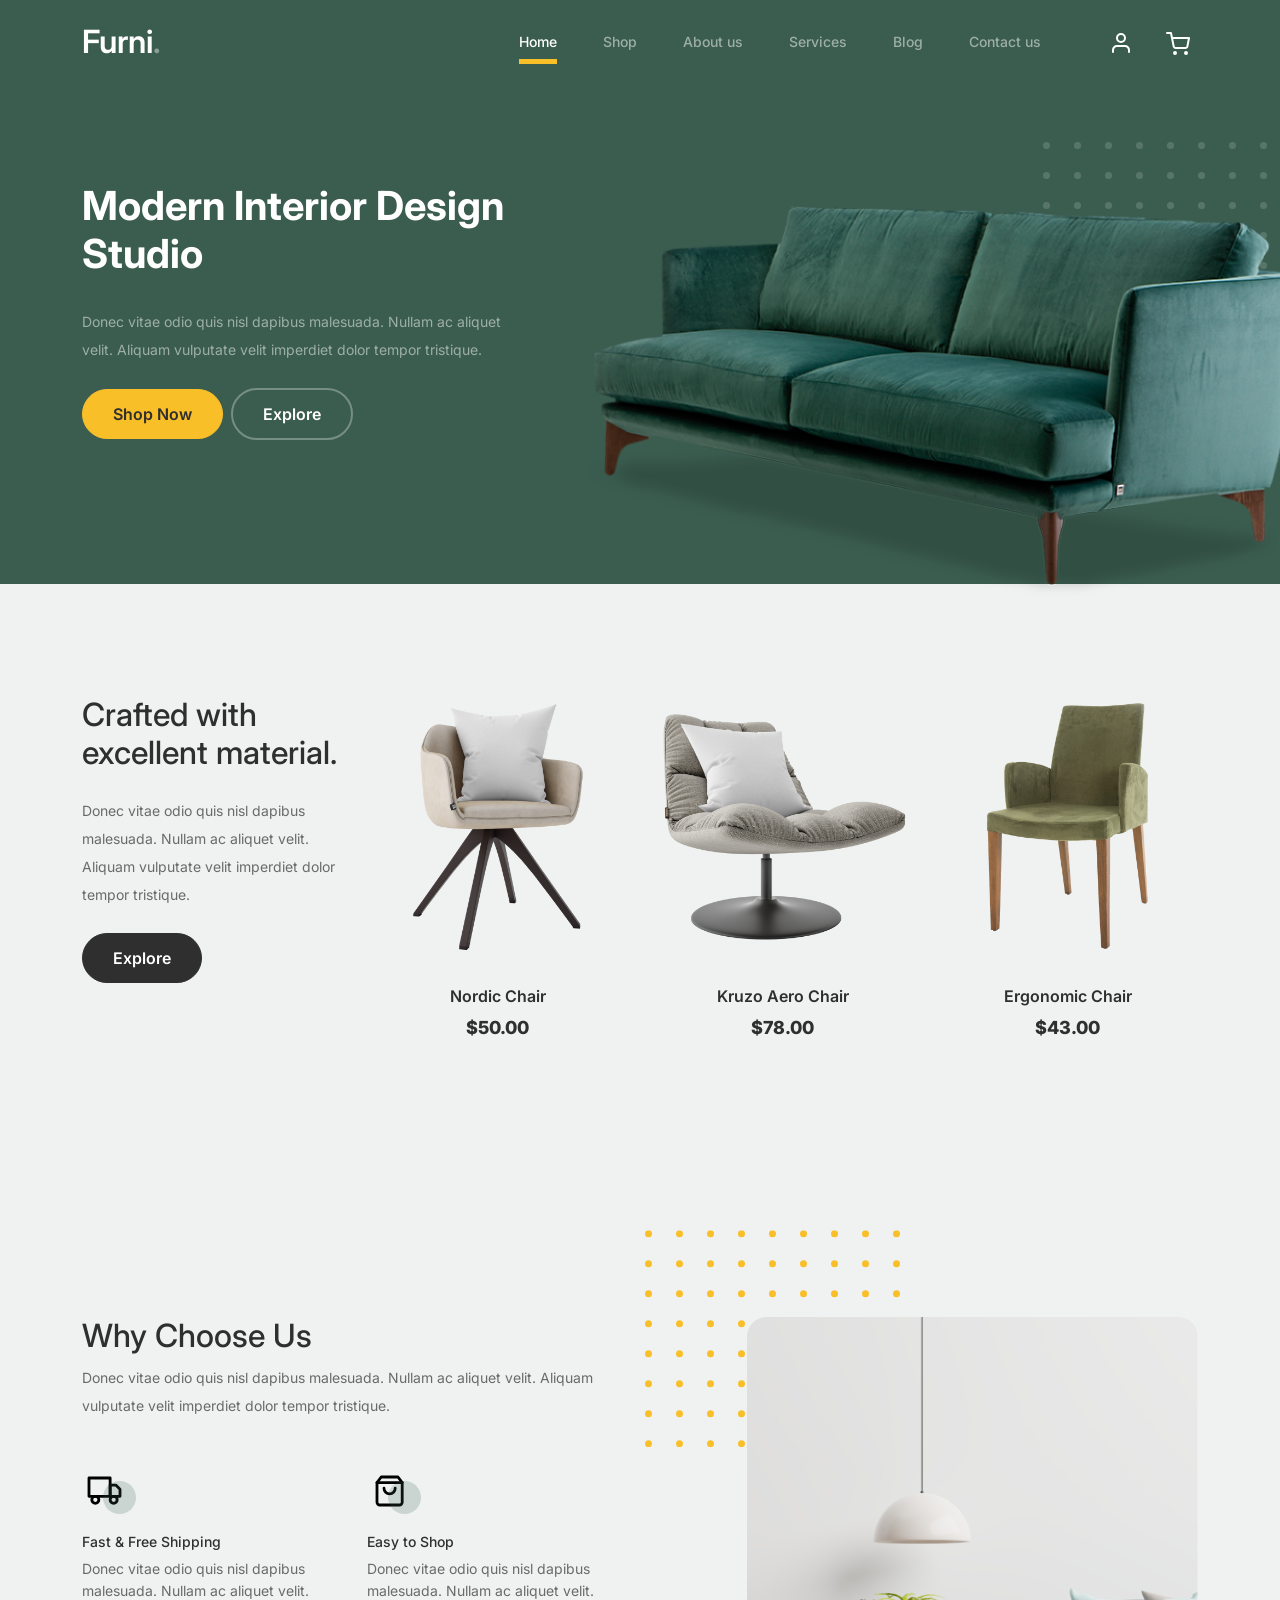
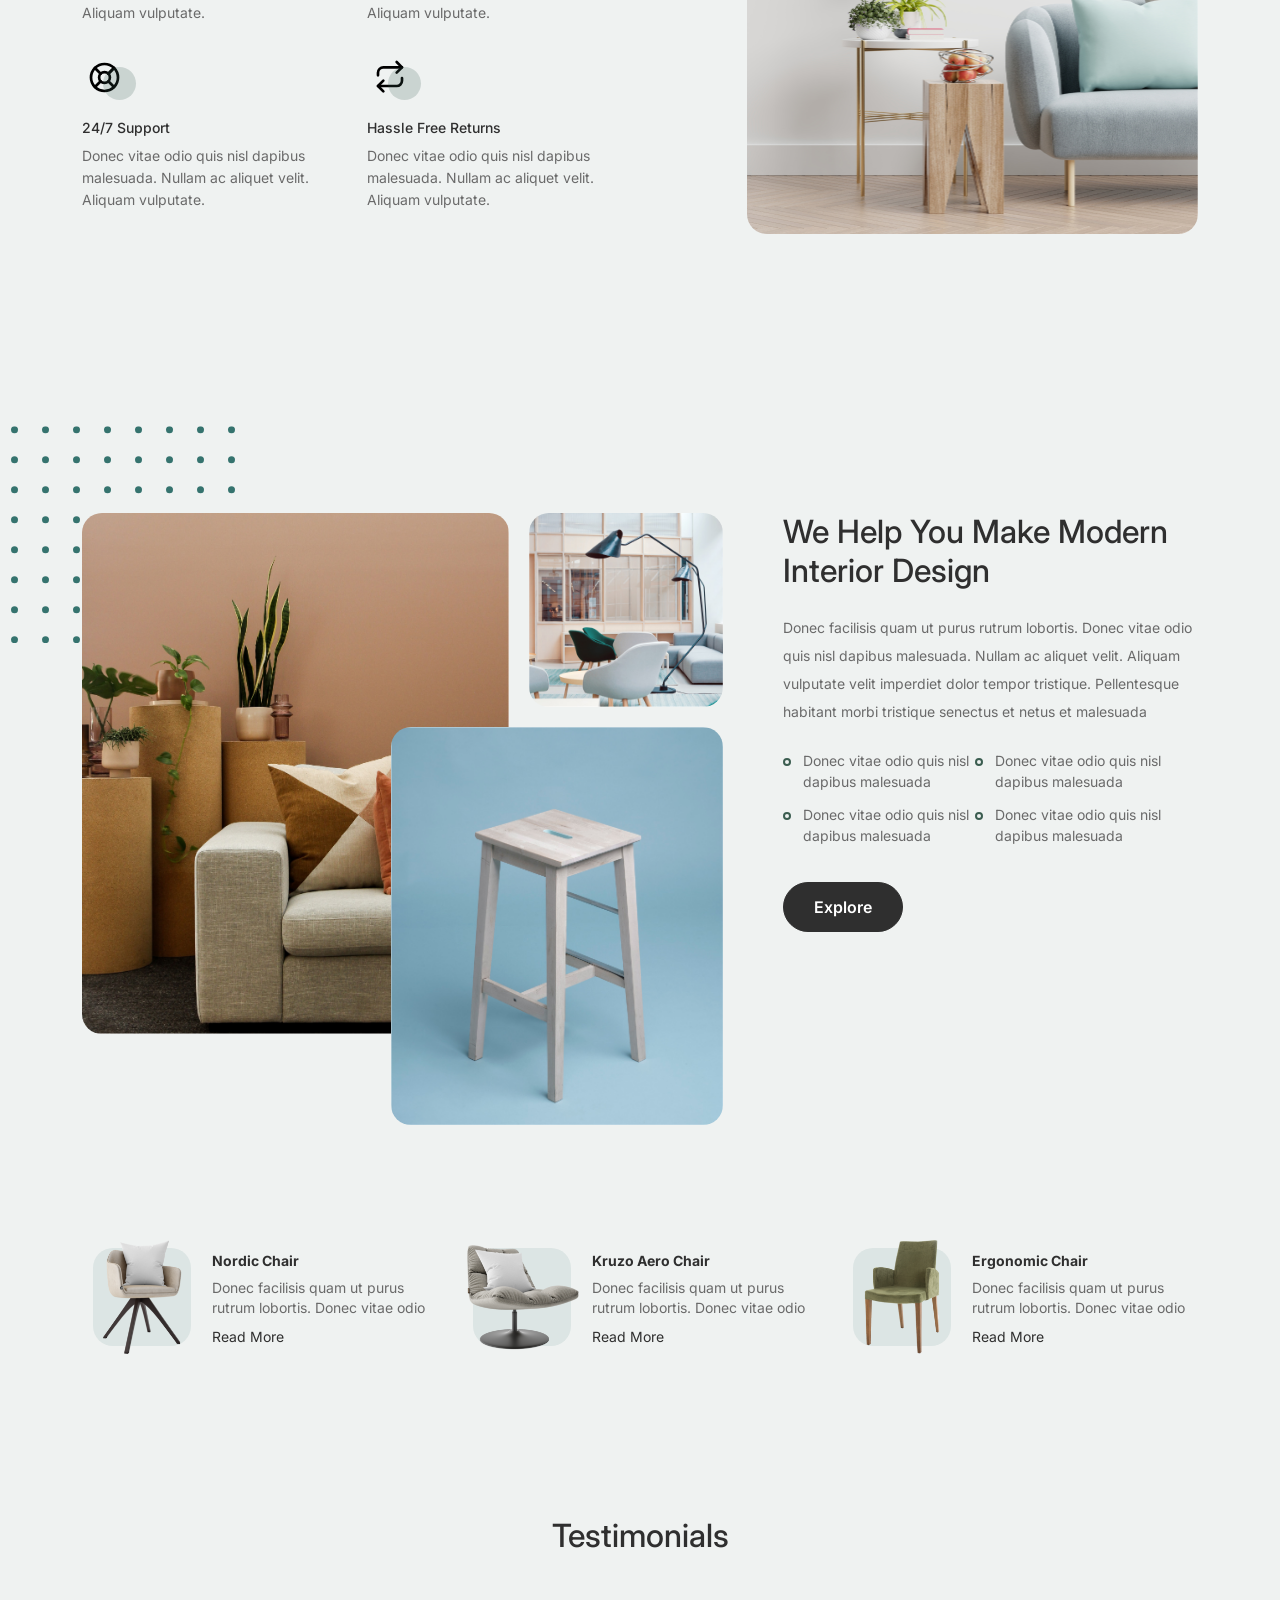
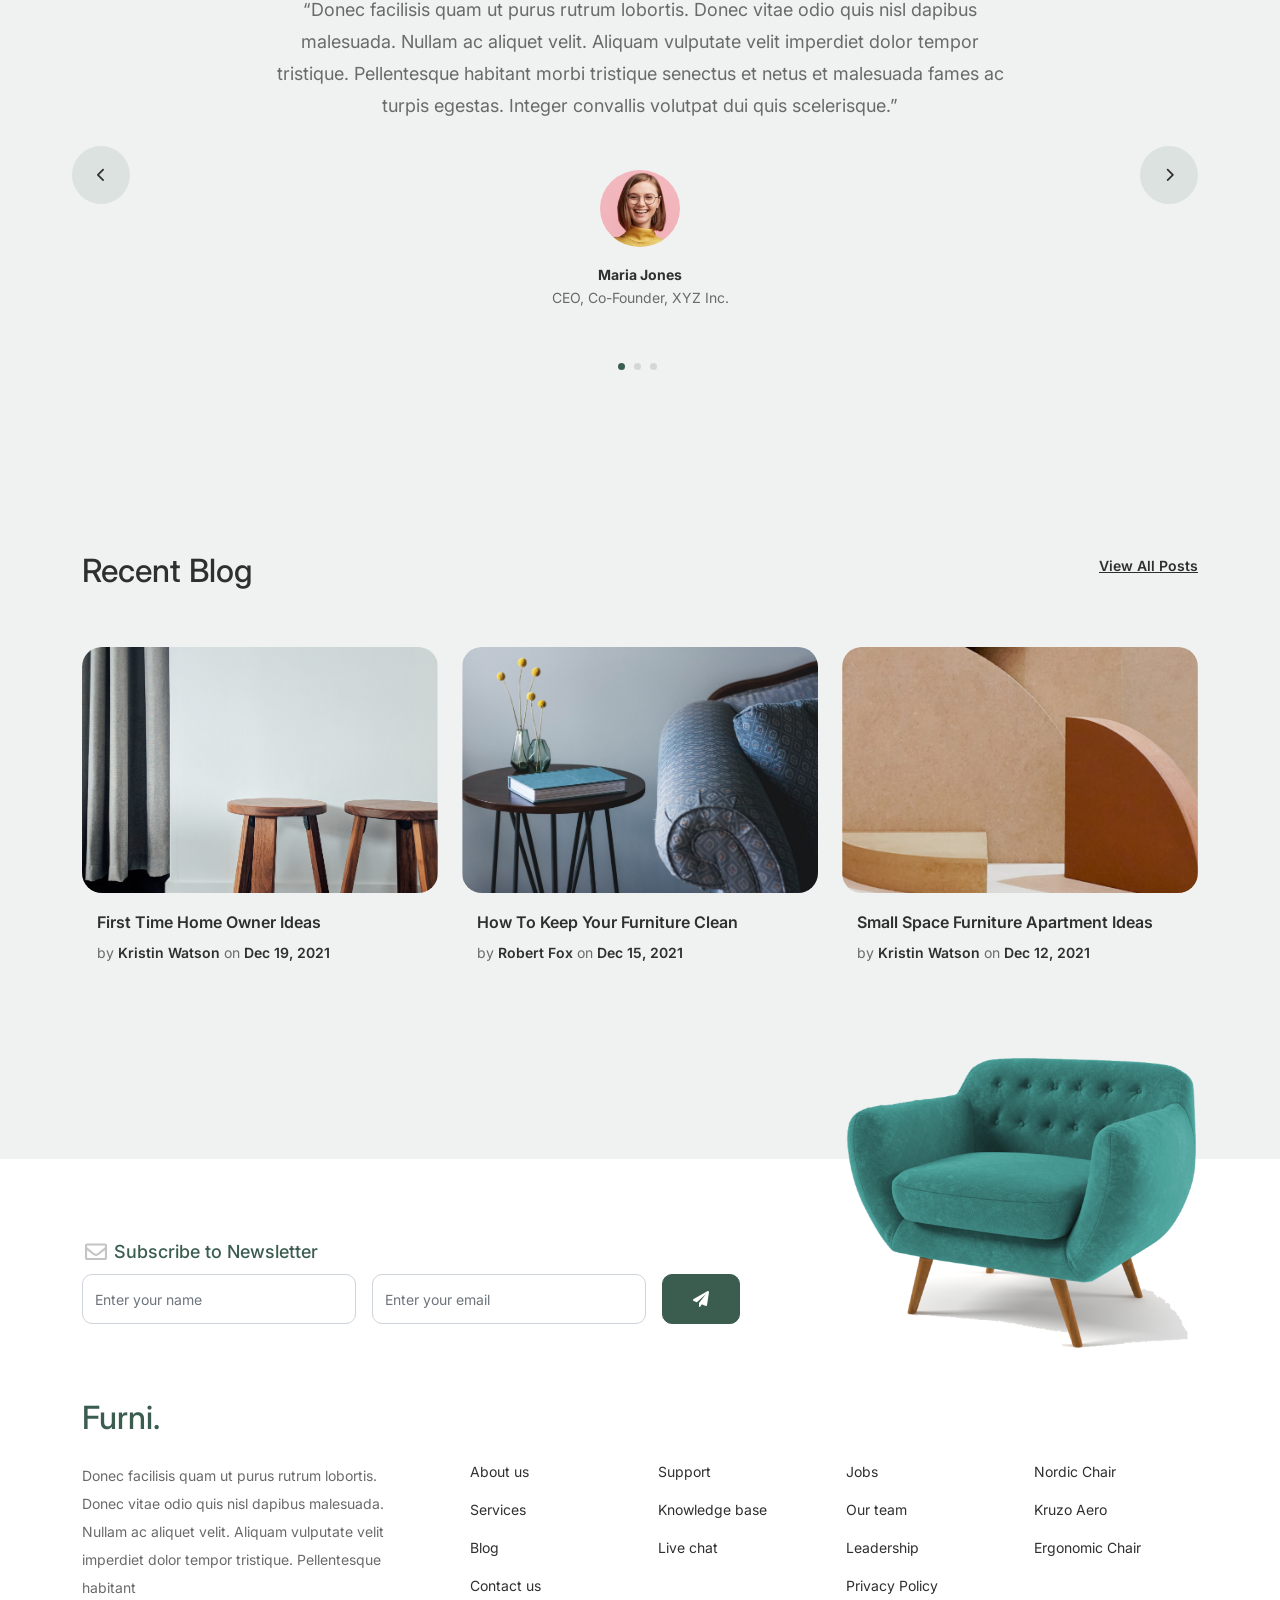
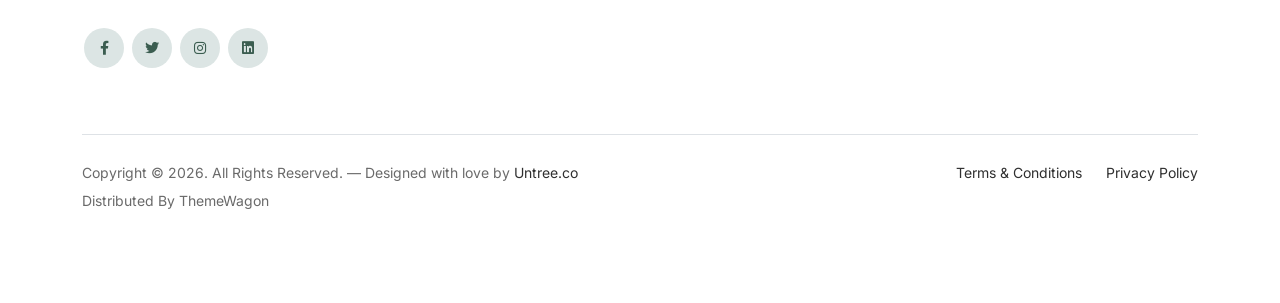
<file: furni-1.0.0/index.html>
<!-- /*
* Bootstrap 5
* Template Name: Furni
* Template Author: Untree.co
* Template URI: https://untree.co/
* License: https://creativecommons.org/licenses/by/3.0/
*/ -->
<!doctype html>
<html lang="en">

<head>
	<meta charset="utf-8">
	<meta name="viewport" content="width=device-width, initial-scale=1, shrink-to-fit=no">
	<meta name="author" content="Untree.co">
	<link rel="shortcut icon" href="favicon.png">

	<meta name="description" content="" />
	<meta name="keywords" content="bootstrap, bootstrap4" />

	<!-- Bootstrap CSS -->
	<link href="css/bootstrap.min.css" rel="stylesheet">
	<link href="https://cdnjs.cloudflare.com/ajax/libs/font-awesome/6.0.0-beta3/css/all.min.css" rel="stylesheet">
	<link href="css/tiny-slider.css" rel="stylesheet">
	<link href="css/style.css" rel="stylesheet">
	<title>Furni Free Bootstrap 5 Template for Furniture and Interior Design Websites by Untree.co </title>
</head>

<body>

	<!-- Start Header/Navigation -->
	<nav class="custom-navbar navbar navbar navbar-expand-md navbar-dark bg-dark" arial-label="Furni navigation bar">

		<div class="container">
			<a class="navbar-brand" href="index.html">Furni<span>.</span></a>

			<button class="navbar-toggler" type="button" data-bs-toggle="collapse" data-bs-target="#navbarsFurni"
				aria-controls="navbarsFurni" aria-expanded="false" aria-label="Toggle navigation">
				<span class="navbar-toggler-icon"></span>
			</button>

			<div class="collapse navbar-collapse" id="navbarsFurni">
				<ul class="custom-navbar-nav navbar-nav ms-auto mb-2 mb-md-0">
					<li class="nav-item active">
						<a class="nav-link" href="index.html">Home</a>
					</li>
					<li><a class="nav-link" href="shop.html">Shop</a></li>
					<li><a class="nav-link" href="about.html">About us</a></li>
					<li><a class="nav-link" href="services.html">Services</a></li>
					<li><a class="nav-link" href="blog.html">Blog</a></li>
					<li><a class="nav-link" href="contact.html">Contact us</a></li>
				</ul>

				<ul class="custom-navbar-cta navbar-nav mb-2 mb-md-0 ms-5">
					<li><a class="nav-link" href="#"><img src="images/user.svg"></a></li>
					<li><a class="nav-link" href="cart.html"><img src="images/cart.svg"></a></li>
				</ul>
			</div>
		</div>

	</nav>
	<!-- End Header/Navigation -->

	<!-- Start Hero Section -->
	<div class="hero">
		<div class="container">
			<div class="row justify-content-between">
				<div class="col-lg-5">
					<div class="intro-excerpt">
						<h1>Modern Interior <span clsas="d-block">Design Studio</span></h1>
						<p class="mb-4">Donec vitae odio quis nisl dapibus malesuada. Nullam ac aliquet velit. Aliquam
							vulputate velit imperdiet dolor tempor tristique.</p>
						<p><a href="" class="btn btn-secondary me-2">Shop Now</a><a href="#"
								class="btn btn-white-outline">Explore</a></p>
					</div>
				</div>
				<div class="col-lg-7">
					<div class="hero-img-wrap">
						<img src="images/couch.png" class="img-fluid">
					</div>
				</div>
			</div>
		</div>
	</div>
	<!-- End Hero Section -->

	<!-- Start Product Section -->
	<div class="product-section">
		<div class="container">
			<div class="row">

				<!-- Start Column 1 -->
				<div class="col-md-12 col-lg-3 mb-5 mb-lg-0">
					<h2 class="mb-4 section-title">Crafted with excellent material.</h2>
					<p class="mb-4">Donec vitae odio quis nisl dapibus malesuada. Nullam ac aliquet velit. Aliquam
						vulputate velit imperdiet dolor tempor tristique. </p>
					<p><a href="shop.html" class="btn">Explore</a></p>
				</div>
				<!-- End Column 1 -->

				<!-- Start Column 2 -->
				<div class="col-12 col-md-4 col-lg-3 mb-5 mb-md-0">
					<a class="product-item" href="cart.html">
						<img src="images/product-1.png" class="img-fluid product-thumbnail">
						<h3 class="product-title">Nordic Chair</h3>
						<strong class="product-price">$50.00</strong>

						<span class="icon-cross">
							<img src="images/cross.svg" class="img-fluid">
						</span>
					</a>
				</div>
				<!-- End Column 2 -->

				<!-- Start Column 3 -->
				<div class="col-12 col-md-4 col-lg-3 mb-5 mb-md-0">
					<a class="product-item" href="cart.html">
						<img src="images/product-2.png" class="img-fluid product-thumbnail">
						<h3 class="product-title">Kruzo Aero Chair</h3>
						<strong class="product-price">$78.00</strong>

						<span class="icon-cross">
							<img src="images/cross.svg" class="img-fluid">
						</span>
					</a>
				</div>
				<!-- End Column 3 -->

				<!-- Start Column 4 -->
				<div class="col-12 col-md-4 col-lg-3 mb-5 mb-md-0">
					<a class="product-item" href="cart.html">
						<img src="images/product-3.png" class="img-fluid product-thumbnail">
						<h3 class="product-title">Ergonomic Chair</h3>
						<strong class="product-price">$43.00</strong>

						<span class="icon-cross">
							<img src="images/cross.svg" class="img-fluid">
						</span>
					</a>
				</div>
				<!-- End Column 4 -->

			</div>
		</div>
	</div>
	<!-- End Product Section -->

	<!-- Start Why Choose Us Section -->
	<div class="why-choose-section">
		<div class="container">
			<div class="row justify-content-between">
				<div class="col-lg-6">
					<h2 class="section-title">Why Choose Us</h2>
					<p>Donec vitae odio quis nisl dapibus malesuada. Nullam ac aliquet velit. Aliquam vulputate velit
						imperdiet dolor tempor tristique.</p>

					<div class="row my-5">
						<div class="col-6 col-md-6">
							<div class="feature">
								<div class="icon">
									<img src="images/truck.svg" alt="Image" class="imf-fluid">
								</div>
								<h3>Fast &amp; Free Shipping</h3>
								<p>Donec vitae odio quis nisl dapibus malesuada. Nullam ac aliquet velit. Aliquam
									vulputate.</p>
							</div>
						</div>

						<div class="col-6 col-md-6">
							<div class="feature">
								<div class="icon">
									<img src="images/bag.svg" alt="Image" class="imf-fluid">
								</div>
								<h3>Easy to Shop</h3>
								<p>Donec vitae odio quis nisl dapibus malesuada. Nullam ac aliquet velit. Aliquam
									vulputate.</p>
							</div>
						</div>

						<div class="col-6 col-md-6">
							<div class="feature">
								<div class="icon">
									<img src="images/support.svg" alt="Image" class="imf-fluid">
								</div>
								<h3>24/7 Support</h3>
								<p>Donec vitae odio quis nisl dapibus malesuada. Nullam ac aliquet velit. Aliquam
									vulputate.</p>
							</div>
						</div>

						<div class="col-6 col-md-6">
							<div class="feature">
								<div class="icon">
									<img src="images/return.svg" alt="Image" class="imf-fluid">
								</div>
								<h3>Hassle Free Returns</h3>
								<p>Donec vitae odio quis nisl dapibus malesuada. Nullam ac aliquet velit. Aliquam
									vulputate.</p>
							</div>
						</div>

					</div>
				</div>

				<div class="col-lg-5">
					<div class="img-wrap">
						<img src="images/why-choose-us-img.jpg" alt="Image" class="img-fluid">
					</div>
				</div>

			</div>
		</div>
	</div>
	<!-- End Why Choose Us Section -->

	<!-- Start We Help Section -->
	<div class="we-help-section">
		<div class="container">
			<div class="row justify-content-between">
				<div class="col-lg-7 mb-5 mb-lg-0">
					<div class="imgs-grid">
						<div class="grid grid-1"><img src="images/img-grid-1.jpg" alt="Untree.co"></div>
						<div class="grid grid-2"><img src="images/img-grid-2.jpg" alt="Untree.co"></div>
						<div class="grid grid-3"><img src="images/img-grid-3.jpg" alt="Untree.co"></div>
					</div>
				</div>
				<div class="col-lg-5 ps-lg-5">
					<h2 class="section-title mb-4">We Help You Make Modern Interior Design</h2>
					<p>Donec facilisis quam ut purus rutrum lobortis. Donec vitae odio quis nisl dapibus malesuada.
						Nullam ac aliquet velit. Aliquam vulputate velit imperdiet dolor tempor tristique. Pellentesque
						habitant morbi tristique senectus et netus et malesuada</p>

					<ul class="list-unstyled custom-list my-4">
						<li>Donec vitae odio quis nisl dapibus malesuada</li>
						<li>Donec vitae odio quis nisl dapibus malesuada</li>
						<li>Donec vitae odio quis nisl dapibus malesuada</li>
						<li>Donec vitae odio quis nisl dapibus malesuada</li>
					</ul>
					<p><a herf="#" class="btn">Explore</a></p>
				</div>
			</div>
		</div>
	</div>
	<!-- End We Help Section -->

	<!-- Start Popular Product -->
	<div class="popular-product">
		<div class="container">
			<div class="row">

				<div class="col-12 col-md-6 col-lg-4 mb-4 mb-lg-0">
					<div class="product-item-sm d-flex">
						<div class="thumbnail">
							<img src="images/product-1.png" alt="Image" class="img-fluid">
						</div>
						<div class="pt-3">
							<h3>Nordic Chair</h3>
							<p>Donec facilisis quam ut purus rutrum lobortis. Donec vitae odio </p>
							<p><a href="#">Read More</a></p>
						</div>
					</div>
				</div>

				<div class="col-12 col-md-6 col-lg-4 mb-4 mb-lg-0">
					<div class="product-item-sm d-flex">
						<div class="thumbnail">
							<img src="images/product-2.png" alt="Image" class="img-fluid">
						</div>
						<div class="pt-3">
							<h3>Kruzo Aero Chair</h3>
							<p>Donec facilisis quam ut purus rutrum lobortis. Donec vitae odio </p>
							<p><a href="#">Read More</a></p>
						</div>
					</div>
				</div>

				<div class="col-12 col-md-6 col-lg-4 mb-4 mb-lg-0">
					<div class="product-item-sm d-flex">
						<div class="thumbnail">
							<img src="images/product-3.png" alt="Image" class="img-fluid">
						</div>
						<div class="pt-3">
							<h3>Ergonomic Chair</h3>
							<p>Donec facilisis quam ut purus rutrum lobortis. Donec vitae odio </p>
							<p><a href="#">Read More</a></p>
						</div>
					</div>
				</div>

			</div>
		</div>
	</div>
	<!-- End Popular Product -->

	<!-- Start Testimonial Slider -->
	<div class="testimonial-section">
		<div class="container">
			<div class="row">
				<div class="col-lg-7 mx-auto text-center">
					<h2 class="section-title">Testimonials</h2>
				</div>
			</div>

			<div class="row justify-content-center">
				<div class="col-lg-12">
					<div class="testimonial-slider-wrap text-center">

						<div id="testimonial-nav">
							<span class="prev" data-controls="prev"><span class="fa fa-chevron-left"></span></span>
							<span class="next" data-controls="next"><span class="fa fa-chevron-right"></span></span>
						</div>

						<div class="testimonial-slider">

							<div class="item">
								<div class="row justify-content-center">
									<div class="col-lg-8 mx-auto">

										<div class="testimonial-block text-center">
											<blockquote class="mb-5">
												<p>&ldquo;Donec facilisis quam ut purus rutrum lobortis. Donec vitae
													odio quis nisl dapibus malesuada. Nullam ac aliquet velit. Aliquam
													vulputate velit imperdiet dolor tempor tristique. Pellentesque
													habitant morbi tristique senectus et netus et malesuada fames ac
													turpis egestas. Integer convallis volutpat dui quis
													scelerisque.&rdquo;</p>
											</blockquote>

											<div class="author-info">
												<div class="author-pic">
													<img src="images/person-1.png" alt="Maria Jones" class="img-fluid">
												</div>
												<h3 class="font-weight-bold">Maria Jones</h3>
												<span class="position d-block mb-3">CEO, Co-Founder, XYZ Inc.</span>
											</div>
										</div>

									</div>
								</div>
							</div>
							<!-- END item -->

							<div class="item">
								<div class="row justify-content-center">
									<div class="col-lg-8 mx-auto">

										<div class="testimonial-block text-center">
											<blockquote class="mb-5">
												<p>&ldquo;Donec facilisis quam ut purus rutrum lobortis. Donec vitae
													odio quis nisl dapibus malesuada. Nullam ac aliquet velit. Aliquam
													vulputate velit imperdiet dolor tempor tristique. Pellentesque
													habitant morbi tristique senectus et netus et malesuada fames ac
													turpis egestas. Integer convallis volutpat dui quis
													scelerisque.&rdquo;</p>
											</blockquote>

											<div class="author-info">
												<div class="author-pic">
													<img src="images/person-1.png" alt="Maria Jones" class="img-fluid">
												</div>
												<h3 class="font-weight-bold">Maria Jones</h3>
												<span class="position d-block mb-3">CEO, Co-Founder, XYZ Inc.</span>
											</div>
										</div>

									</div>
								</div>
							</div>
							<!-- END item -->

							<div class="item">
								<div class="row justify-content-center">
									<div class="col-lg-8 mx-auto">

										<div class="testimonial-block text-center">
											<blockquote class="mb-5">
												<p>&ldquo;Donec facilisis quam ut purus rutrum lobortis. Donec vitae
													odio quis nisl dapibus malesuada. Nullam ac aliquet velit. Aliquam
													vulputate velit imperdiet dolor tempor tristique. Pellentesque
													habitant morbi tristique senectus et netus et malesuada fames ac
													turpis egestas. Integer convallis volutpat dui quis
													scelerisque.&rdquo;</p>
											</blockquote>

											<div class="author-info">
												<div class="author-pic">
													<img src="images/person-1.png" alt="Maria Jones" class="img-fluid">
												</div>
												<h3 class="font-weight-bold">Maria Jones</h3>
												<span class="position d-block mb-3">CEO, Co-Founder, XYZ Inc.</span>
											</div>
										</div>

									</div>
								</div>
							</div>
							<!-- END item -->

						</div>

					</div>
				</div>
			</div>
		</div>
	</div>
	<!-- End Testimonial Slider -->

	<!-- Start Blog Section -->
	<div class="blog-section">
		<div class="container">
			<div class="row mb-5">
				<div class="col-md-6">
					<h2 class="section-title">Recent Blog</h2>
				</div>
				<div class="col-md-6 text-start text-md-end">
					<a href="#" class="more">View All Posts</a>
				</div>
			</div>

			<div class="row">

				<div class="col-12 col-sm-6 col-md-4 mb-4 mb-md-0">
					<div class="post-entry">
						<a href="#" class="post-thumbnail"><img src="images/post-1.jpg" alt="Image"
								class="img-fluid"></a>
						<div class="post-content-entry">
							<h3><a href="#">First Time Home Owner Ideas</a></h3>
							<div class="meta">
								<span>by <a href="#">Kristin Watson</a></span> <span>on <a href="#">Dec 19,
										2021</a></span>
							</div>
						</div>
					</div>
				</div>

				<div class="col-12 col-sm-6 col-md-4 mb-4 mb-md-0">
					<div class="post-entry">
						<a href="#" class="post-thumbnail"><img src="images/post-2.jpg" alt="Image"
								class="img-fluid"></a>
						<div class="post-content-entry">
							<h3><a href="#">How To Keep Your Furniture Clean</a></h3>
							<div class="meta">
								<span>by <a href="#">Robert Fox</a></span> <span>on <a href="#">Dec 15, 2021</a></span>
							</div>
						</div>
					</div>
				</div>

				<div class="col-12 col-sm-6 col-md-4 mb-4 mb-md-0">
					<div class="post-entry">
						<a href="#" class="post-thumbnail"><img src="images/post-3.jpg" alt="Image"
								class="img-fluid"></a>
						<div class="post-content-entry">
							<h3><a href="#">Small Space Furniture Apartment Ideas</a></h3>
							<div class="meta">
								<span>by <a href="#">Kristin Watson</a></span> <span>on <a href="#">Dec 12,
										2021</a></span>
							</div>
						</div>
					</div>
				</div>

			</div>
		</div>
	</div>
	<!-- End Blog Section -->

	<!-- Start Footer Section -->
	<footer class="footer-section">
		<div class="container relative">

			<div class="sofa-img">
				<img src="images/sofa.png" alt="Image" class="img-fluid">
			</div>

			<div class="row">
				<div class="col-lg-8">
					<div class="subscription-form">
						<h3 class="d-flex align-items-center"><span class="me-1"><img src="images/envelope-outline.svg"
									alt="Image" class="img-fluid"></span><span>Subscribe to Newsletter</span></h3>

						<form action="#" class="row g-3">
							<div class="col-auto">
								<input type="text" class="form-control" placeholder="Enter your name">
							</div>
							<div class="col-auto">
								<input type="email" class="form-control" placeholder="Enter your email">
							</div>
							<div class="col-auto">
								<button class="btn btn-primary">
									<span class="fa fa-paper-plane"></span>
								</button>
							</div>
						</form>

					</div>
				</div>
			</div>

			<div class="row g-5 mb-5">
				<div class="col-lg-4">
					<div class="mb-4 footer-logo-wrap"><a href="#" class="footer-logo">Furni<span>.</span></a></div>
					<p class="mb-4">Donec facilisis quam ut purus rutrum lobortis. Donec vitae odio quis nisl dapibus
						malesuada. Nullam ac aliquet velit. Aliquam vulputate velit imperdiet dolor tempor tristique.
						Pellentesque habitant</p>

					<ul class="list-unstyled custom-social">
						<li><a href="#"><span class="fa fa-brands fa-facebook-f"></span></a></li>
						<li><a href="#"><span class="fa fa-brands fa-twitter"></span></a></li>
						<li><a href="#"><span class="fa fa-brands fa-instagram"></span></a></li>
						<li><a href="#"><span class="fa fa-brands fa-linkedin"></span></a></li>
					</ul>
				</div>

				<div class="col-lg-8">
					<div class="row links-wrap">
						<div class="col-6 col-sm-6 col-md-3">
							<ul class="list-unstyled">
								<li><a href="#">About us</a></li>
								<li><a href="#">Services</a></li>
								<li><a href="#">Blog</a></li>
								<li><a href="#">Contact us</a></li>
							</ul>
						</div>

						<div class="col-6 col-sm-6 col-md-3">
							<ul class="list-unstyled">
								<li><a href="#">Support</a></li>
								<li><a href="#">Knowledge base</a></li>
								<li><a href="#">Live chat</a></li>
							</ul>
						</div>

						<div class="col-6 col-sm-6 col-md-3">
							<ul class="list-unstyled">
								<li><a href="#">Jobs</a></li>
								<li><a href="#">Our team</a></li>
								<li><a href="#">Leadership</a></li>
								<li><a href="#">Privacy Policy</a></li>
							</ul>
						</div>

						<div class="col-6 col-sm-6 col-md-3">
							<ul class="list-unstyled">
								<li><a href="#">Nordic Chair</a></li>
								<li><a href="#">Kruzo Aero</a></li>
								<li><a href="#">Ergonomic Chair</a></li>
							</ul>
						</div>
					</div>
				</div>

			</div>

			<div class="border-top copyright">
				<div class="row pt-4">
					<div class="col-lg-6">
						<p class="mb-2 text-center text-lg-start">Copyright &copy;
							<script>document.write(new Date().getFullYear());</script>. All Rights Reserved. &mdash;
							Designed with love by <a href="https://untree.co">Untree.co</a> Distributed By <a
								hreff="https://themewagon.com">ThemeWagon</a>
							<!-- License information: https://untree.co/license/ -->
						</p>
					</div>

					<div class="col-lg-6 text-center text-lg-end">
						<ul class="list-unstyled d-inline-flex ms-auto">
							<li class="me-4"><a href="#">Terms &amp; Conditions</a></li>
							<li><a href="#">Privacy Policy</a></li>
						</ul>
					</div>

				</div>
			</div>

		</div>
	</footer>
	<!-- End Footer Section -->


	<script src="js/bootstrap.bundle.min.js"></script>
	<script src="js/tiny-slider.js"></script>
	<script src="js/custom.js"></script>
</body>

</html>
</file>
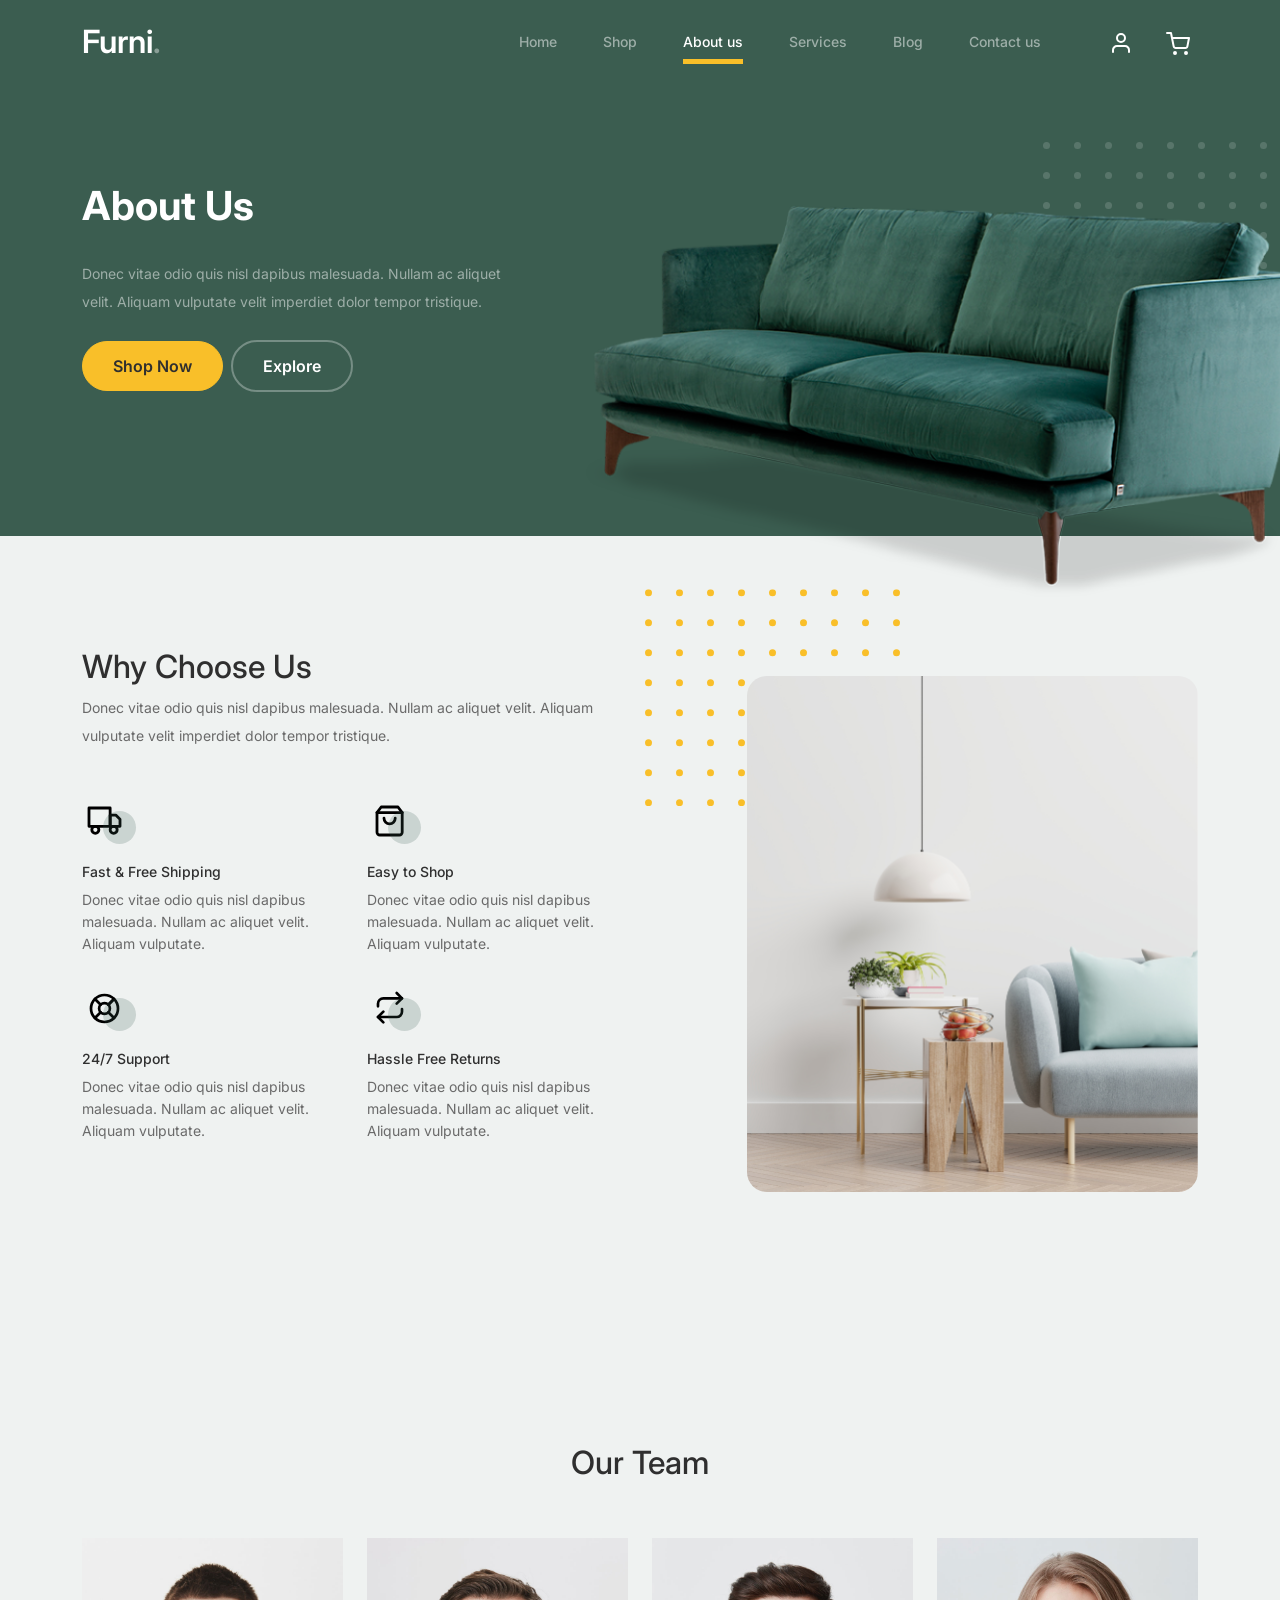
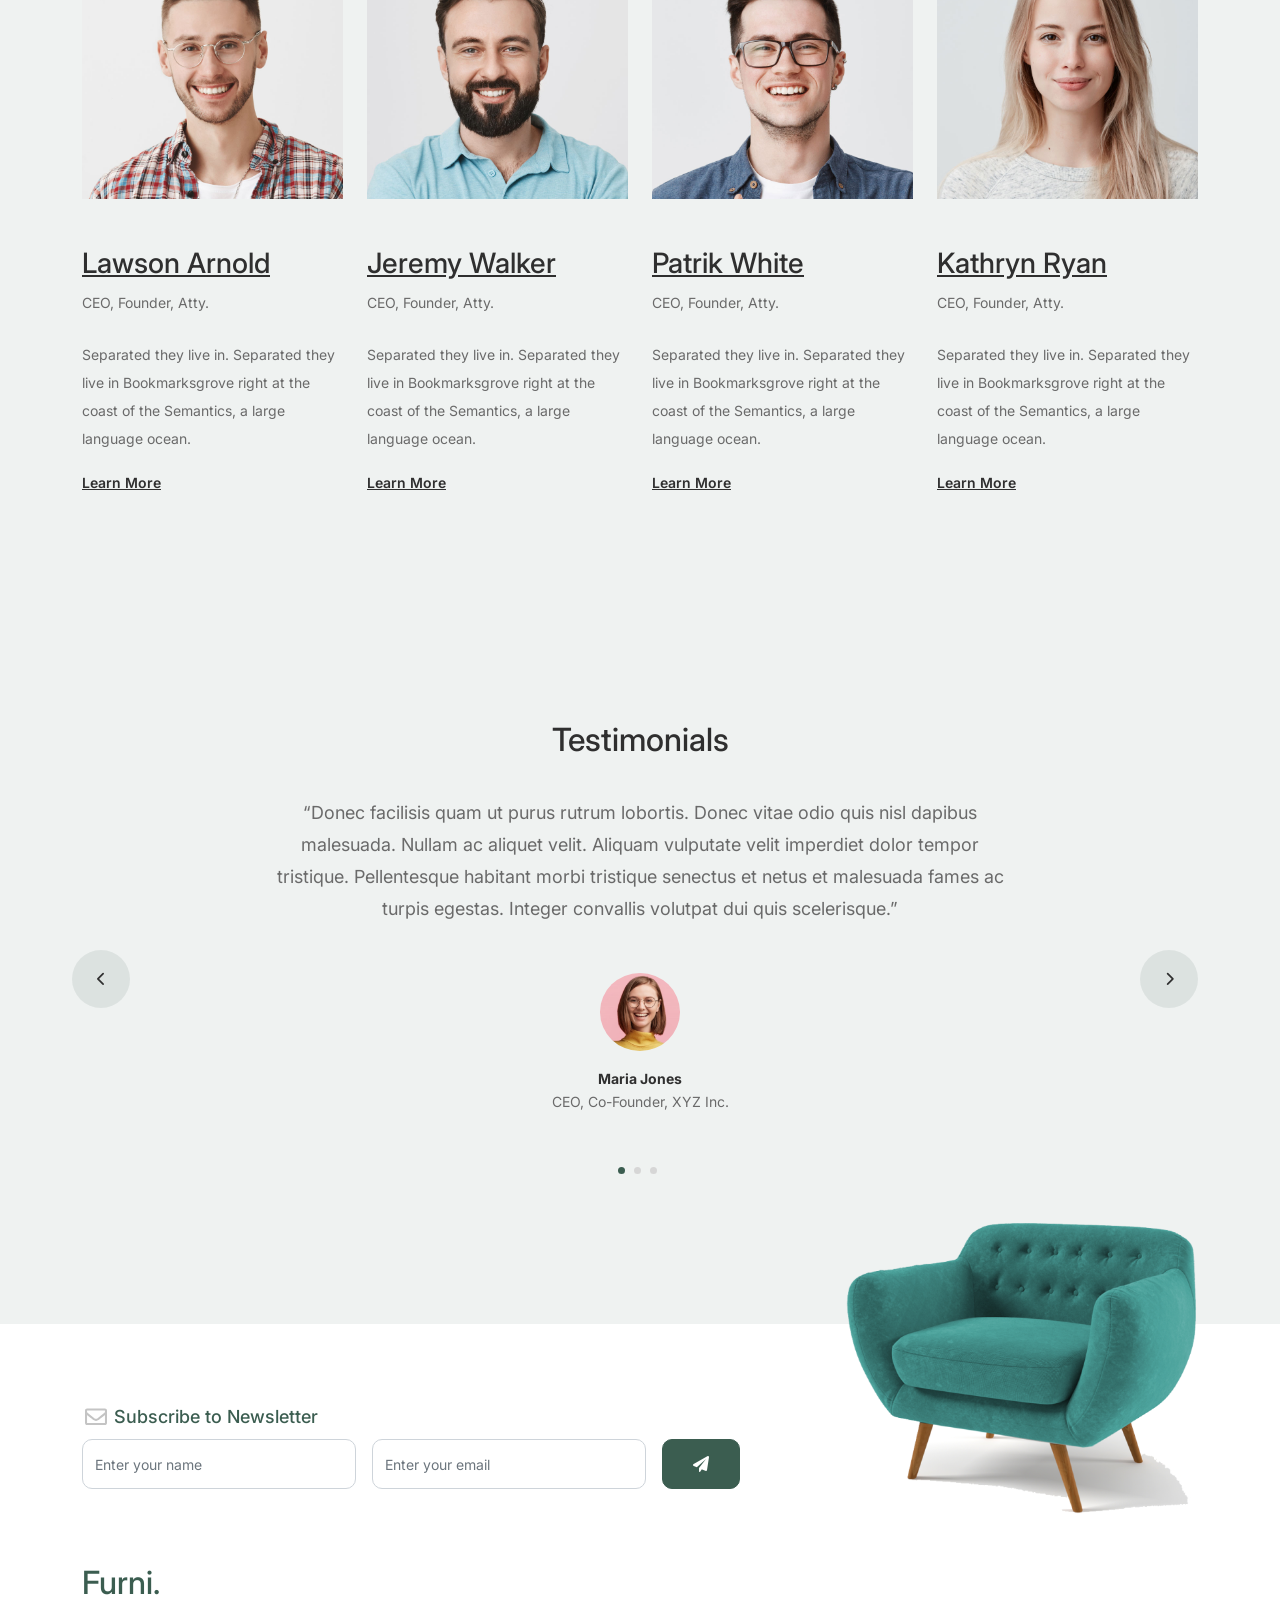
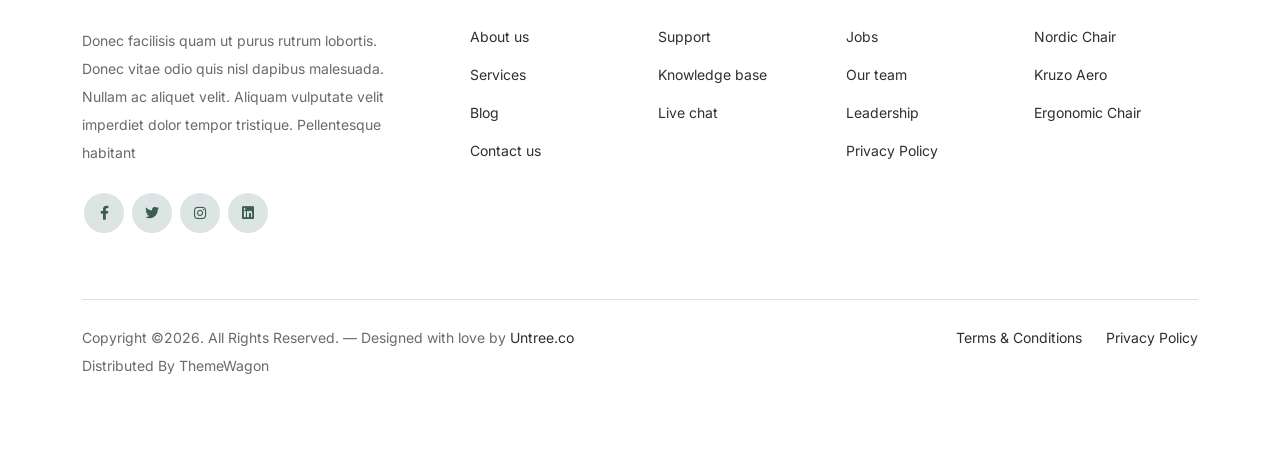
<file: furni-1.0.0/about.html>
<!-- /*
* Bootstrap 5
* Template Name: Furni
* Template Author: Untree.co
* Template URI: https://untree.co/
* License: https://creativecommons.org/licenses/by/3.0/
*/ -->
<!doctype html>
<html lang="en">
<head>
  <meta charset="utf-8">
  <meta name="viewport" content="width=device-width, initial-scale=1, shrink-to-fit=no">
  <meta name="author" content="Untree.co">
  <link rel="shortcut icon" href="favicon.png">

  <meta name="description" content="" />
  <meta name="keywords" content="bootstrap, bootstrap4" />

		<!-- Bootstrap CSS -->
		<link href="css/bootstrap.min.css" rel="stylesheet">
		<link href="https://cdnjs.cloudflare.com/ajax/libs/font-awesome/6.0.0-beta3/css/all.min.css" rel="stylesheet">
		<link href="css/tiny-slider.css" rel="stylesheet">
		<link href="css/style.css" rel="stylesheet">
		<title>Furni Free Bootstrap 5 Template for Furniture and Interior Design Websites by Untree.co </title>
	</head>

	<body>

		<!-- Start Header/Navigation -->
		<nav class="custom-navbar navbar navbar navbar-expand-md navbar-dark bg-dark" arial-label="Furni navigation bar">

			<div class="container">
				<a class="navbar-brand" href="index.html">Furni<span>.</span></a>

				<button class="navbar-toggler" type="button" data-bs-toggle="collapse" data-bs-target="#navbarsFurni" aria-controls="navbarsFurni" aria-expanded="false" aria-label="Toggle navigation">
					<span class="navbar-toggler-icon"></span>
				</button>

				<div class="collapse navbar-collapse" id="navbarsFurni">
					<ul class="custom-navbar-nav navbar-nav ms-auto mb-2 mb-md-0">
						<li class="nav-item ">
							<a class="nav-link" href="index.html">Home</a>
						</li>
						<li><a class="nav-link" href="shop.html">Shop</a></li>
						<li class="active"><a class="nav-link" href="about.html">About us</a></li>
						<li><a class="nav-link" href="services.html">Services</a></li>
						<li><a class="nav-link" href="blog.html">Blog</a></li>
						<li><a class="nav-link" href="contact.html">Contact us</a></li>
					</ul>

					<ul class="custom-navbar-cta navbar-nav mb-2 mb-md-0 ms-5">
						<li><a class="nav-link" href="#"><img src="images/user.svg"></a></li>
						<li><a class="nav-link" href="cart.html"><img src="images/cart.svg"></a></li>
					</ul>
				</div>
			</div>
				
		</nav>
		<!-- End Header/Navigation -->

		<!-- Start Hero Section -->
			<div class="hero">
				<div class="container">
					<div class="row justify-content-between">
						<div class="col-lg-5">
							<div class="intro-excerpt">
								<h1>About Us</h1>
								<p class="mb-4">Donec vitae odio quis nisl dapibus malesuada. Nullam ac aliquet velit. Aliquam vulputate velit imperdiet dolor tempor tristique.</p>
								<p><a href="" class="btn btn-secondary me-2">Shop Now</a><a href="#" class="btn btn-white-outline">Explore</a></p>
							</div>
						</div>
						<div class="col-lg-7">
							<div class="hero-img-wrap">
								<img src="images/couch.png" class="img-fluid">
							</div>
						</div>
					</div>
				</div>
			</div>
		<!-- End Hero Section -->

		

		<!-- Start Why Choose Us Section -->
		<div class="why-choose-section">
			<div class="container">
				<div class="row justify-content-between align-items-center">
					<div class="col-lg-6">
						<h2 class="section-title">Why Choose Us</h2>
						<p>Donec vitae odio quis nisl dapibus malesuada. Nullam ac aliquet velit. Aliquam vulputate velit imperdiet dolor tempor tristique.</p>

						<div class="row my-5">
							<div class="col-6 col-md-6">
								<div class="feature">
									<div class="icon">
										<img src="images/truck.svg" alt="Image" class="imf-fluid">
									</div>
									<h3>Fast &amp; Free Shipping</h3>
									<p>Donec vitae odio quis nisl dapibus malesuada. Nullam ac aliquet velit. Aliquam vulputate.</p>
								</div>
							</div>

							<div class="col-6 col-md-6">
								<div class="feature">
									<div class="icon">
										<img src="images/bag.svg" alt="Image" class="imf-fluid">
									</div>
									<h3>Easy to Shop</h3>
									<p>Donec vitae odio quis nisl dapibus malesuada. Nullam ac aliquet velit. Aliquam vulputate.</p>
								</div>
							</div>

							<div class="col-6 col-md-6">
								<div class="feature">
									<div class="icon">
										<img src="images/support.svg" alt="Image" class="imf-fluid">
									</div>
									<h3>24/7 Support</h3>
									<p>Donec vitae odio quis nisl dapibus malesuada. Nullam ac aliquet velit. Aliquam vulputate.</p>
								</div>
							</div>

							<div class="col-6 col-md-6">
								<div class="feature">
									<div class="icon">
										<img src="images/return.svg" alt="Image" class="imf-fluid">
									</div>
									<h3>Hassle Free Returns</h3>
									<p>Donec vitae odio quis nisl dapibus malesuada. Nullam ac aliquet velit. Aliquam vulputate.</p>
								</div>
							</div>

						</div>
					</div>

					<div class="col-lg-5">
						<div class="img-wrap">
							<img src="images/why-choose-us-img.jpg" alt="Image" class="img-fluid">
						</div>
					</div>

				</div>
			</div>
		</div>
		<!-- End Why Choose Us Section -->

		<!-- Start Team Section -->
		<div class="untree_co-section">
			<div class="container">

				<div class="row mb-5">
					<div class="col-lg-5 mx-auto text-center">
						<h2 class="section-title">Our Team</h2>
					</div>
				</div>

				<div class="row">

					<!-- Start Column 1 -->
					<div class="col-12 col-md-6 col-lg-3 mb-5 mb-md-0">
						<img src="images/person_1.jpg" class="img-fluid mb-5">
						<h3 clas><a href="#"><span class="">Lawson</span> Arnold</a></h3>
            <span class="d-block position mb-4">CEO, Founder, Atty.</span>
            <p>Separated they live in.
            Separated they live in Bookmarksgrove right at the coast of the Semantics, a large language ocean.</p>
            <p class="mb-0"><a href="#" class="more dark">Learn More <span class="icon-arrow_forward"></span></a></p>
					</div> 
					<!-- End Column 1 -->

					<!-- Start Column 2 -->
					<div class="col-12 col-md-6 col-lg-3 mb-5 mb-md-0">
						<img src="images/person_2.jpg" class="img-fluid mb-5">

						<h3 clas><a href="#"><span class="">Jeremy</span> Walker</a></h3>
            <span class="d-block position mb-4">CEO, Founder, Atty.</span>
            <p>Separated they live in.
            Separated they live in Bookmarksgrove right at the coast of the Semantics, a large language ocean.</p>
            <p class="mb-0"><a href="#" class="more dark">Learn More <span class="icon-arrow_forward"></span></a></p>

					</div> 
					<!-- End Column 2 -->

					<!-- Start Column 3 -->
					<div class="col-12 col-md-6 col-lg-3 mb-5 mb-md-0">
						<img src="images/person_3.jpg" class="img-fluid mb-5">
						<h3 clas><a href="#"><span class="">Patrik</span> White</a></h3>
            <span class="d-block position mb-4">CEO, Founder, Atty.</span>
            <p>Separated they live in.
            Separated they live in Bookmarksgrove right at the coast of the Semantics, a large language ocean.</p>
            <p class="mb-0"><a href="#" class="more dark">Learn More <span class="icon-arrow_forward"></span></a></p>
					</div> 
					<!-- End Column 3 -->

					<!-- Start Column 4 -->
					<div class="col-12 col-md-6 col-lg-3 mb-5 mb-md-0">
						<img src="images/person_4.jpg" class="img-fluid mb-5">

						<h3 clas><a href="#"><span class="">Kathryn</span> Ryan</a></h3>
            <span class="d-block position mb-4">CEO, Founder, Atty.</span>
            <p>Separated they live in.
            Separated they live in Bookmarksgrove right at the coast of the Semantics, a large language ocean.</p>
            <p class="mb-0"><a href="#" class="more dark">Learn More <span class="icon-arrow_forward"></span></a></p>

          
					</div> 
					<!-- End Column 4 -->

					

				</div>
			</div>
		</div>
		<!-- End Team Section -->

		

		<!-- Start Testimonial Slider -->
		<div class="testimonial-section before-footer-section">
			<div class="container">
				<div class="row">
					<div class="col-lg-7 mx-auto text-center">
						<h2 class="section-title">Testimonials</h2>
					</div>
				</div>

				<div class="row justify-content-center">
					<div class="col-lg-12">
						<div class="testimonial-slider-wrap text-center">

							<div id="testimonial-nav">
								<span class="prev" data-controls="prev"><span class="fa fa-chevron-left"></span></span>
								<span class="next" data-controls="next"><span class="fa fa-chevron-right"></span></span>
							</div>

							<div class="testimonial-slider">
								
								<div class="item">
									<div class="row justify-content-center">
										<div class="col-lg-8 mx-auto">

											<div class="testimonial-block text-center">
												<blockquote class="mb-5">
													<p>&ldquo;Donec facilisis quam ut purus rutrum lobortis. Donec vitae odio quis nisl dapibus malesuada. Nullam ac aliquet velit. Aliquam vulputate velit imperdiet dolor tempor tristique. Pellentesque habitant morbi tristique senectus et netus et malesuada fames ac turpis egestas. Integer convallis volutpat dui quis scelerisque.&rdquo;</p>
												</blockquote>

												<div class="author-info">
													<div class="author-pic">
														<img src="images/person-1.png" alt="Maria Jones" class="img-fluid">
													</div>
													<h3 class="font-weight-bold">Maria Jones</h3>
													<span class="position d-block mb-3">CEO, Co-Founder, XYZ Inc.</span>
												</div>
											</div>

										</div>
									</div>
								</div> 
								<!-- END item -->

								<div class="item">
									<div class="row justify-content-center">
										<div class="col-lg-8 mx-auto">

											<div class="testimonial-block text-center">
												<blockquote class="mb-5">
													<p>&ldquo;Donec facilisis quam ut purus rutrum lobortis. Donec vitae odio quis nisl dapibus malesuada. Nullam ac aliquet velit. Aliquam vulputate velit imperdiet dolor tempor tristique. Pellentesque habitant morbi tristique senectus et netus et malesuada fames ac turpis egestas. Integer convallis volutpat dui quis scelerisque.&rdquo;</p>
												</blockquote>

												<div class="author-info">
													<div class="author-pic">
														<img src="images/person-1.png" alt="Maria Jones" class="img-fluid">
													</div>
													<h3 class="font-weight-bold">Maria Jones</h3>
													<span class="position d-block mb-3">CEO, Co-Founder, XYZ Inc.</span>
												</div>
											</div>

										</div>
									</div>
								</div> 
								<!-- END item -->

								<div class="item">
									<div class="row justify-content-center">
										<div class="col-lg-8 mx-auto">

											<div class="testimonial-block text-center">
												<blockquote class="mb-5">
													<p>&ldquo;Donec facilisis quam ut purus rutrum lobortis. Donec vitae odio quis nisl dapibus malesuada. Nullam ac aliquet velit. Aliquam vulputate velit imperdiet dolor tempor tristique. Pellentesque habitant morbi tristique senectus et netus et malesuada fames ac turpis egestas. Integer convallis volutpat dui quis scelerisque.&rdquo;</p>
												</blockquote>

												<div class="author-info">
													<div class="author-pic">
														<img src="images/person-1.png" alt="Maria Jones" class="img-fluid">
													</div>
													<h3 class="font-weight-bold">Maria Jones</h3>
													<span class="position d-block mb-3">CEO, Co-Founder, XYZ Inc.</span>
												</div>
											</div>

										</div>
									</div>
								</div> 
								<!-- END item -->

							</div>

						</div>
					</div>
				</div>
			</div>
		</div>
		<!-- End Testimonial Slider -->

		

		<!-- Start Footer Section -->
		<footer class="footer-section">
			<div class="container relative">

				<div class="sofa-img">
					<img src="images/sofa.png" alt="Image" class="img-fluid">
				</div>

				<div class="row">
					<div class="col-lg-8">
						<div class="subscription-form">
							<h3 class="d-flex align-items-center"><span class="me-1"><img src="images/envelope-outline.svg" alt="Image" class="img-fluid"></span><span>Subscribe to Newsletter</span></h3>

							<form action="#" class="row g-3">
								<div class="col-auto">
									<input type="text" class="form-control" placeholder="Enter your name">
								</div>
								<div class="col-auto">
									<input type="email" class="form-control" placeholder="Enter your email">
								</div>
								<div class="col-auto">
									<button class="btn btn-primary">
										<span class="fa fa-paper-plane"></span>
									</button>
								</div>
							</form>

						</div>
					</div>
				</div>

				<div class="row g-5 mb-5">
					<div class="col-lg-4">
						<div class="mb-4 footer-logo-wrap"><a href="#" class="footer-logo">Furni<span>.</span></a></div>
						<p class="mb-4">Donec facilisis quam ut purus rutrum lobortis. Donec vitae odio quis nisl dapibus malesuada. Nullam ac aliquet velit. Aliquam vulputate velit imperdiet dolor tempor tristique. Pellentesque habitant</p>

						<ul class="list-unstyled custom-social">
							<li><a href="#"><span class="fa fa-brands fa-facebook-f"></span></a></li>
							<li><a href="#"><span class="fa fa-brands fa-twitter"></span></a></li>
							<li><a href="#"><span class="fa fa-brands fa-instagram"></span></a></li>
							<li><a href="#"><span class="fa fa-brands fa-linkedin"></span></a></li>
						</ul>
					</div>

					<div class="col-lg-8">
						<div class="row links-wrap">
							<div class="col-6 col-sm-6 col-md-3">
								<ul class="list-unstyled">
									<li><a href="#">About us</a></li>
									<li><a href="#">Services</a></li>
									<li><a href="#">Blog</a></li>
									<li><a href="#">Contact us</a></li>
								</ul>
							</div>

							<div class="col-6 col-sm-6 col-md-3">
								<ul class="list-unstyled">
									<li><a href="#">Support</a></li>
									<li><a href="#">Knowledge base</a></li>
									<li><a href="#">Live chat</a></li>
								</ul>
							</div>

							<div class="col-6 col-sm-6 col-md-3">
								<ul class="list-unstyled">
									<li><a href="#">Jobs</a></li>
									<li><a href="#">Our team</a></li>
									<li><a href="#">Leadership</a></li>
									<li><a href="#">Privacy Policy</a></li>
								</ul>
							</div>

							<div class="col-6 col-sm-6 col-md-3">
								<ul class="list-unstyled">
									<li><a href="#">Nordic Chair</a></li>
									<li><a href="#">Kruzo Aero</a></li>
									<li><a href="#">Ergonomic Chair</a></li>
								</ul>
							</div>
						</div>
					</div>

				</div>

				<div class="border-top copyright">
					<div class="row pt-4">
						<div class="col-lg-6">
							<p class="mb-2 text-center text-lg-start">Copyright &copy;<script>document.write(new Date().getFullYear());</script>. All Rights Reserved. &mdash; Designed with love by <a href="https://untree.co">Untree.co</a> Distributed By <a hreff="https://themewagon.com">ThemeWagon</a>  <!-- License information: https://untree.co/license/ -->
            </p>
						</div>

						<div class="col-lg-6 text-center text-lg-end">
							<ul class="list-unstyled d-inline-flex ms-auto">
								<li class="me-4"><a href="#">Terms &amp; Conditions</a></li>
								<li><a href="#">Privacy Policy</a></li>
							</ul>
						</div>

					</div>
				</div>

			</div>
		</footer>
		<!-- End Footer Section -->	


		<script src="js/bootstrap.bundle.min.js"></script>
		<script src="js/tiny-slider.js"></script>
		<script src="js/custom.js"></script>
	</body>

</html>
</file>
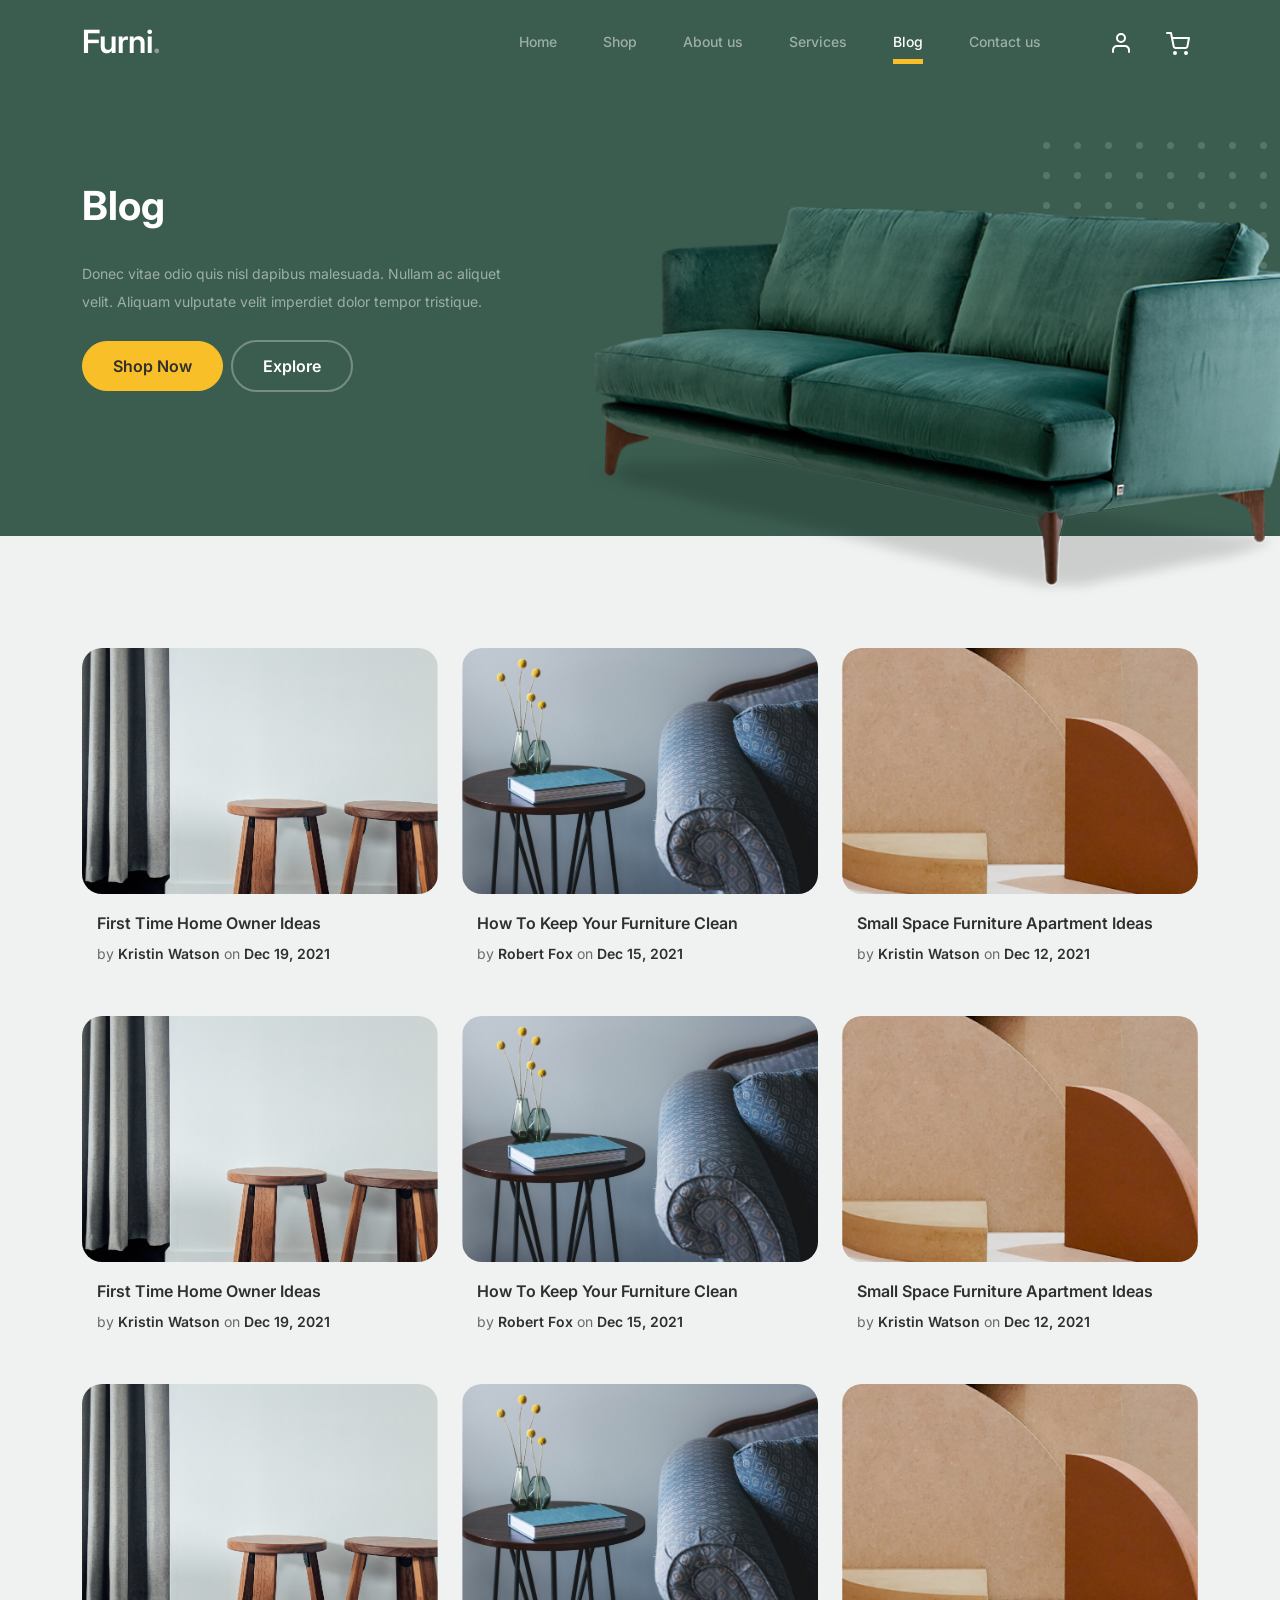
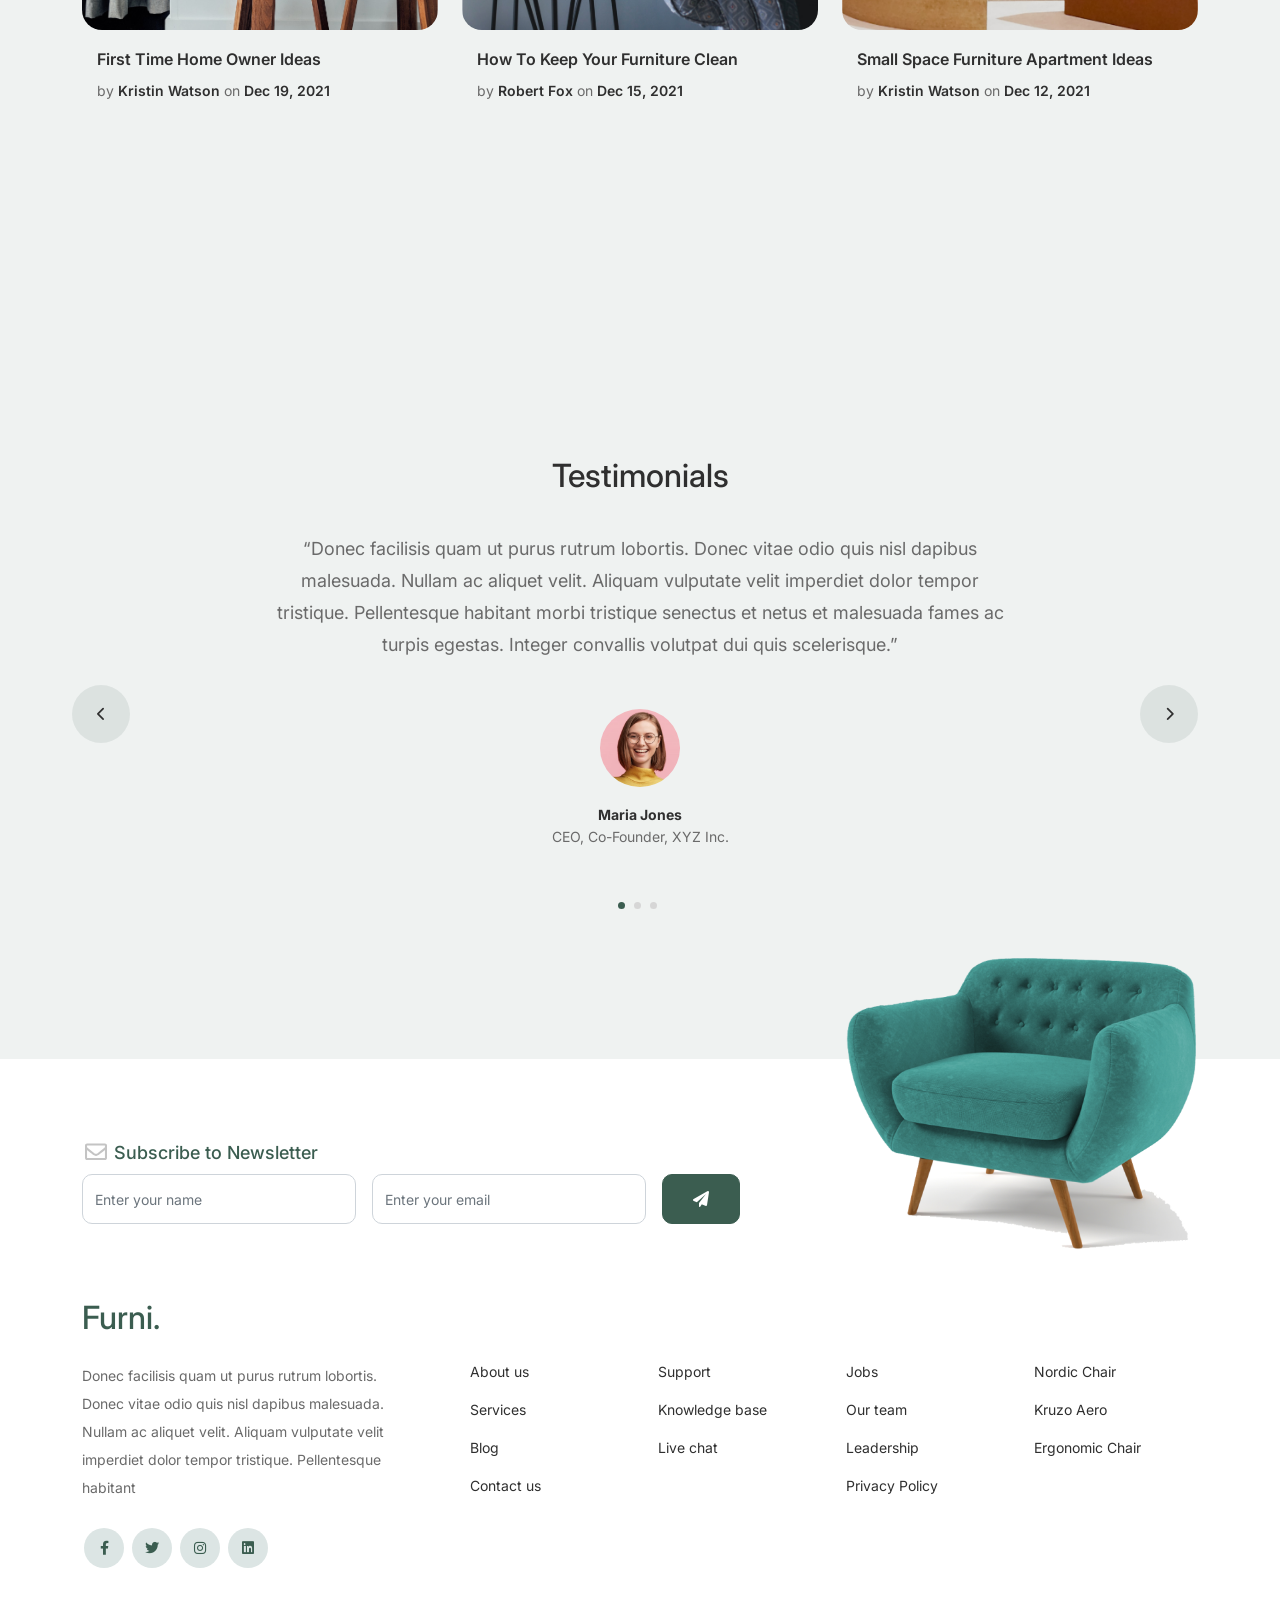
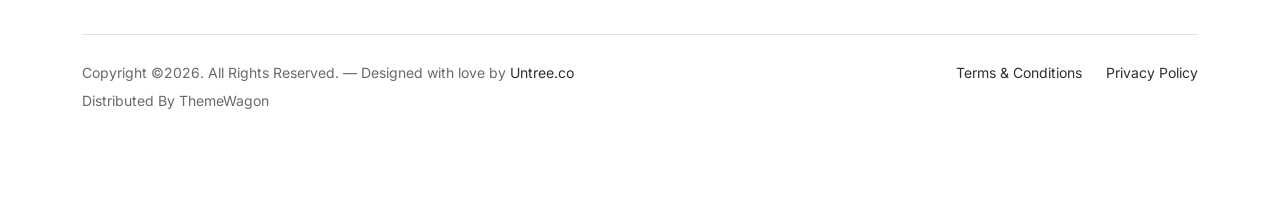
<file: furni-1.0.0/blog.html>
<!-- /*
* Bootstrap 5
* Template Name: Furni
* Template Author: Untree.co
* Template URI: https://untree.co/
* License: https://creativecommons.org/licenses/by/3.0/
*/ -->
<!doctype html>
<html lang="en">
<head>
  <meta charset="utf-8">
  <meta name="viewport" content="width=device-width, initial-scale=1, shrink-to-fit=no">
  <meta name="author" content="Untree.co">
  <link rel="shortcut icon" href="favicon.png">

  <meta name="description" content="" />
  <meta name="keywords" content="bootstrap, bootstrap4" />

		<!-- Bootstrap CSS -->
		<link href="css/bootstrap.min.css" rel="stylesheet">
		<link href="https://cdnjs.cloudflare.com/ajax/libs/font-awesome/6.0.0-beta3/css/all.min.css" rel="stylesheet">
		<link href="css/tiny-slider.css" rel="stylesheet">
		<link href="css/style.css" rel="stylesheet">
		<title>Furni Free Bootstrap 5 Template for Furniture and Interior Design Websites by Untree.co </title>
	</head>

	<body>

		<!-- Start Header/Navigation -->
		<nav class="custom-navbar navbar navbar navbar-expand-md navbar-dark bg-dark" arial-label="Furni navigation bar">

			<div class="container">
				<a class="navbar-brand" href="index.html">Furni<span>.</span></a>

				<button class="navbar-toggler" type="button" data-bs-toggle="collapse" data-bs-target="#navbarsFurni" aria-controls="navbarsFurni" aria-expanded="false" aria-label="Toggle navigation">
					<span class="navbar-toggler-icon"></span>
				</button>

				<div class="collapse navbar-collapse" id="navbarsFurni">
					<ul class="custom-navbar-nav navbar-nav ms-auto mb-2 mb-md-0">
						<li class="nav-item">
							<a class="nav-link" href="index.html">Home</a>
						</li>
						<li><a class="nav-link" href="shop.html">Shop</a></li>
						<li><a class="nav-link" href="about.html">About us</a></li>
						<li><a class="nav-link" href="services.html">Services</a></li>
						<li class="active"><a class="nav-link" href="blog.html">Blog</a></li>
						<li><a class="nav-link" href="contact.html">Contact us</a></li>
					</ul>

					<ul class="custom-navbar-cta navbar-nav mb-2 mb-md-0 ms-5">
						<li><a class="nav-link" href="#"><img src="images/user.svg"></a></li>
						<li><a class="nav-link" href="cart.html"><img src="images/cart.svg"></a></li>
					</ul>
				</div>
			</div>
				
		</nav>
		<!-- End Header/Navigation -->

		<!-- Start Hero Section -->
			<div class="hero">
				<div class="container">
					<div class="row justify-content-between">
						<div class="col-lg-5">
							<div class="intro-excerpt">
								<h1>Blog</h1>
								<p class="mb-4">Donec vitae odio quis nisl dapibus malesuada. Nullam ac aliquet velit. Aliquam vulputate velit imperdiet dolor tempor tristique.</p>
								<p><a href="" class="btn btn-secondary me-2">Shop Now</a><a href="#" class="btn btn-white-outline">Explore</a></p>
							</div>
						</div>
						<div class="col-lg-7">
							<div class="hero-img-wrap">
								<img src="images/couch.png" class="img-fluid">
							</div>
						</div>
					</div>
				</div>
			</div>
		<!-- End Hero Section -->

		

		<!-- Start Blog Section -->
		<div class="blog-section">
			<div class="container">
				
				<div class="row">

					<div class="col-12 col-sm-6 col-md-4 mb-5">
						<div class="post-entry">
							<a href="#" class="post-thumbnail"><img src="images/post-1.jpg" alt="Image" class="img-fluid"></a>
							<div class="post-content-entry">
								<h3><a href="#">First Time Home Owner Ideas</a></h3>
								<div class="meta">
									<span>by <a href="#">Kristin Watson</a></span> <span>on <a href="#">Dec 19, 2021</a></span>
								</div>
							</div>
						</div>
					</div>

					<div class="col-12 col-sm-6 col-md-4 mb-5">
						<div class="post-entry">
							<a href="#" class="post-thumbnail"><img src="images/post-2.jpg" alt="Image" class="img-fluid"></a>
							<div class="post-content-entry">
								<h3><a href="#">How To Keep Your Furniture Clean</a></h3>
								<div class="meta">
									<span>by <a href="#">Robert Fox</a></span> <span>on <a href="#">Dec 15, 2021</a></span>
								</div>
							</div>
						</div>
					</div>

					<div class="col-12 col-sm-6 col-md-4 mb-5">
						<div class="post-entry">
							<a href="#" class="post-thumbnail"><img src="images/post-3.jpg" alt="Image" class="img-fluid"></a>
							<div class="post-content-entry">
								<h3><a href="#">Small Space Furniture Apartment Ideas</a></h3>
								<div class="meta">
									<span>by <a href="#">Kristin Watson</a></span> <span>on <a href="#">Dec 12, 2021</a></span>
								</div>
							</div>
						</div>
					</div>

					<div class="col-12 col-sm-6 col-md-4 mb-5">
						<div class="post-entry">
							<a href="#" class="post-thumbnail"><img src="images/post-1.jpg" alt="Image" class="img-fluid"></a>
							<div class="post-content-entry">
								<h3><a href="#">First Time Home Owner Ideas</a></h3>
								<div class="meta">
									<span>by <a href="#">Kristin Watson</a></span> <span>on <a href="#">Dec 19, 2021</a></span>
								</div>
							</div>
						</div>
					</div>

					<div class="col-12 col-sm-6 col-md-4 mb-5">
						<div class="post-entry">
							<a href="#" class="post-thumbnail"><img src="images/post-2.jpg" alt="Image" class="img-fluid"></a>
							<div class="post-content-entry">
								<h3><a href="#">How To Keep Your Furniture Clean</a></h3>
								<div class="meta">
									<span>by <a href="#">Robert Fox</a></span> <span>on <a href="#">Dec 15, 2021</a></span>
								</div>
							</div>
						</div>
					</div>

					<div class="col-12 col-sm-6 col-md-4 mb-5">
						<div class="post-entry">
							<a href="#" class="post-thumbnail"><img src="images/post-3.jpg" alt="Image" class="img-fluid"></a>
							<div class="post-content-entry">
								<h3><a href="#">Small Space Furniture Apartment Ideas</a></h3>
								<div class="meta">
									<span>by <a href="#">Kristin Watson</a></span> <span>on <a href="#">Dec 12, 2021</a></span>
								</div>
							</div>
						</div>
					</div>

					<div class="col-12 col-sm-6 col-md-4 mb-5">
						<div class="post-entry">
							<a href="#" class="post-thumbnail"><img src="images/post-1.jpg" alt="Image" class="img-fluid"></a>
							<div class="post-content-entry">
								<h3><a href="#">First Time Home Owner Ideas</a></h3>
								<div class="meta">
									<span>by <a href="#">Kristin Watson</a></span> <span>on <a href="#">Dec 19, 2021</a></span>
								</div>
							</div>
						</div>
					</div>

					<div class="col-12 col-sm-6 col-md-4 mb-5">
						<div class="post-entry">
							<a href="#" class="post-thumbnail"><img src="images/post-2.jpg" alt="Image" class="img-fluid"></a>
							<div class="post-content-entry">
								<h3><a href="#">How To Keep Your Furniture Clean</a></h3>
								<div class="meta">
									<span>by <a href="#">Robert Fox</a></span> <span>on <a href="#">Dec 15, 2021</a></span>
								</div>
							</div>
						</div>
					</div>

					<div class="col-12 col-sm-6 col-md-4 mb-5">
						<div class="post-entry">
							<a href="#" class="post-thumbnail"><img src="images/post-3.jpg" alt="Image" class="img-fluid"></a>
							<div class="post-content-entry">
								<h3><a href="#">Small Space Furniture Apartment Ideas</a></h3>
								<div class="meta">
									<span>by <a href="#">Kristin Watson</a></span> <span>on <a href="#">Dec 12, 2021</a></span>
								</div>
							</div>
						</div>
					</div>

				</div>
			</div>
		</div>
		<!-- End Blog Section -->	

		

		<!-- Start Testimonial Slider -->
		<div class="testimonial-section before-footer-section">
			<div class="container">
				<div class="row">
					<div class="col-lg-7 mx-auto text-center">
						<h2 class="section-title">Testimonials</h2>
					</div>
				</div>

				<div class="row justify-content-center">
					<div class="col-lg-12">
						<div class="testimonial-slider-wrap text-center">

							<div id="testimonial-nav">
								<span class="prev" data-controls="prev"><span class="fa fa-chevron-left"></span></span>
								<span class="next" data-controls="next"><span class="fa fa-chevron-right"></span></span>
							</div>

							<div class="testimonial-slider">
								
								<div class="item">
									<div class="row justify-content-center">
										<div class="col-lg-8 mx-auto">

											<div class="testimonial-block text-center">
												<blockquote class="mb-5">
													<p>&ldquo;Donec facilisis quam ut purus rutrum lobortis. Donec vitae odio quis nisl dapibus malesuada. Nullam ac aliquet velit. Aliquam vulputate velit imperdiet dolor tempor tristique. Pellentesque habitant morbi tristique senectus et netus et malesuada fames ac turpis egestas. Integer convallis volutpat dui quis scelerisque.&rdquo;</p>
												</blockquote>

												<div class="author-info">
													<div class="author-pic">
														<img src="images/person-1.png" alt="Maria Jones" class="img-fluid">
													</div>
													<h3 class="font-weight-bold">Maria Jones</h3>
													<span class="position d-block mb-3">CEO, Co-Founder, XYZ Inc.</span>
												</div>
											</div>

										</div>
									</div>
								</div> 
								<!-- END item -->

								<div class="item">
									<div class="row justify-content-center">
										<div class="col-lg-8 mx-auto">

											<div class="testimonial-block text-center">
												<blockquote class="mb-5">
													<p>&ldquo;Donec facilisis quam ut purus rutrum lobortis. Donec vitae odio quis nisl dapibus malesuada. Nullam ac aliquet velit. Aliquam vulputate velit imperdiet dolor tempor tristique. Pellentesque habitant morbi tristique senectus et netus et malesuada fames ac turpis egestas. Integer convallis volutpat dui quis scelerisque.&rdquo;</p>
												</blockquote>

												<div class="author-info">
													<div class="author-pic">
														<img src="images/person-1.png" alt="Maria Jones" class="img-fluid">
													</div>
													<h3 class="font-weight-bold">Maria Jones</h3>
													<span class="position d-block mb-3">CEO, Co-Founder, XYZ Inc.</span>
												</div>
											</div>

										</div>
									</div>
								</div> 
								<!-- END item -->

								<div class="item">
									<div class="row justify-content-center">
										<div class="col-lg-8 mx-auto">

											<div class="testimonial-block text-center">
												<blockquote class="mb-5">
													<p>&ldquo;Donec facilisis quam ut purus rutrum lobortis. Donec vitae odio quis nisl dapibus malesuada. Nullam ac aliquet velit. Aliquam vulputate velit imperdiet dolor tempor tristique. Pellentesque habitant morbi tristique senectus et netus et malesuada fames ac turpis egestas. Integer convallis volutpat dui quis scelerisque.&rdquo;</p>
												</blockquote>

												<div class="author-info">
													<div class="author-pic">
														<img src="images/person-1.png" alt="Maria Jones" class="img-fluid">
													</div>
													<h3 class="font-weight-bold">Maria Jones</h3>
													<span class="position d-block mb-3">CEO, Co-Founder, XYZ Inc.</span>
												</div>
											</div>

										</div>
									</div>
								</div> 
								<!-- END item -->

							</div>

						</div>
					</div>
				</div>
			</div>
		</div>
		<!-- End Testimonial Slider -->

		

		<!-- Start Footer Section -->
		<footer class="footer-section">
			<div class="container relative">

				<div class="sofa-img">
					<img src="images/sofa.png" alt="Image" class="img-fluid">
				</div>

				<div class="row">
					<div class="col-lg-8">
						<div class="subscription-form">
							<h3 class="d-flex align-items-center"><span class="me-1"><img src="images/envelope-outline.svg" alt="Image" class="img-fluid"></span><span>Subscribe to Newsletter</span></h3>

							<form action="#" class="row g-3">
								<div class="col-auto">
									<input type="text" class="form-control" placeholder="Enter your name">
								</div>
								<div class="col-auto">
									<input type="email" class="form-control" placeholder="Enter your email">
								</div>
								<div class="col-auto">
									<button class="btn btn-primary">
										<span class="fa fa-paper-plane"></span>
									</button>
								</div>
							</form>

						</div>
					</div>
				</div>

				<div class="row g-5 mb-5">
					<div class="col-lg-4">
						<div class="mb-4 footer-logo-wrap"><a href="#" class="footer-logo">Furni<span>.</span></a></div>
						<p class="mb-4">Donec facilisis quam ut purus rutrum lobortis. Donec vitae odio quis nisl dapibus malesuada. Nullam ac aliquet velit. Aliquam vulputate velit imperdiet dolor tempor tristique. Pellentesque habitant</p>

						<ul class="list-unstyled custom-social">
							<li><a href="#"><span class="fa fa-brands fa-facebook-f"></span></a></li>
							<li><a href="#"><span class="fa fa-brands fa-twitter"></span></a></li>
							<li><a href="#"><span class="fa fa-brands fa-instagram"></span></a></li>
							<li><a href="#"><span class="fa fa-brands fa-linkedin"></span></a></li>
						</ul>
					</div>

					<div class="col-lg-8">
						<div class="row links-wrap">
							<div class="col-6 col-sm-6 col-md-3">
								<ul class="list-unstyled">
									<li><a href="#">About us</a></li>
									<li><a href="#">Services</a></li>
									<li><a href="#">Blog</a></li>
									<li><a href="#">Contact us</a></li>
								</ul>
							</div>

							<div class="col-6 col-sm-6 col-md-3">
								<ul class="list-unstyled">
									<li><a href="#">Support</a></li>
									<li><a href="#">Knowledge base</a></li>
									<li><a href="#">Live chat</a></li>
								</ul>
							</div>

							<div class="col-6 col-sm-6 col-md-3">
								<ul class="list-unstyled">
									<li><a href="#">Jobs</a></li>
									<li><a href="#">Our team</a></li>
									<li><a href="#">Leadership</a></li>
									<li><a href="#">Privacy Policy</a></li>
								</ul>
							</div>

							<div class="col-6 col-sm-6 col-md-3">
								<ul class="list-unstyled">
									<li><a href="#">Nordic Chair</a></li>
									<li><a href="#">Kruzo Aero</a></li>
									<li><a href="#">Ergonomic Chair</a></li>
								</ul>
							</div>
						</div>
					</div>

				</div>

				<div class="border-top copyright">
					<div class="row pt-4">
						<div class="col-lg-6">
							<p class="mb-2 text-center text-lg-start">Copyright &copy;<script>document.write(new Date().getFullYear());</script>. All Rights Reserved. &mdash; Designed with love by <a href="https://untree.co">Untree.co</a> Distributed By <a hreff="https://themewagon.com">ThemeWagon</a>  <!-- License information: https://untree.co/license/ -->
            </p>
						</div>

						<div class="col-lg-6 text-center text-lg-end">
							<ul class="list-unstyled d-inline-flex ms-auto">
								<li class="me-4"><a href="#">Terms &amp; Conditions</a></li>
								<li><a href="#">Privacy Policy</a></li>
							</ul>
						</div>

					</div>
				</div>

			</div>
		</footer>
		<!-- End Footer Section -->	


		<script src="js/bootstrap.bundle.min.js"></script>
		<script src="js/tiny-slider.js"></script>
		<script src="js/custom.js"></script>
	</body>

</html>
</file>
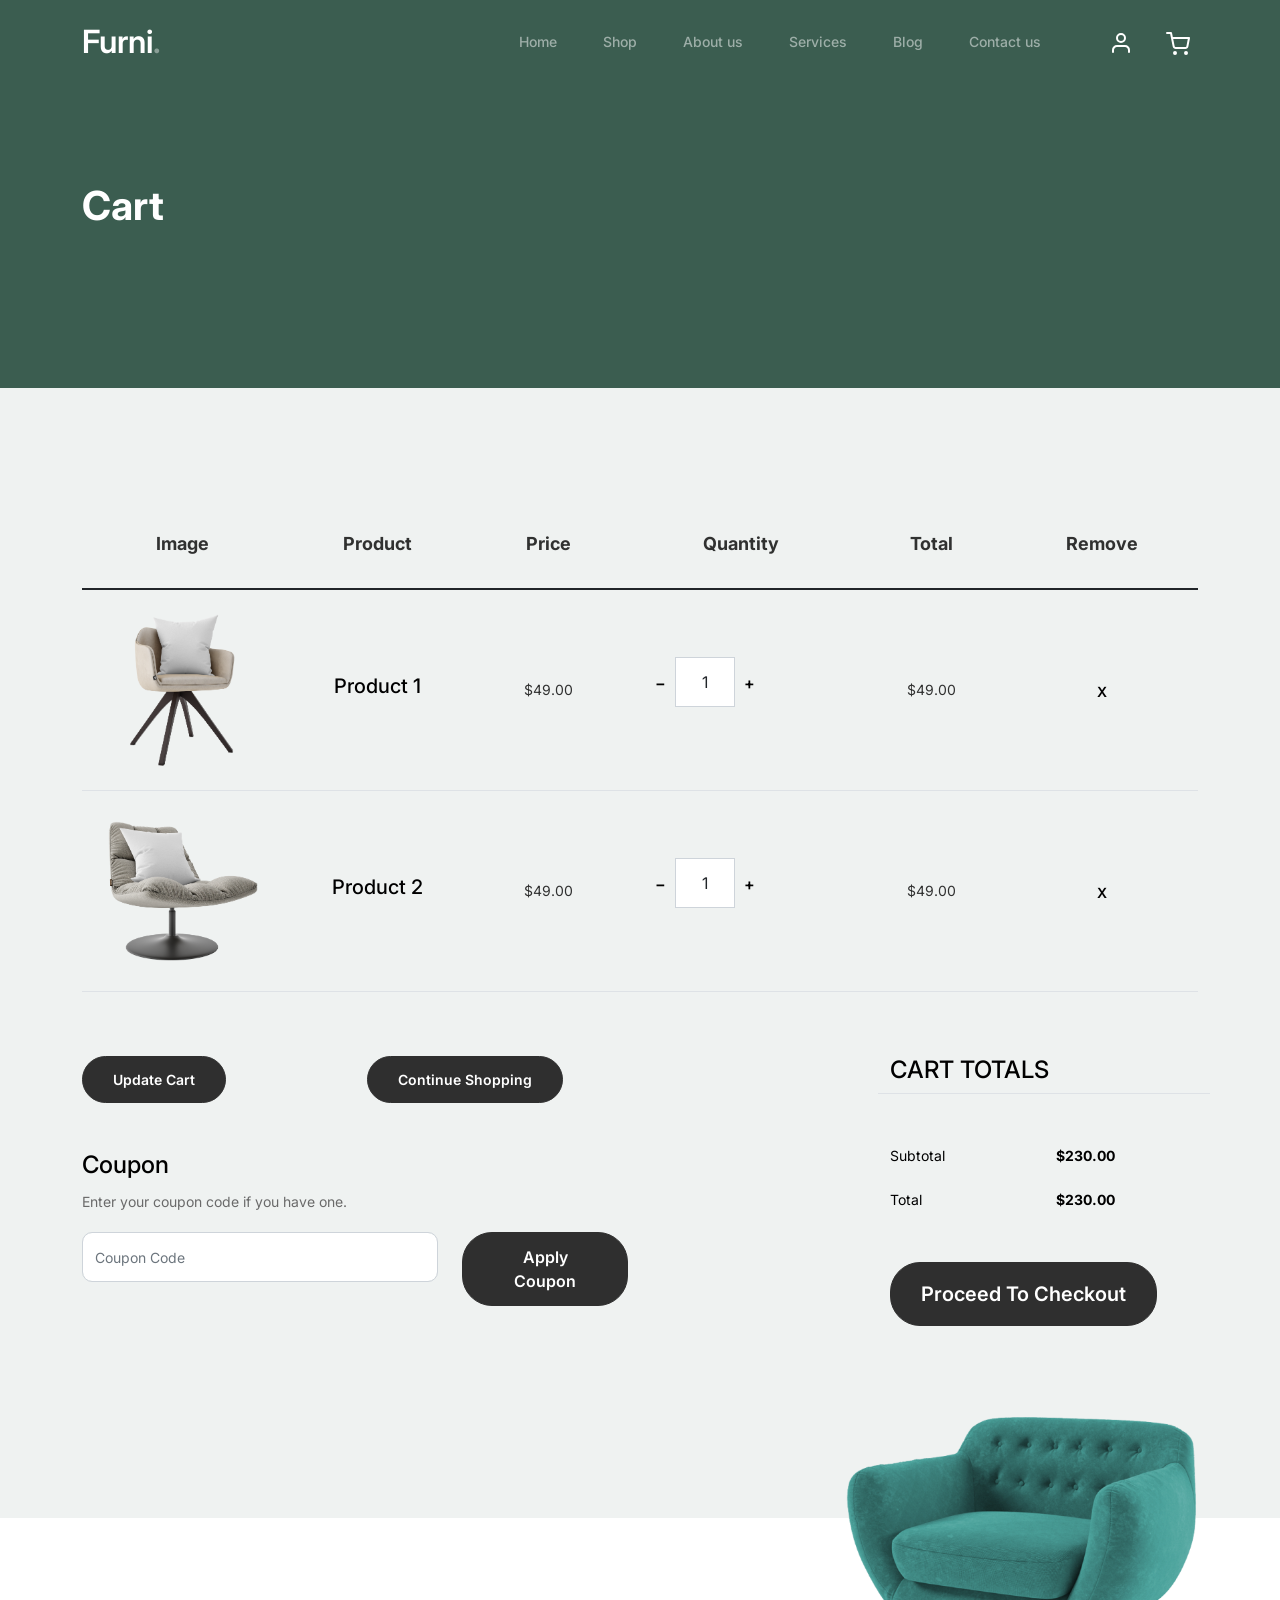
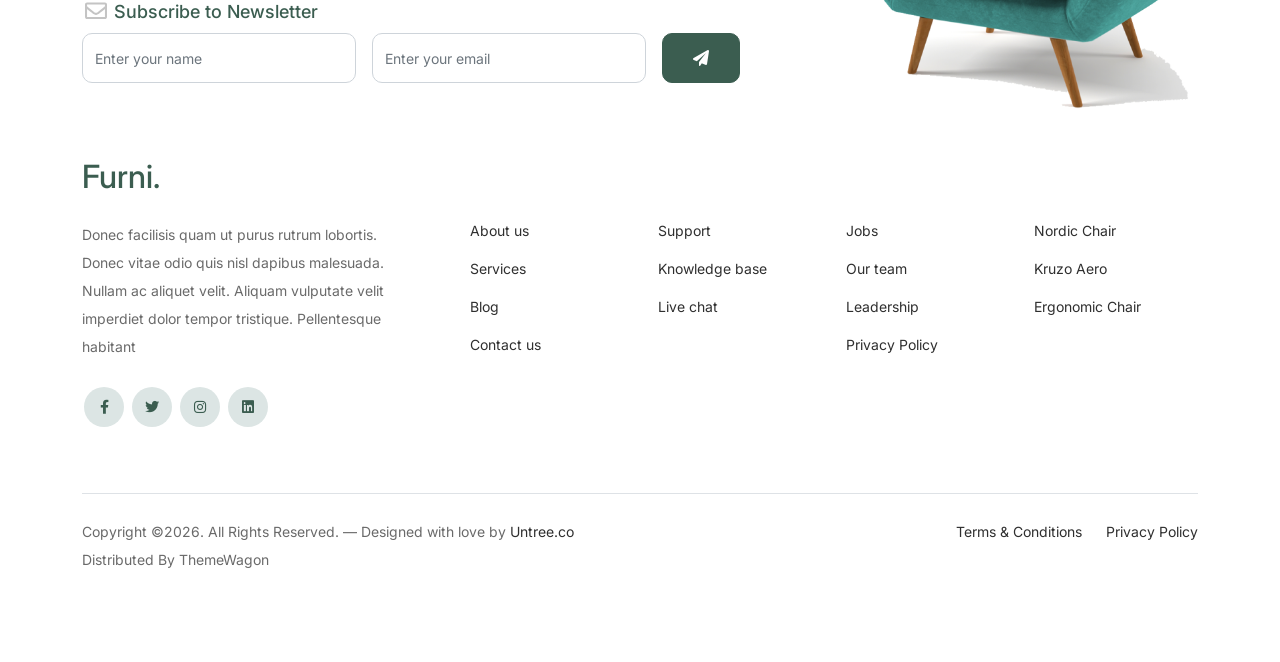
<file: furni-1.0.0/cart.html>
<!-- /*
* Bootstrap 5
* Template Name: Furni
* Template Author: Untree.co
* Template URI: https://untree.co/
* License: https://creativecommons.org/licenses/by/3.0/
*/ -->
<!doctype html>
<html lang="en">
<head>
  <meta charset="utf-8">
  <meta name="viewport" content="width=device-width, initial-scale=1, shrink-to-fit=no">
  <meta name="author" content="Untree.co">
  <link rel="shortcut icon" href="favicon.png">

  <meta name="description" content="" />
  <meta name="keywords" content="bootstrap, bootstrap4" />

		<!-- Bootstrap CSS -->
		<link href="css/bootstrap.min.css" rel="stylesheet">
		<link href="https://cdnjs.cloudflare.com/ajax/libs/font-awesome/6.0.0-beta3/css/all.min.css" rel="stylesheet">
		<link href="css/tiny-slider.css" rel="stylesheet">
		<link href="css/style.css" rel="stylesheet">
		<title>Furni Free Bootstrap 5 Template for Furniture and Interior Design Websites by Untree.co </title>
	</head>

	<body>

		<!-- Start Header/Navigation -->
		<nav class="custom-navbar navbar navbar navbar-expand-md navbar-dark bg-dark" arial-label="Furni navigation bar">

			<div class="container">
				<a class="navbar-brand" href="index.html">Furni<span>.</span></a>

				<button class="navbar-toggler" type="button" data-bs-toggle="collapse" data-bs-target="#navbarsFurni" aria-controls="navbarsFurni" aria-expanded="false" aria-label="Toggle navigation">
					<span class="navbar-toggler-icon"></span>
				</button>

				<div class="collapse navbar-collapse" id="navbarsFurni">
					<ul class="custom-navbar-nav navbar-nav ms-auto mb-2 mb-md-0">
						<li class="nav-item ">
							<a class="nav-link" href="index.html">Home</a>
						</li>
						<li><a class="nav-link" href="shop.html">Shop</a></li>
						<li><a class="nav-link" href="about.html">About us</a></li>
						<li><a class="nav-link" href="services.html">Services</a></li>
						<li><a class="nav-link" href="blog.html">Blog</a></li>
						<li><a class="nav-link" href="contact.html">Contact us</a></li>
					</ul>

					<ul class="custom-navbar-cta navbar-nav mb-2 mb-md-0 ms-5">
						<li><a class="nav-link" href="#"><img src="images/user.svg"></a></li>
						<li><a class="nav-link" href="cart.html"><img src="images/cart.svg"></a></li>
					</ul>
				</div>
			</div>
				
		</nav>
		<!-- End Header/Navigation -->

		<!-- Start Hero Section -->
			<div class="hero">
				<div class="container">
					<div class="row justify-content-between">
						<div class="col-lg-5">
							<div class="intro-excerpt">
								<h1>Cart</h1>
							</div>
						</div>
						<div class="col-lg-7">
							
						</div>
					</div>
				</div>
			</div>
		<!-- End Hero Section -->

		

		<div class="untree_co-section before-footer-section">
            <div class="container">
              <div class="row mb-5">
                <form class="col-md-12" method="post">
                  <div class="site-blocks-table">
                    <table class="table">
                      <thead>
                        <tr>
                          <th class="product-thumbnail">Image</th>
                          <th class="product-name">Product</th>
                          <th class="product-price">Price</th>
                          <th class="product-quantity">Quantity</th>
                          <th class="product-total">Total</th>
                          <th class="product-remove">Remove</th>
                        </tr>
                      </thead>
                      <tbody>
                        <tr>
                          <td class="product-thumbnail">
                            <img src="images/product-1.png" alt="Image" class="img-fluid">
                          </td>
                          <td class="product-name">
                            <h2 class="h5 text-black">Product 1</h2>
                          </td>
                          <td>$49.00</td>
                          <td>
                            <div class="input-group mb-3 d-flex align-items-center quantity-container" style="max-width: 120px;">
                              <div class="input-group-prepend">
                                <button class="btn btn-outline-black decrease" type="button">&minus;</button>
                              </div>
                              <input type="text" class="form-control text-center quantity-amount" value="1" placeholder="" aria-label="Example text with button addon" aria-describedby="button-addon1">
                              <div class="input-group-append">
                                <button class="btn btn-outline-black increase" type="button">&plus;</button>
                              </div>
                            </div>
        
                          </td>
                          <td>$49.00</td>
                          <td><a href="#" class="btn btn-black btn-sm">X</a></td>
                        </tr>
        
                        <tr>
                          <td class="product-thumbnail">
                            <img src="images/product-2.png" alt="Image" class="img-fluid">
                          </td>
                          <td class="product-name">
                            <h2 class="h5 text-black">Product 2</h2>
                          </td>
                          <td>$49.00</td>
                          <td>
                            <div class="input-group mb-3 d-flex align-items-center quantity-container" style="max-width: 120px;">
                              <div class="input-group-prepend">
                                <button class="btn btn-outline-black decrease" type="button">&minus;</button>
                              </div>
                              <input type="text" class="form-control text-center quantity-amount" value="1" placeholder="" aria-label="Example text with button addon" aria-describedby="button-addon1">
                              <div class="input-group-append">
                                <button class="btn btn-outline-black increase" type="button">&plus;</button>
                              </div>
                            </div>
        
                          </td>
                          <td>$49.00</td>
                          <td><a href="#" class="btn btn-black btn-sm">X</a></td>
                        </tr>
                      </tbody>
                    </table>
                  </div>
                </form>
              </div>
        
              <div class="row">
                <div class="col-md-6">
                  <div class="row mb-5">
                    <div class="col-md-6 mb-3 mb-md-0">
                      <button class="btn btn-black btn-sm btn-block">Update Cart</button>
                    </div>
                    <div class="col-md-6">
                      <button class="btn btn-outline-black btn-sm btn-block">Continue Shopping</button>
                    </div>
                  </div>
                  <div class="row">
                    <div class="col-md-12">
                      <label class="text-black h4" for="coupon">Coupon</label>
                      <p>Enter your coupon code if you have one.</p>
                    </div>
                    <div class="col-md-8 mb-3 mb-md-0">
                      <input type="text" class="form-control py-3" id="coupon" placeholder="Coupon Code">
                    </div>
                    <div class="col-md-4">
                      <button class="btn btn-black">Apply Coupon</button>
                    </div>
                  </div>
                </div>
                <div class="col-md-6 pl-5">
                  <div class="row justify-content-end">
                    <div class="col-md-7">
                      <div class="row">
                        <div class="col-md-12 text-right border-bottom mb-5">
                          <h3 class="text-black h4 text-uppercase">Cart Totals</h3>
                        </div>
                      </div>
                      <div class="row mb-3">
                        <div class="col-md-6">
                          <span class="text-black">Subtotal</span>
                        </div>
                        <div class="col-md-6 text-right">
                          <strong class="text-black">$230.00</strong>
                        </div>
                      </div>
                      <div class="row mb-5">
                        <div class="col-md-6">
                          <span class="text-black">Total</span>
                        </div>
                        <div class="col-md-6 text-right">
                          <strong class="text-black">$230.00</strong>
                        </div>
                      </div>
        
                      <div class="row">
                        <div class="col-md-12">
                          <button class="btn btn-black btn-lg py-3 btn-block" onclick="window.location='checkout.html'">Proceed To Checkout</button>
                        </div>
                      </div>
                    </div>
                  </div>
                </div>
              </div>
            </div>
          </div>
		

		<!-- Start Footer Section -->
		<footer class="footer-section">
			<div class="container relative">

				<div class="sofa-img">
					<img src="images/sofa.png" alt="Image" class="img-fluid">
				</div>

				<div class="row">
					<div class="col-lg-8">
						<div class="subscription-form">
							<h3 class="d-flex align-items-center"><span class="me-1"><img src="images/envelope-outline.svg" alt="Image" class="img-fluid"></span><span>Subscribe to Newsletter</span></h3>

							<form action="#" class="row g-3">
								<div class="col-auto">
									<input type="text" class="form-control" placeholder="Enter your name">
								</div>
								<div class="col-auto">
									<input type="email" class="form-control" placeholder="Enter your email">
								</div>
								<div class="col-auto">
									<button class="btn btn-primary">
										<span class="fa fa-paper-plane"></span>
									</button>
								</div>
							</form>

						</div>
					</div>
				</div>

				<div class="row g-5 mb-5">
					<div class="col-lg-4">
						<div class="mb-4 footer-logo-wrap"><a href="#" class="footer-logo">Furni<span>.</span></a></div>
						<p class="mb-4">Donec facilisis quam ut purus rutrum lobortis. Donec vitae odio quis nisl dapibus malesuada. Nullam ac aliquet velit. Aliquam vulputate velit imperdiet dolor tempor tristique. Pellentesque habitant</p>

						<ul class="list-unstyled custom-social">
							<li><a href="#"><span class="fa fa-brands fa-facebook-f"></span></a></li>
							<li><a href="#"><span class="fa fa-brands fa-twitter"></span></a></li>
							<li><a href="#"><span class="fa fa-brands fa-instagram"></span></a></li>
							<li><a href="#"><span class="fa fa-brands fa-linkedin"></span></a></li>
						</ul>
					</div>

					<div class="col-lg-8">
						<div class="row links-wrap">
							<div class="col-6 col-sm-6 col-md-3">
								<ul class="list-unstyled">
									<li><a href="#">About us</a></li>
									<li><a href="#">Services</a></li>
									<li><a href="#">Blog</a></li>
									<li><a href="#">Contact us</a></li>
								</ul>
							</div>

							<div class="col-6 col-sm-6 col-md-3">
								<ul class="list-unstyled">
									<li><a href="#">Support</a></li>
									<li><a href="#">Knowledge base</a></li>
									<li><a href="#">Live chat</a></li>
								</ul>
							</div>

							<div class="col-6 col-sm-6 col-md-3">
								<ul class="list-unstyled">
									<li><a href="#">Jobs</a></li>
									<li><a href="#">Our team</a></li>
									<li><a href="#">Leadership</a></li>
									<li><a href="#">Privacy Policy</a></li>
								</ul>
							</div>

							<div class="col-6 col-sm-6 col-md-3">
								<ul class="list-unstyled">
									<li><a href="#">Nordic Chair</a></li>
									<li><a href="#">Kruzo Aero</a></li>
									<li><a href="#">Ergonomic Chair</a></li>
								</ul>
							</div>
						</div>
					</div>

				</div>

				<div class="border-top copyright">
					<div class="row pt-4">
						<div class="col-lg-6">
							<p class="mb-2 text-center text-lg-start">Copyright &copy;<script>document.write(new Date().getFullYear());</script>. All Rights Reserved. &mdash; Designed with love by <a href="https://untree.co">Untree.co</a> Distributed By <a hreff="https://themewagon.com">ThemeWagon</a>  <!-- License information: https://untree.co/license/ -->
            </p>
						</div>

						<div class="col-lg-6 text-center text-lg-end">
							<ul class="list-unstyled d-inline-flex ms-auto">
								<li class="me-4"><a href="#">Terms &amp; Conditions</a></li>
								<li><a href="#">Privacy Policy</a></li>
							</ul>
						</div>

					</div>
				</div>

			</div>
		</footer>
		<!-- End Footer Section -->	


		<script src="js/bootstrap.bundle.min.js"></script>
		<script src="js/tiny-slider.js"></script>
		<script src="js/custom.js"></script>
	</body>

</html>
</file>
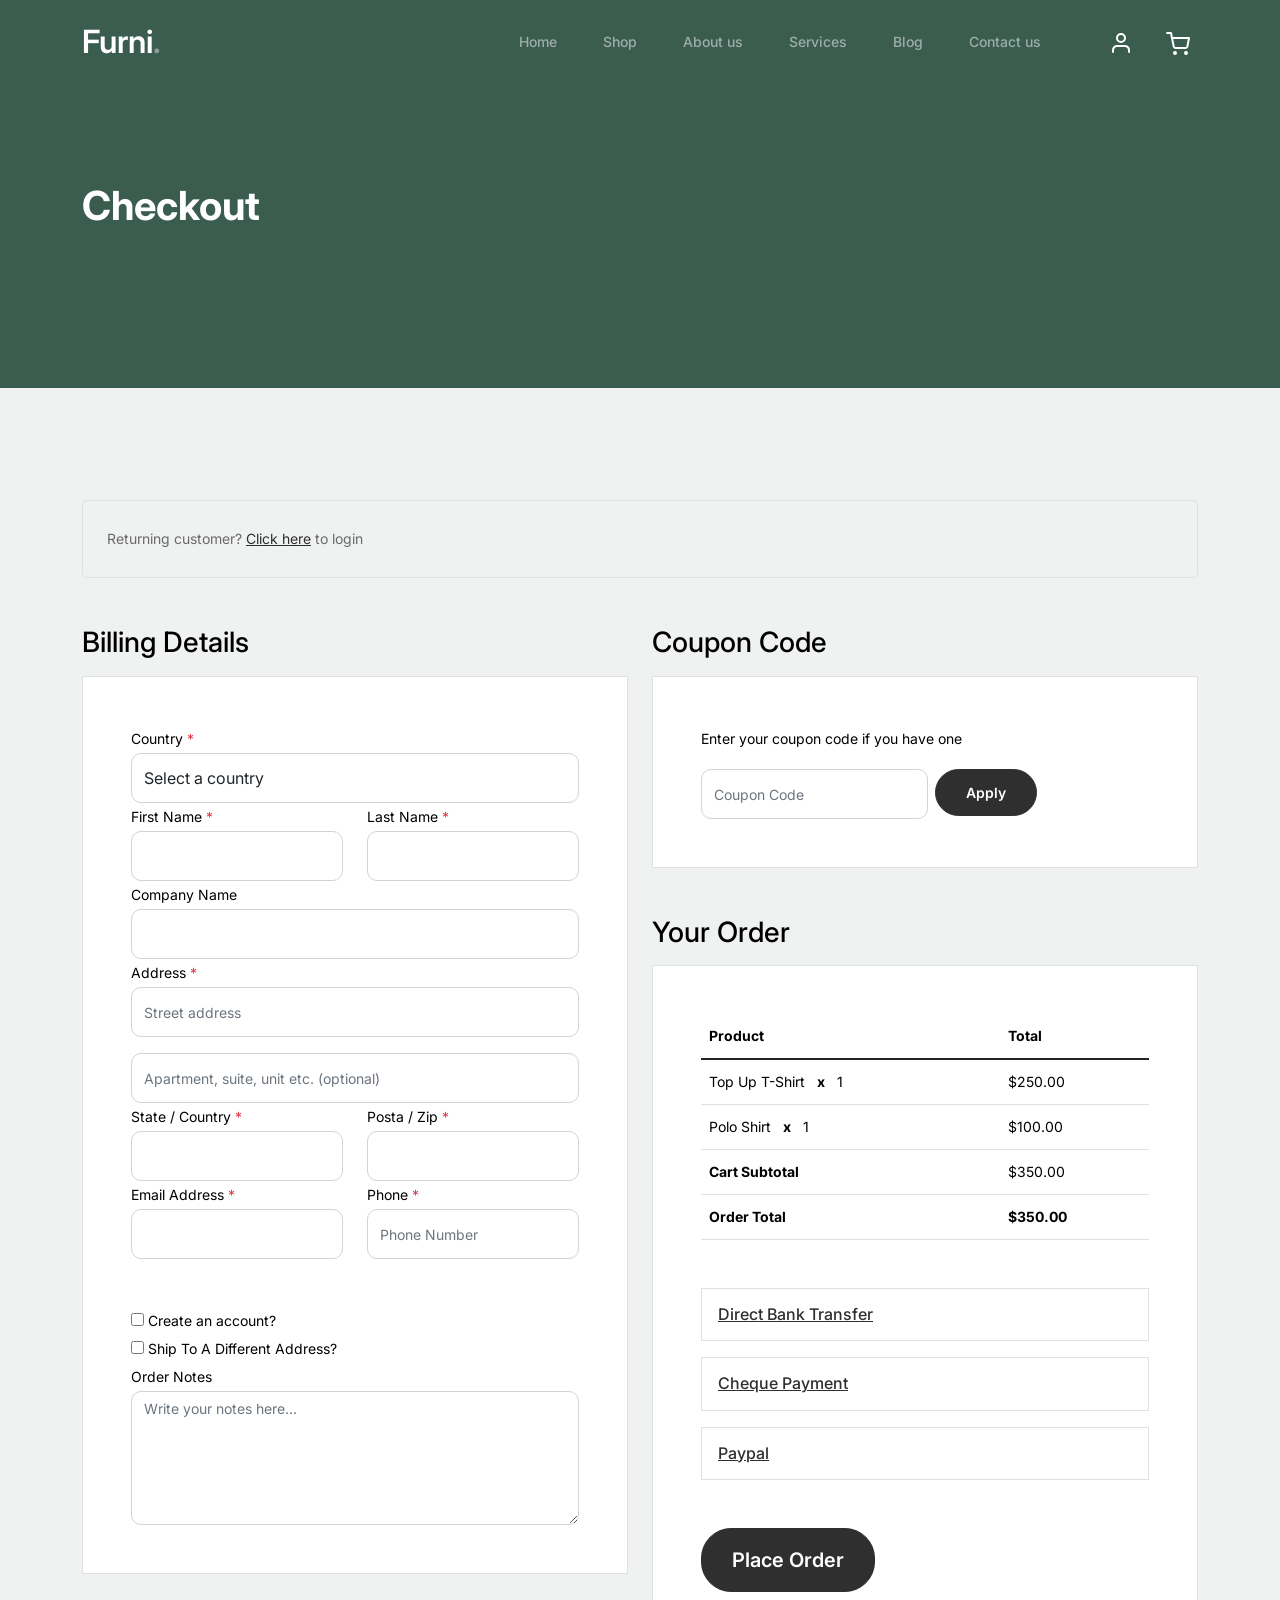
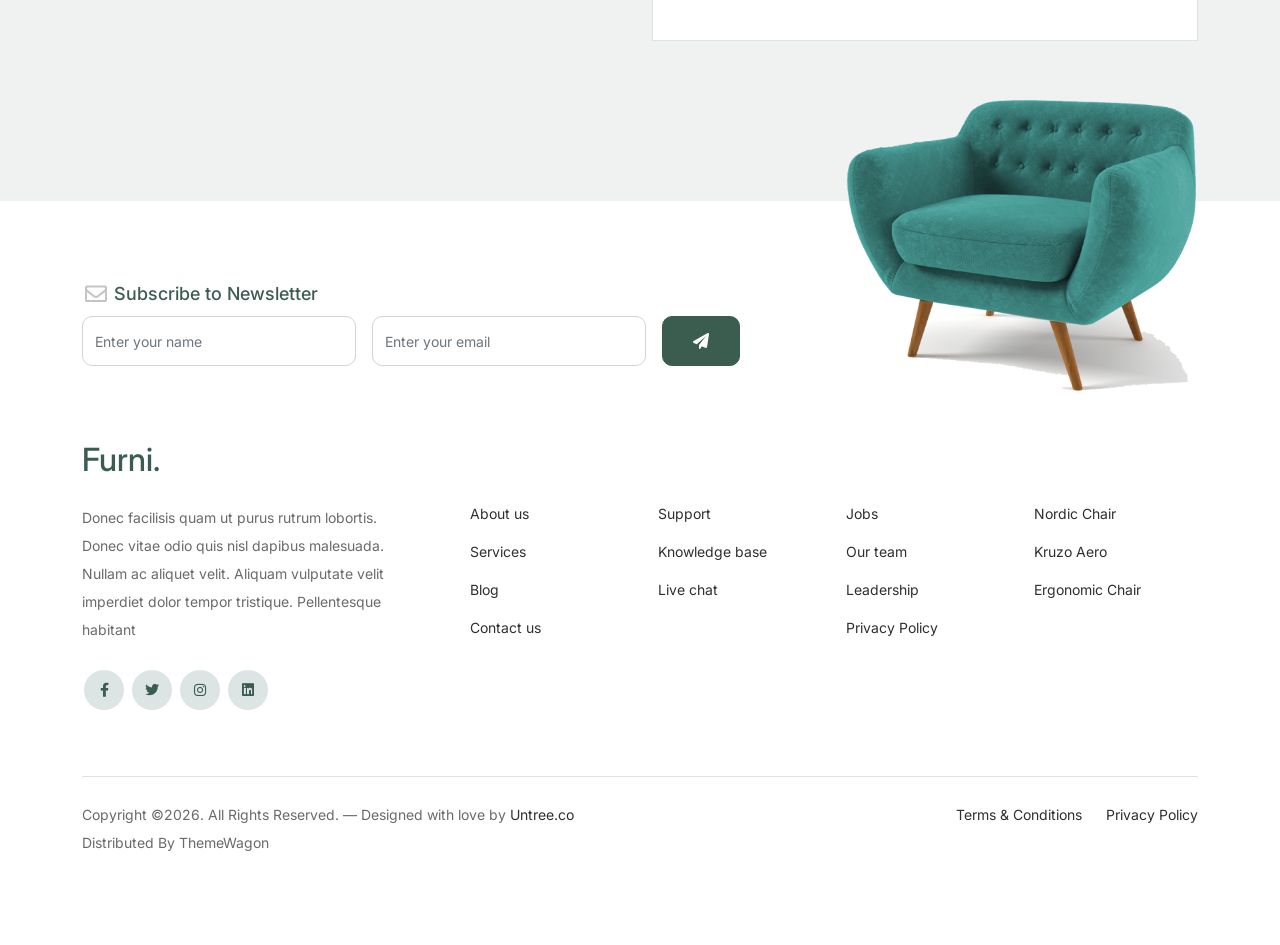
<file: furni-1.0.0/checkout.html>
<!-- /*
* Bootstrap 5
* Template Name: Furni
* Template Author: Untree.co
* Template URI: https://untree.co/
* License: https://creativecommons.org/licenses/by/3.0/
*/ -->
<!doctype html>
<html lang="en">
<head>
  <meta charset="utf-8">
  <meta name="viewport" content="width=device-width, initial-scale=1, shrink-to-fit=no">
  <meta name="author" content="Untree.co">
  <link rel="shortcut icon" href="favicon.png">

  <meta name="description" content="" />
  <meta name="keywords" content="bootstrap, bootstrap4" />

		<!-- Bootstrap CSS -->
		<link href="css/bootstrap.min.css" rel="stylesheet">
		<link href="https://cdnjs.cloudflare.com/ajax/libs/font-awesome/6.0.0-beta3/css/all.min.css" rel="stylesheet">
		<link href="css/tiny-slider.css" rel="stylesheet">
		<link href="css/style.css" rel="stylesheet">
		<title>Furni Free Bootstrap 5 Template for Furniture and Interior Design Websites by Untree.co </title>
	</head>

	<body>

		<!-- Start Header/Navigation -->
		<nav class="custom-navbar navbar navbar navbar-expand-md navbar-dark bg-dark" arial-label="Furni navigation bar">

			<div class="container">
				<a class="navbar-brand" href="index.html">Furni<span>.</span></a>

				<button class="navbar-toggler" type="button" data-bs-toggle="collapse" data-bs-target="#navbarsFurni" aria-controls="navbarsFurni" aria-expanded="false" aria-label="Toggle navigation">
					<span class="navbar-toggler-icon"></span>
				</button>

				<div class="collapse navbar-collapse" id="navbarsFurni">
					<ul class="custom-navbar-nav navbar-nav ms-auto mb-2 mb-md-0">
						<li class="nav-item ">
							<a class="nav-link" href="index.html">Home</a>
						</li>
						<li><a class="nav-link" href="shop.html">Shop</a></li>
						<li><a class="nav-link" href="about.html">About us</a></li>
						<li><a class="nav-link" href="services.html">Services</a></li>
						<li><a class="nav-link" href="blog.html">Blog</a></li>
						<li><a class="nav-link" href="contact.html">Contact us</a></li>
					</ul>

					<ul class="custom-navbar-cta navbar-nav mb-2 mb-md-0 ms-5">
						<li><a class="nav-link" href="#"><img src="images/user.svg"></a></li>
						<li><a class="nav-link" href="cart.html"><img src="images/cart.svg"></a></li>
					</ul>
				</div>
			</div>
				
		</nav>
		<!-- End Header/Navigation -->

		<!-- Start Hero Section -->
			<div class="hero">
				<div class="container">
					<div class="row justify-content-between">
						<div class="col-lg-5">
							<div class="intro-excerpt">
								<h1>Checkout</h1>
							</div>
						</div>
						<div class="col-lg-7">
							
						</div>
					</div>
				</div>
			</div>
		<!-- End Hero Section -->

		<div class="untree_co-section">
		    <div class="container">
		      <div class="row mb-5">
		        <div class="col-md-12">
		          <div class="border p-4 rounded" role="alert">
		            Returning customer? <a href="#">Click here</a> to login
		          </div>
		        </div>
		      </div>
		      <div class="row">
		        <div class="col-md-6 mb-5 mb-md-0">
		          <h2 class="h3 mb-3 text-black">Billing Details</h2>
		          <div class="p-3 p-lg-5 border bg-white">
		            <div class="form-group">
		              <label for="c_country" class="text-black">Country <span class="text-danger">*</span></label>
		              <select id="c_country" class="form-control">
		                <option value="1">Select a country</option>    
		                <option value="2">bangladesh</option>    
		                <option value="3">Algeria</option>    
		                <option value="4">Afghanistan</option>    
		                <option value="5">Ghana</option>    
		                <option value="6">Albania</option>    
		                <option value="7">Bahrain</option>    
		                <option value="8">Colombia</option>    
		                <option value="9">Dominican Republic</option>    
		              </select>
		            </div>
		            <div class="form-group row">
		              <div class="col-md-6">
		                <label for="c_fname" class="text-black">First Name <span class="text-danger">*</span></label>
		                <input type="text" class="form-control" id="c_fname" name="c_fname">
		              </div>
		              <div class="col-md-6">
		                <label for="c_lname" class="text-black">Last Name <span class="text-danger">*</span></label>
		                <input type="text" class="form-control" id="c_lname" name="c_lname">
		              </div>
		            </div>

		            <div class="form-group row">
		              <div class="col-md-12">
		                <label for="c_companyname" class="text-black">Company Name </label>
		                <input type="text" class="form-control" id="c_companyname" name="c_companyname">
		              </div>
		            </div>

		            <div class="form-group row">
		              <div class="col-md-12">
		                <label for="c_address" class="text-black">Address <span class="text-danger">*</span></label>
		                <input type="text" class="form-control" id="c_address" name="c_address" placeholder="Street address">
		              </div>
		            </div>

		            <div class="form-group mt-3">
		              <input type="text" class="form-control" placeholder="Apartment, suite, unit etc. (optional)">
		            </div>

		            <div class="form-group row">
		              <div class="col-md-6">
		                <label for="c_state_country" class="text-black">State / Country <span class="text-danger">*</span></label>
		                <input type="text" class="form-control" id="c_state_country" name="c_state_country">
		              </div>
		              <div class="col-md-6">
		                <label for="c_postal_zip" class="text-black">Posta / Zip <span class="text-danger">*</span></label>
		                <input type="text" class="form-control" id="c_postal_zip" name="c_postal_zip">
		              </div>
		            </div>

		            <div class="form-group row mb-5">
		              <div class="col-md-6">
		                <label for="c_email_address" class="text-black">Email Address <span class="text-danger">*</span></label>
		                <input type="text" class="form-control" id="c_email_address" name="c_email_address">
		              </div>
		              <div class="col-md-6">
		                <label for="c_phone" class="text-black">Phone <span class="text-danger">*</span></label>
		                <input type="text" class="form-control" id="c_phone" name="c_phone" placeholder="Phone Number">
		              </div>
		            </div>

		            <div class="form-group">
		              <label for="c_create_account" class="text-black" data-bs-toggle="collapse" href="#create_an_account" role="button" aria-expanded="false" aria-controls="create_an_account"><input type="checkbox" value="1" id="c_create_account"> Create an account?</label>
		              <div class="collapse" id="create_an_account">
		                <div class="py-2 mb-4">
		                  <p class="mb-3">Create an account by entering the information below. If you are a returning customer please login at the top of the page.</p>
		                  <div class="form-group">
		                    <label for="c_account_password" class="text-black">Account Password</label>
		                    <input type="email" class="form-control" id="c_account_password" name="c_account_password" placeholder="">
		                  </div>
		                </div>
		              </div>
		            </div>


		            <div class="form-group">
		              <label for="c_ship_different_address" class="text-black" data-bs-toggle="collapse" href="#ship_different_address" role="button" aria-expanded="false" aria-controls="ship_different_address"><input type="checkbox" value="1" id="c_ship_different_address"> Ship To A Different Address?</label>
		              <div class="collapse" id="ship_different_address">
		                <div class="py-2">

		                  <div class="form-group">
		                    <label for="c_diff_country" class="text-black">Country <span class="text-danger">*</span></label>
		                    <select id="c_diff_country" class="form-control">
		                      <option value="1">Select a country</option>    
		                      <option value="2">bangladesh</option>    
		                      <option value="3">Algeria</option>    
		                      <option value="4">Afghanistan</option>    
		                      <option value="5">Ghana</option>    
		                      <option value="6">Albania</option>    
		                      <option value="7">Bahrain</option>    
		                      <option value="8">Colombia</option>    
		                      <option value="9">Dominican Republic</option>    
		                    </select>
		                  </div>


		                  <div class="form-group row">
		                    <div class="col-md-6">
		                      <label for="c_diff_fname" class="text-black">First Name <span class="text-danger">*</span></label>
		                      <input type="text" class="form-control" id="c_diff_fname" name="c_diff_fname">
		                    </div>
		                    <div class="col-md-6">
		                      <label for="c_diff_lname" class="text-black">Last Name <span class="text-danger">*</span></label>
		                      <input type="text" class="form-control" id="c_diff_lname" name="c_diff_lname">
		                    </div>
		                  </div>

		                  <div class="form-group row">
		                    <div class="col-md-12">
		                      <label for="c_diff_companyname" class="text-black">Company Name </label>
		                      <input type="text" class="form-control" id="c_diff_companyname" name="c_diff_companyname">
		                    </div>
		                  </div>

		                  <div class="form-group row  mb-3">
		                    <div class="col-md-12">
		                      <label for="c_diff_address" class="text-black">Address <span class="text-danger">*</span></label>
		                      <input type="text" class="form-control" id="c_diff_address" name="c_diff_address" placeholder="Street address">
		                    </div>
		                  </div>

		                  <div class="form-group">
		                    <input type="text" class="form-control" placeholder="Apartment, suite, unit etc. (optional)">
		                  </div>

		                  <div class="form-group row">
		                    <div class="col-md-6">
		                      <label for="c_diff_state_country" class="text-black">State / Country <span class="text-danger">*</span></label>
		                      <input type="text" class="form-control" id="c_diff_state_country" name="c_diff_state_country">
		                    </div>
		                    <div class="col-md-6">
		                      <label for="c_diff_postal_zip" class="text-black">Posta / Zip <span class="text-danger">*</span></label>
		                      <input type="text" class="form-control" id="c_diff_postal_zip" name="c_diff_postal_zip">
		                    </div>
		                  </div>

		                  <div class="form-group row mb-5">
		                    <div class="col-md-6">
		                      <label for="c_diff_email_address" class="text-black">Email Address <span class="text-danger">*</span></label>
		                      <input type="text" class="form-control" id="c_diff_email_address" name="c_diff_email_address">
		                    </div>
		                    <div class="col-md-6">
		                      <label for="c_diff_phone" class="text-black">Phone <span class="text-danger">*</span></label>
		                      <input type="text" class="form-control" id="c_diff_phone" name="c_diff_phone" placeholder="Phone Number">
		                    </div>
		                  </div>

		                </div>

		              </div>
		            </div>

		            <div class="form-group">
		              <label for="c_order_notes" class="text-black">Order Notes</label>
		              <textarea name="c_order_notes" id="c_order_notes" cols="30" rows="5" class="form-control" placeholder="Write your notes here..."></textarea>
		            </div>

		          </div>
		        </div>
		        <div class="col-md-6">

		          <div class="row mb-5">
		            <div class="col-md-12">
		              <h2 class="h3 mb-3 text-black">Coupon Code</h2>
		              <div class="p-3 p-lg-5 border bg-white">

		                <label for="c_code" class="text-black mb-3">Enter your coupon code if you have one</label>
		                <div class="input-group w-75 couponcode-wrap">
		                  <input type="text" class="form-control me-2" id="c_code" placeholder="Coupon Code" aria-label="Coupon Code" aria-describedby="button-addon2">
		                  <div class="input-group-append">
		                    <button class="btn btn-black btn-sm" type="button" id="button-addon2">Apply</button>
		                  </div>
		                </div>

		              </div>
		            </div>
		          </div>

		          <div class="row mb-5">
		            <div class="col-md-12">
		              <h2 class="h3 mb-3 text-black">Your Order</h2>
		              <div class="p-3 p-lg-5 border bg-white">
		                <table class="table site-block-order-table mb-5">
		                  <thead>
		                    <th>Product</th>
		                    <th>Total</th>
		                  </thead>
		                  <tbody>
		                    <tr>
		                      <td>Top Up T-Shirt <strong class="mx-2">x</strong> 1</td>
		                      <td>$250.00</td>
		                    </tr>
		                    <tr>
		                      <td>Polo Shirt <strong class="mx-2">x</strong>   1</td>
		                      <td>$100.00</td>
		                    </tr>
		                    <tr>
		                      <td class="text-black font-weight-bold"><strong>Cart Subtotal</strong></td>
		                      <td class="text-black">$350.00</td>
		                    </tr>
		                    <tr>
		                      <td class="text-black font-weight-bold"><strong>Order Total</strong></td>
		                      <td class="text-black font-weight-bold"><strong>$350.00</strong></td>
		                    </tr>
		                  </tbody>
		                </table>

		                <div class="border p-3 mb-3">
		                  <h3 class="h6 mb-0"><a class="d-block" data-bs-toggle="collapse" href="#collapsebank" role="button" aria-expanded="false" aria-controls="collapsebank">Direct Bank Transfer</a></h3>

		                  <div class="collapse" id="collapsebank">
		                    <div class="py-2">
		                      <p class="mb-0">Make your payment directly into our bank account. Please use your Order ID as the payment reference. Your order won’t be shipped until the funds have cleared in our account.</p>
		                    </div>
		                  </div>
		                </div>

		                <div class="border p-3 mb-3">
		                  <h3 class="h6 mb-0"><a class="d-block" data-bs-toggle="collapse" href="#collapsecheque" role="button" aria-expanded="false" aria-controls="collapsecheque">Cheque Payment</a></h3>

		                  <div class="collapse" id="collapsecheque">
		                    <div class="py-2">
		                      <p class="mb-0">Make your payment directly into our bank account. Please use your Order ID as the payment reference. Your order won’t be shipped until the funds have cleared in our account.</p>
		                    </div>
		                  </div>
		                </div>

		                <div class="border p-3 mb-5">
		                  <h3 class="h6 mb-0"><a class="d-block" data-bs-toggle="collapse" href="#collapsepaypal" role="button" aria-expanded="false" aria-controls="collapsepaypal">Paypal</a></h3>

		                  <div class="collapse" id="collapsepaypal">
		                    <div class="py-2">
		                      <p class="mb-0">Make your payment directly into our bank account. Please use your Order ID as the payment reference. Your order won’t be shipped until the funds have cleared in our account.</p>
		                    </div>
		                  </div>
		                </div>

		                <div class="form-group">
		                  <button class="btn btn-black btn-lg py-3 btn-block" onclick="window.location='thankyou.html'">Place Order</button>
		                </div>

		              </div>
		            </div>
		          </div>

		        </div>
		      </div>
		      <!-- </form> -->
		    </div>
		  </div>

		<!-- Start Footer Section -->
		<footer class="footer-section">
			<div class="container relative">

				<div class="sofa-img">
					<img src="images/sofa.png" alt="Image" class="img-fluid">
				</div>

				<div class="row">
					<div class="col-lg-8">
						<div class="subscription-form">
							<h3 class="d-flex align-items-center"><span class="me-1"><img src="images/envelope-outline.svg" alt="Image" class="img-fluid"></span><span>Subscribe to Newsletter</span></h3>

							<form action="#" class="row g-3">
								<div class="col-auto">
									<input type="text" class="form-control" placeholder="Enter your name">
								</div>
								<div class="col-auto">
									<input type="email" class="form-control" placeholder="Enter your email">
								</div>
								<div class="col-auto">
									<button class="btn btn-primary">
										<span class="fa fa-paper-plane"></span>
									</button>
								</div>
							</form>

						</div>
					</div>
				</div>

				<div class="row g-5 mb-5">
					<div class="col-lg-4">
						<div class="mb-4 footer-logo-wrap"><a href="#" class="footer-logo">Furni<span>.</span></a></div>
						<p class="mb-4">Donec facilisis quam ut purus rutrum lobortis. Donec vitae odio quis nisl dapibus malesuada. Nullam ac aliquet velit. Aliquam vulputate velit imperdiet dolor tempor tristique. Pellentesque habitant</p>

						<ul class="list-unstyled custom-social">
							<li><a href="#"><span class="fa fa-brands fa-facebook-f"></span></a></li>
							<li><a href="#"><span class="fa fa-brands fa-twitter"></span></a></li>
							<li><a href="#"><span class="fa fa-brands fa-instagram"></span></a></li>
							<li><a href="#"><span class="fa fa-brands fa-linkedin"></span></a></li>
						</ul>
					</div>

					<div class="col-lg-8">
						<div class="row links-wrap">
							<div class="col-6 col-sm-6 col-md-3">
								<ul class="list-unstyled">
									<li><a href="#">About us</a></li>
									<li><a href="#">Services</a></li>
									<li><a href="#">Blog</a></li>
									<li><a href="#">Contact us</a></li>
								</ul>
							</div>

							<div class="col-6 col-sm-6 col-md-3">
								<ul class="list-unstyled">
									<li><a href="#">Support</a></li>
									<li><a href="#">Knowledge base</a></li>
									<li><a href="#">Live chat</a></li>
								</ul>
							</div>

							<div class="col-6 col-sm-6 col-md-3">
								<ul class="list-unstyled">
									<li><a href="#">Jobs</a></li>
									<li><a href="#">Our team</a></li>
									<li><a href="#">Leadership</a></li>
									<li><a href="#">Privacy Policy</a></li>
								</ul>
							</div>

							<div class="col-6 col-sm-6 col-md-3">
								<ul class="list-unstyled">
									<li><a href="#">Nordic Chair</a></li>
									<li><a href="#">Kruzo Aero</a></li>
									<li><a href="#">Ergonomic Chair</a></li>
								</ul>
							</div>
						</div>
					</div>

				</div>

				<div class="border-top copyright">
					<div class="row pt-4">
						<div class="col-lg-6">
							<p class="mb-2 text-center text-lg-start">Copyright &copy;<script>document.write(new Date().getFullYear());</script>. All Rights Reserved. &mdash; Designed with love by <a href="https://untree.co">Untree.co</a> Distributed By <a hreff="https://themewagon.com">ThemeWagon</a>  <!-- License information: https://untree.co/license/ -->
            </p>
						</div>

						<div class="col-lg-6 text-center text-lg-end">
							<ul class="list-unstyled d-inline-flex ms-auto">
								<li class="me-4"><a href="#">Terms &amp; Conditions</a></li>
								<li><a href="#">Privacy Policy</a></li>
							</ul>
						</div>

					</div>
				</div>

			</div>
		</footer>
		<!-- End Footer Section -->	


		<script src="js/bootstrap.bundle.min.js"></script>
		<script src="js/tiny-slider.js"></script>
		<script src="js/custom.js"></script>
	</body>

</html>
</file>
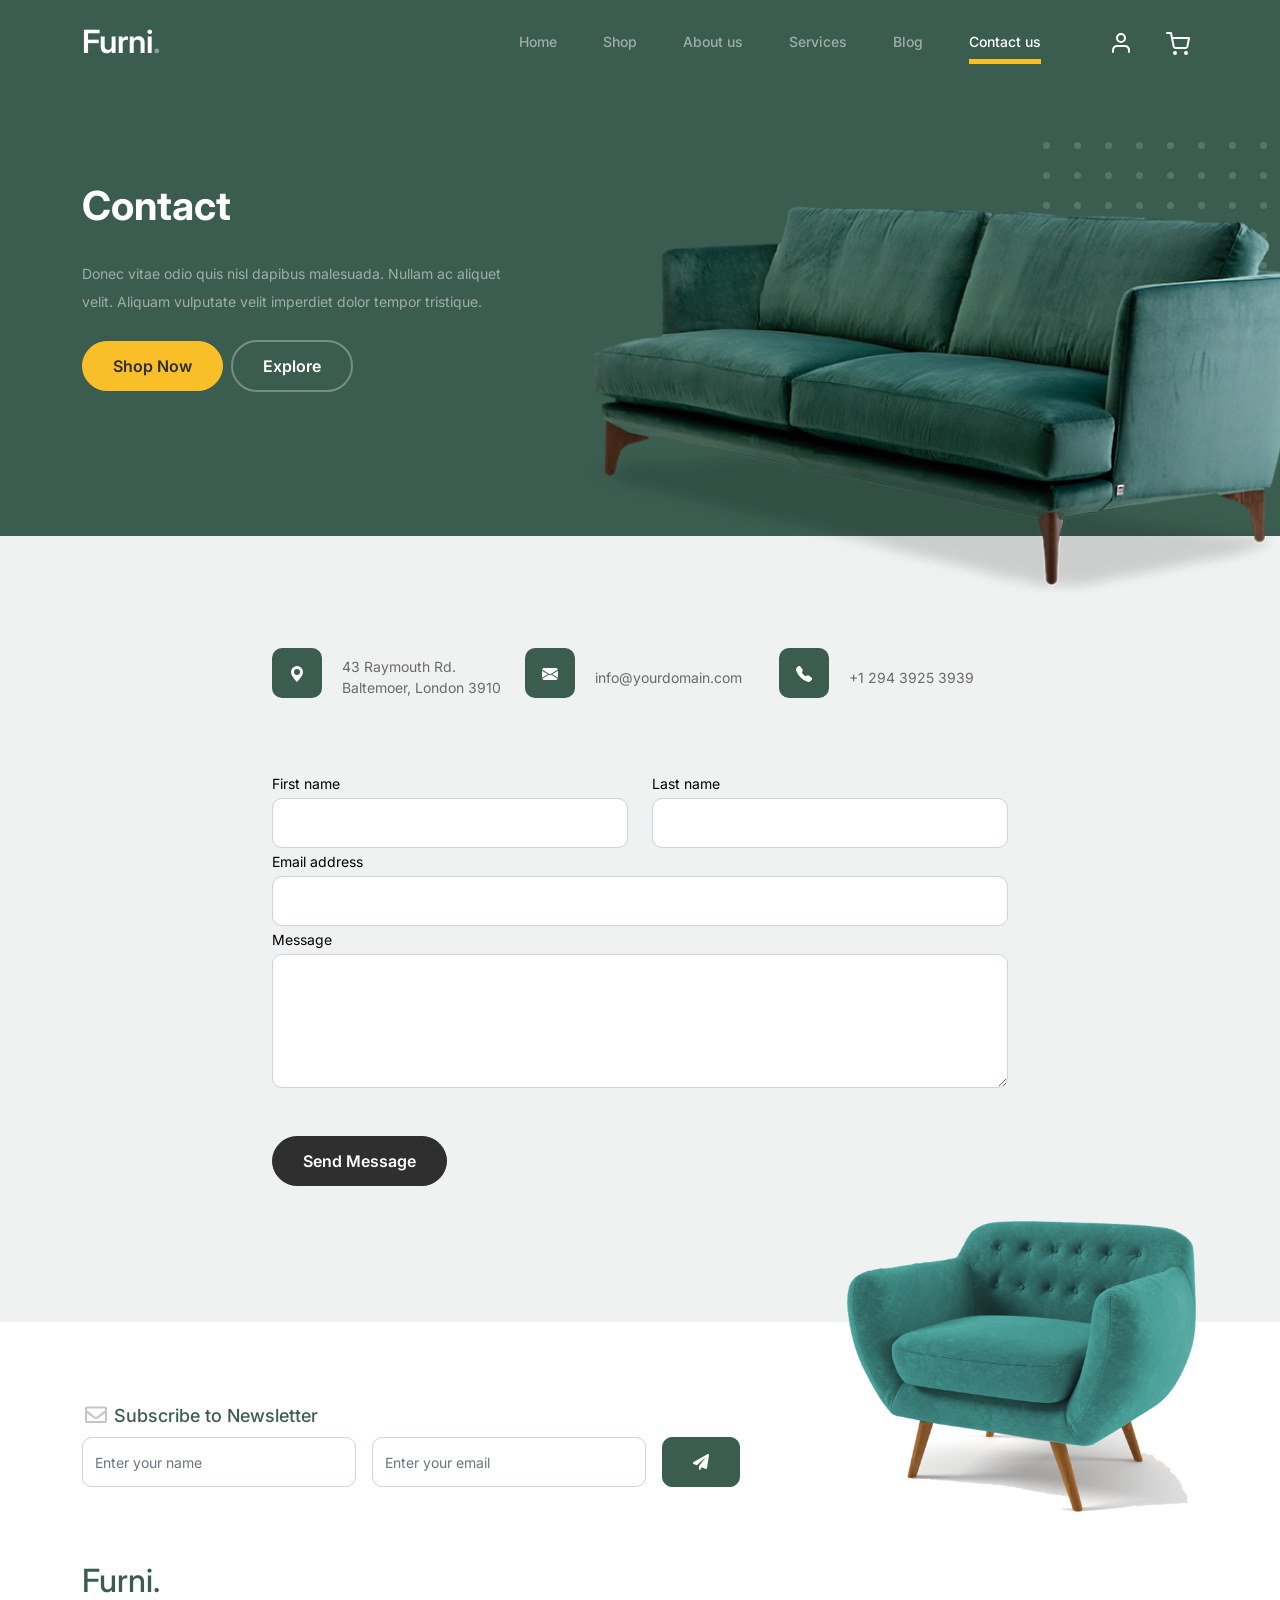
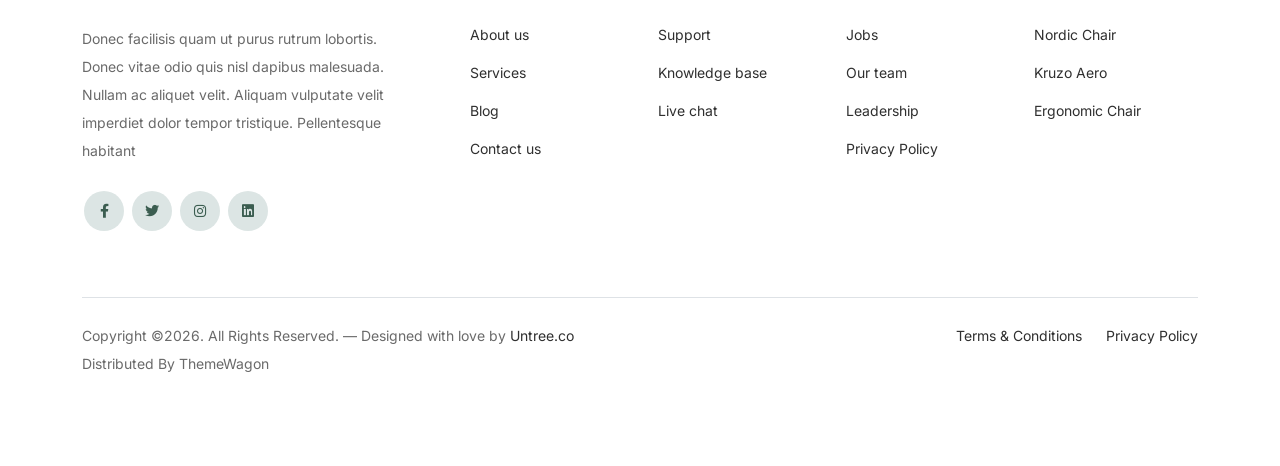
<file: furni-1.0.0/contact.html>
<!-- /*
* Bootstrap 5
* Template Name: Furni
* Template Author: Untree.co
* Template URI: https://untree.co/
* License: https://creativecommons.org/licenses/by/3.0/
*/ -->
<!doctype html>
<html lang="en">
<head>
  <meta charset="utf-8">
  <meta name="viewport" content="width=device-width, initial-scale=1, shrink-to-fit=no">
  <meta name="author" content="Untree.co">
  <link rel="shortcut icon" href="favicon.png">

  <meta name="description" content="" />
  <meta name="keywords" content="bootstrap, bootstrap4" />

		<!-- Bootstrap CSS -->
		<link href="css/bootstrap.min.css" rel="stylesheet">
		<link href="https://cdnjs.cloudflare.com/ajax/libs/font-awesome/6.0.0-beta3/css/all.min.css" rel="stylesheet">
		<link href="css/tiny-slider.css" rel="stylesheet">
		<link href="css/style.css" rel="stylesheet">
		<title>Furni Free Bootstrap 5 Template for Furniture and Interior Design Websites by Untree.co </title>
	</head>

	<body>

		<!-- Start Header/Navigation -->
		<nav class="custom-navbar navbar navbar navbar-expand-md navbar-dark bg-dark" arial-label="Furni navigation bar">

			<div class="container">
				<a class="navbar-brand" href="index.html">Furni<span>.</span></a>

				<button class="navbar-toggler" type="button" data-bs-toggle="collapse" data-bs-target="#navbarsFurni" aria-controls="navbarsFurni" aria-expanded="false" aria-label="Toggle navigation">
					<span class="navbar-toggler-icon"></span>
				</button>

				<div class="collapse navbar-collapse" id="navbarsFurni">
					<ul class="custom-navbar-nav navbar-nav ms-auto mb-2 mb-md-0">
						<li class="nav-item">
							<a class="nav-link" href="index.html">Home</a>
						</li>
						<li><a class="nav-link" href="shop.html">Shop</a></li>
						<li><a class="nav-link" href="about.html">About us</a></li>
						<li><a class="nav-link" href="services.html">Services</a></li>
						<li><a class="nav-link" href="blog.html">Blog</a></li>
						<li class="active"><a class="nav-link" href="contact.html">Contact us</a></li>
					</ul>

					<ul class="custom-navbar-cta navbar-nav mb-2 mb-md-0 ms-5">
						<li><a class="nav-link" href="#"><img src="images/user.svg"></a></li>
						<li><a class="nav-link" href="cart.html"><img src="images/cart.svg"></a></li>
					</ul>
				</div>
			</div>
				
		</nav>
		<!-- End Header/Navigation -->

		<!-- Start Hero Section -->
			<div class="hero">
				<div class="container">
					<div class="row justify-content-between">
						<div class="col-lg-5">
							<div class="intro-excerpt">
								<h1>Contact</h1>
								<p class="mb-4">Donec vitae odio quis nisl dapibus malesuada. Nullam ac aliquet velit. Aliquam vulputate velit imperdiet dolor tempor tristique.</p>
								<p><a href="" class="btn btn-secondary me-2">Shop Now</a><a href="#" class="btn btn-white-outline">Explore</a></p>
							</div>
						</div>
						<div class="col-lg-7">
							<div class="hero-img-wrap">
								<img src="images/couch.png" class="img-fluid">
							</div>
						</div>
					</div>
				</div>
			</div>
		<!-- End Hero Section -->

		
		<!-- Start Contact Form -->
		<div class="untree_co-section">
      <div class="container">

        <div class="block">
          <div class="row justify-content-center">


            <div class="col-md-8 col-lg-8 pb-4">


              <div class="row mb-5">
                <div class="col-lg-4">
                  <div  class="service no-shadow align-items-center link horizontal d-flex active" data-aos="fade-left" data-aos-delay="0">
                    <div class="service-icon color-1 mb-4">
                      <svg xmlns="http://www.w3.org/2000/svg" width="16" height="16" fill="currentColor" class="bi bi-geo-alt-fill" viewBox="0 0 16 16">
                        <path d="M8 16s6-5.686 6-10A6 6 0 0 0 2 6c0 4.314 6 10 6 10zm0-7a3 3 0 1 1 0-6 3 3 0 0 1 0 6z"/>
                      </svg>
                    </div> <!-- /.icon -->
                    <div class="service-contents">
                      <p>43 Raymouth Rd. Baltemoer, London 3910</p>
                    </div> <!-- /.service-contents-->
                  </div> <!-- /.service -->
                </div>

                <div class="col-lg-4">
                  <div  class="service no-shadow align-items-center link horizontal d-flex active" data-aos="fade-left" data-aos-delay="0">
                    <div class="service-icon color-1 mb-4">
                      <svg xmlns="http://www.w3.org/2000/svg" width="16" height="16" fill="currentColor" class="bi bi-envelope-fill" viewBox="0 0 16 16">
                        <path d="M.05 3.555A2 2 0 0 1 2 2h12a2 2 0 0 1 1.95 1.555L8 8.414.05 3.555zM0 4.697v7.104l5.803-3.558L0 4.697zM6.761 8.83l-6.57 4.027A2 2 0 0 0 2 14h12a2 2 0 0 0 1.808-1.144l-6.57-4.027L8 9.586l-1.239-.757zm3.436-.586L16 11.801V4.697l-5.803 3.546z"/>
                      </svg>
                    </div> <!-- /.icon -->
                    <div class="service-contents">
                      <p>info@yourdomain.com</p>
                    </div> <!-- /.service-contents-->
                  </div> <!-- /.service -->
                </div>

                <div class="col-lg-4">
                  <div  class="service no-shadow align-items-center link horizontal d-flex active" data-aos="fade-left" data-aos-delay="0">
                    <div class="service-icon color-1 mb-4">
                      <svg xmlns="http://www.w3.org/2000/svg" width="16" height="16" fill="currentColor" class="bi bi-telephone-fill" viewBox="0 0 16 16">
                        <path fill-rule="evenodd" d="M1.885.511a1.745 1.745 0 0 1 2.61.163L6.29 2.98c.329.423.445.974.315 1.494l-.547 2.19a.678.678 0 0 0 .178.643l2.457 2.457a.678.678 0 0 0 .644.178l2.189-.547a1.745 1.745 0 0 1 1.494.315l2.306 1.794c.829.645.905 1.87.163 2.611l-1.034 1.034c-.74.74-1.846 1.065-2.877.702a18.634 18.634 0 0 1-7.01-4.42 18.634 18.634 0 0 1-4.42-7.009c-.362-1.03-.037-2.137.703-2.877L1.885.511z"/>
                      </svg>
                    </div> <!-- /.icon -->
                    <div class="service-contents">
                      <p>+1 294 3925 3939</p>
                    </div> <!-- /.service-contents-->
                  </div> <!-- /.service -->
                </div>
              </div>

              <form>
                <div class="row">
                  <div class="col-6">
                    <div class="form-group">
                      <label class="text-black" for="fname">First name</label>
                      <input type="text" class="form-control" id="fname">
                    </div>
                  </div>
                  <div class="col-6">
                    <div class="form-group">
                      <label class="text-black" for="lname">Last name</label>
                      <input type="text" class="form-control" id="lname">
                    </div>
                  </div>
                </div>
                <div class="form-group">
                  <label class="text-black" for="email">Email address</label>
                  <input type="email" class="form-control" id="email">
                </div>

                <div class="form-group mb-5">
                  <label class="text-black" for="message">Message</label>
                  <textarea name="" class="form-control" id="message" cols="30" rows="5"></textarea>
                </div>

                <button type="submit" class="btn btn-primary-hover-outline">Send Message</button>
              </form>

            </div>

          </div>

        </div>

      </div>


    </div>
  </div>

  <!-- End Contact Form -->

		

		<!-- Start Footer Section -->
		<footer class="footer-section">
			<div class="container relative">

				<div class="sofa-img">
					<img src="images/sofa.png" alt="Image" class="img-fluid">
				</div>

				<div class="row">
					<div class="col-lg-8">
						<div class="subscription-form">
							<h3 class="d-flex align-items-center"><span class="me-1"><img src="images/envelope-outline.svg" alt="Image" class="img-fluid"></span><span>Subscribe to Newsletter</span></h3>

							<form action="#" class="row g-3">
								<div class="col-auto">
									<input type="text" class="form-control" placeholder="Enter your name">
								</div>
								<div class="col-auto">
									<input type="email" class="form-control" placeholder="Enter your email">
								</div>
								<div class="col-auto">
									<button class="btn btn-primary">
										<span class="fa fa-paper-plane"></span>
									</button>
								</div>
							</form>

						</div>
					</div>
				</div>

				<div class="row g-5 mb-5">
					<div class="col-lg-4">
						<div class="mb-4 footer-logo-wrap"><a href="#" class="footer-logo">Furni<span>.</span></a></div>
						<p class="mb-4">Donec facilisis quam ut purus rutrum lobortis. Donec vitae odio quis nisl dapibus malesuada. Nullam ac aliquet velit. Aliquam vulputate velit imperdiet dolor tempor tristique. Pellentesque habitant</p>

						<ul class="list-unstyled custom-social">
							<li><a href="#"><span class="fa fa-brands fa-facebook-f"></span></a></li>
							<li><a href="#"><span class="fa fa-brands fa-twitter"></span></a></li>
							<li><a href="#"><span class="fa fa-brands fa-instagram"></span></a></li>
							<li><a href="#"><span class="fa fa-brands fa-linkedin"></span></a></li>
						</ul>
					</div>

					<div class="col-lg-8">
						<div class="row links-wrap">
							<div class="col-6 col-sm-6 col-md-3">
								<ul class="list-unstyled">
									<li><a href="#">About us</a></li>
									<li><a href="#">Services</a></li>
									<li><a href="#">Blog</a></li>
									<li><a href="#">Contact us</a></li>
								</ul>
							</div>

							<div class="col-6 col-sm-6 col-md-3">
								<ul class="list-unstyled">
									<li><a href="#">Support</a></li>
									<li><a href="#">Knowledge base</a></li>
									<li><a href="#">Live chat</a></li>
								</ul>
							</div>

							<div class="col-6 col-sm-6 col-md-3">
								<ul class="list-unstyled">
									<li><a href="#">Jobs</a></li>
									<li><a href="#">Our team</a></li>
									<li><a href="#">Leadership</a></li>
									<li><a href="#">Privacy Policy</a></li>
								</ul>
							</div>

							<div class="col-6 col-sm-6 col-md-3">
								<ul class="list-unstyled">
									<li><a href="#">Nordic Chair</a></li>
									<li><a href="#">Kruzo Aero</a></li>
									<li><a href="#">Ergonomic Chair</a></li>
								</ul>
							</div>
						</div>
					</div>

				</div>

				<div class="border-top copyright">
					<div class="row pt-4">
						<div class="col-lg-6">
							<p class="mb-2 text-center text-lg-start">Copyright &copy;<script>document.write(new Date().getFullYear());</script>. All Rights Reserved. &mdash; Designed with love by <a href="https://untree.co">Untree.co</a> Distributed By <a hreff="https://themewagon.com">ThemeWagon</a>  <!-- License information: https://untree.co/license/ -->
            </p>
						</div>

						<div class="col-lg-6 text-center text-lg-end">
							<ul class="list-unstyled d-inline-flex ms-auto">
								<li class="me-4"><a href="#">Terms &amp; Conditions</a></li>
								<li><a href="#">Privacy Policy</a></li>
							</ul>
						</div>

					</div>
				</div>

			</div>
		</footer>
		<!-- End Footer Section -->	


		<script src="js/bootstrap.bundle.min.js"></script>
		<script src="js/tiny-slider.js"></script>
		<script src="js/custom.js"></script>
	</body>

</html>
</file>
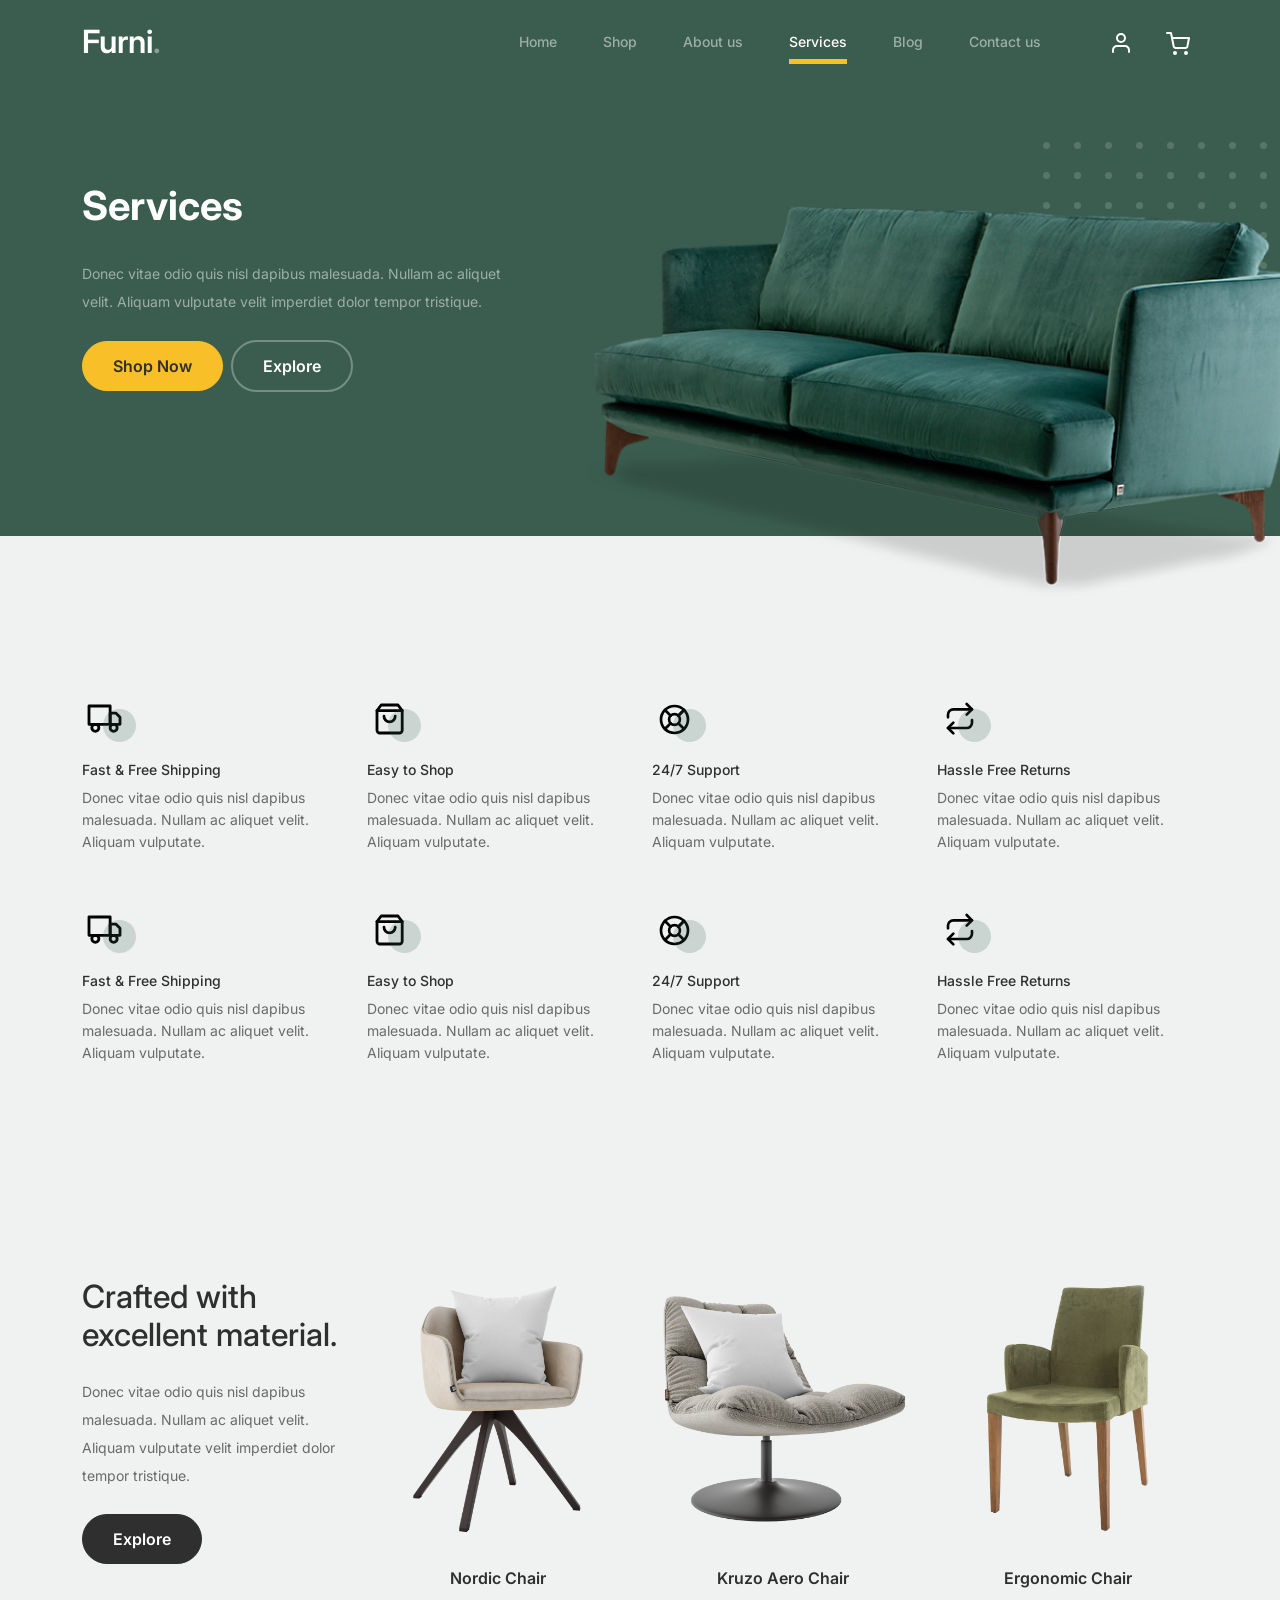
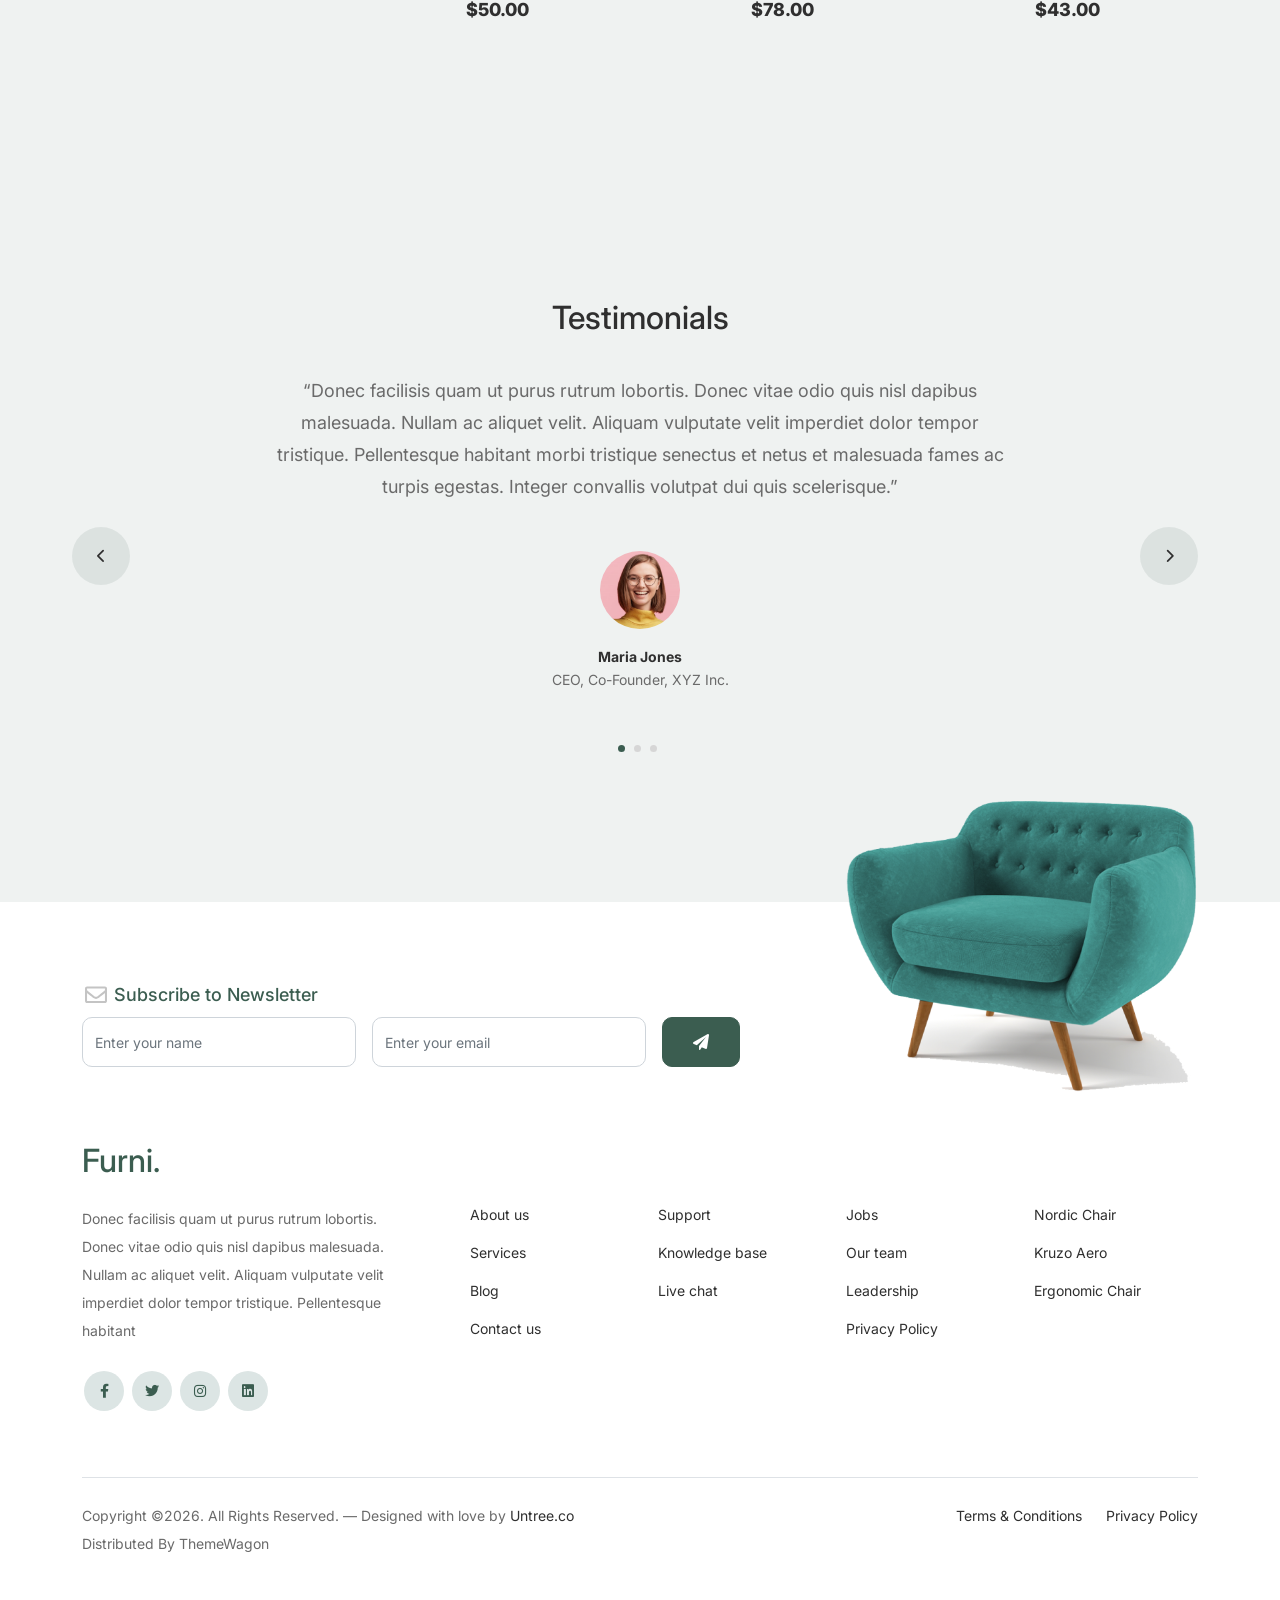
<file: furni-1.0.0/services.html>
<!-- /*
* Bootstrap 5
* Template Name: Furni
* Template Author: Untree.co
* Template URI: https://untree.co/
* License: https://creativecommons.org/licenses/by/3.0/
*/ -->
<!doctype html>
<html lang="en">
<head>
  <meta charset="utf-8">
  <meta name="viewport" content="width=device-width, initial-scale=1, shrink-to-fit=no">
  <meta name="author" content="Untree.co">
  <link rel="shortcut icon" href="favicon.png">

  <meta name="description" content="" />
  <meta name="keywords" content="bootstrap, bootstrap4" />

		<!-- Bootstrap CSS -->
		<link href="css/bootstrap.min.css" rel="stylesheet">
		<link href="https://cdnjs.cloudflare.com/ajax/libs/font-awesome/6.0.0-beta3/css/all.min.css" rel="stylesheet">
		<link href="css/tiny-slider.css" rel="stylesheet">
		<link href="css/style.css" rel="stylesheet">
		<title>Furni Free Bootstrap 5 Template for Furniture and Interior Design Websites by Untree.co </title>
	</head>

	<body>

		<!-- Start Header/Navigation -->
		<nav class="custom-navbar navbar navbar navbar-expand-md navbar-dark bg-dark" arial-label="Furni navigation bar">

			<div class="container">
				<a class="navbar-brand" href="index.html">Furni<span>.</span></a>

				<button class="navbar-toggler" type="button" data-bs-toggle="collapse" data-bs-target="#navbarsFurni" aria-controls="navbarsFurni" aria-expanded="false" aria-label="Toggle navigation">
					<span class="navbar-toggler-icon"></span>
				</button>

				<div class="collapse navbar-collapse" id="navbarsFurni">
					<ul class="custom-navbar-nav navbar-nav ms-auto mb-2 mb-md-0">
						<li class="nav-item">
							<a class="nav-link" href="index.html">Home</a>
						</li>
						<li><a class="nav-link" href="shop.html">Shop</a></li>
						<li><a class="nav-link" href="about.html">About us</a></li>
						<li class="active"><a class="nav-link" href="services.html">Services</a></li>
						<li><a class="nav-link" href="blog.html">Blog</a></li>
						<li><a class="nav-link" href="contact.html">Contact us</a></li>
					</ul>

					<ul class="custom-navbar-cta navbar-nav mb-2 mb-md-0 ms-5">
						<li><a class="nav-link" href="#"><img src="images/user.svg"></a></li>
						<li><a class="nav-link" href="cart.html"><img src="images/cart.svg"></a></li>
					</ul>
				</div>
			</div>
				
		</nav>
		<!-- End Header/Navigation -->

		<!-- Start Hero Section -->
			<div class="hero">
				<div class="container">
					<div class="row justify-content-between">
						<div class="col-lg-5">
							<div class="intro-excerpt">
								<h1>Services</h1>
								<p class="mb-4">Donec vitae odio quis nisl dapibus malesuada. Nullam ac aliquet velit. Aliquam vulputate velit imperdiet dolor tempor tristique.</p>
								<p><a href="" class="btn btn-secondary me-2">Shop Now</a><a href="#" class="btn btn-white-outline">Explore</a></p>
							</div>
						</div>
						<div class="col-lg-7">
							<div class="hero-img-wrap">
								<img src="images/couch.png" class="img-fluid">
							</div>
						</div>
					</div>
				</div>
			</div>
		<!-- End Hero Section -->

		

		<!-- Start Why Choose Us Section -->
		<div class="why-choose-section">
			<div class="container">
				
				
				<div class="row my-5">
					<div class="col-6 col-md-6 col-lg-3 mb-4">
						<div class="feature">
							<div class="icon">
								<img src="images/truck.svg" alt="Image" class="imf-fluid">
							</div>
							<h3>Fast &amp; Free Shipping</h3>
							<p>Donec vitae odio quis nisl dapibus malesuada. Nullam ac aliquet velit. Aliquam vulputate.</p>
						</div>
					</div>

					<div class="col-6 col-md-6 col-lg-3 mb-4">
						<div class="feature">
							<div class="icon">
								<img src="images/bag.svg" alt="Image" class="imf-fluid">
							</div>
							<h3>Easy to Shop</h3>
							<p>Donec vitae odio quis nisl dapibus malesuada. Nullam ac aliquet velit. Aliquam vulputate.</p>
						</div>
					</div>

					<div class="col-6 col-md-6 col-lg-3 mb-4">
						<div class="feature">
							<div class="icon">
								<img src="images/support.svg" alt="Image" class="imf-fluid">
							</div>
							<h3>24/7 Support</h3>
							<p>Donec vitae odio quis nisl dapibus malesuada. Nullam ac aliquet velit. Aliquam vulputate.</p>
						</div>
					</div>

					<div class="col-6 col-md-6 col-lg-3 mb-4">
						<div class="feature">
							<div class="icon">
								<img src="images/return.svg" alt="Image" class="imf-fluid">
							</div>
							<h3>Hassle Free Returns</h3>
							<p>Donec vitae odio quis nisl dapibus malesuada. Nullam ac aliquet velit. Aliquam vulputate.</p>
						</div>
					</div>

					<div class="col-6 col-md-6 col-lg-3 mb-4">
						<div class="feature">
							<div class="icon">
								<img src="images/truck.svg" alt="Image" class="imf-fluid">
							</div>
							<h3>Fast &amp; Free Shipping</h3>
							<p>Donec vitae odio quis nisl dapibus malesuada. Nullam ac aliquet velit. Aliquam vulputate.</p>
						</div>
					</div>

					<div class="col-6 col-md-6 col-lg-3 mb-4">
						<div class="feature">
							<div class="icon">
								<img src="images/bag.svg" alt="Image" class="imf-fluid">
							</div>
							<h3>Easy to Shop</h3>
							<p>Donec vitae odio quis nisl dapibus malesuada. Nullam ac aliquet velit. Aliquam vulputate.</p>
						</div>
					</div>

					<div class="col-6 col-md-6 col-lg-3 mb-4">
						<div class="feature">
							<div class="icon">
								<img src="images/support.svg" alt="Image" class="imf-fluid">
							</div>
							<h3>24/7 Support</h3>
							<p>Donec vitae odio quis nisl dapibus malesuada. Nullam ac aliquet velit. Aliquam vulputate.</p>
						</div>
					</div>

					<div class="col-6 col-md-6 col-lg-3 mb-4">
						<div class="feature">
							<div class="icon">
								<img src="images/return.svg" alt="Image" class="imf-fluid">
							</div>
							<h3>Hassle Free Returns</h3>
							<p>Donec vitae odio quis nisl dapibus malesuada. Nullam ac aliquet velit. Aliquam vulputate.</p>
						</div>
					</div>

				</div>
			
			</div>
		</div>
		<!-- End Why Choose Us Section -->

		<!-- Start Product Section -->
		<div class="product-section pt-0">
			<div class="container">
				<div class="row">

					<!-- Start Column 1 -->
					<div class="col-md-12 col-lg-3 mb-5 mb-lg-0">
						<h2 class="mb-4 section-title">Crafted with excellent material.</h2>
						<p class="mb-4">Donec vitae odio quis nisl dapibus malesuada. Nullam ac aliquet velit. Aliquam vulputate velit imperdiet dolor tempor tristique. </p>
						<p><a href="#" class="btn">Explore</a></p>
					</div> 
					<!-- End Column 1 -->

					<!-- Start Column 2 -->
					<div class="col-12 col-md-4 col-lg-3 mb-5 mb-md-0">
						<a class="product-item" href="#">
							<img src="images/product-1.png" class="img-fluid product-thumbnail">
							<h3 class="product-title">Nordic Chair</h3>
							<strong class="product-price">$50.00</strong>

							<span class="icon-cross">
								<img src="images/cross.svg" class="img-fluid">
							</span>
						</a>
					</div> 
					<!-- End Column 2 -->

					<!-- Start Column 3 -->
					<div class="col-12 col-md-4 col-lg-3 mb-5 mb-md-0">
						<a class="product-item" href="#">
							<img src="images/product-2.png" class="img-fluid product-thumbnail">
							<h3 class="product-title">Kruzo Aero Chair</h3>
							<strong class="product-price">$78.00</strong>

							<span class="icon-cross">
								<img src="images/cross.svg" class="img-fluid">
							</span>
						</a>
					</div>
					<!-- End Column 3 -->

					<!-- Start Column 4 -->
					<div class="col-12 col-md-4 col-lg-3 mb-5 mb-md-0">
						<a class="product-item" href="#">
							<img src="images/product-3.png" class="img-fluid product-thumbnail">
							<h3 class="product-title">Ergonomic Chair</h3>
							<strong class="product-price">$43.00</strong>

							<span class="icon-cross">
								<img src="images/cross.svg" class="img-fluid">
							</span>
						</a>
					</div>
					<!-- End Column 4 -->

				</div>
			</div>
		</div>
		<!-- End Product Section -->

		

		<!-- Start Testimonial Slider -->
		<div class="testimonial-section before-footer-section">
			<div class="container">
				<div class="row">
					<div class="col-lg-7 mx-auto text-center">
						<h2 class="section-title">Testimonials</h2>
					</div>
				</div>

				<div class="row justify-content-center">
					<div class="col-lg-12">
						<div class="testimonial-slider-wrap text-center">

							<div id="testimonial-nav">
								<span class="prev" data-controls="prev"><span class="fa fa-chevron-left"></span></span>
								<span class="next" data-controls="next"><span class="fa fa-chevron-right"></span></span>
							</div>

							<div class="testimonial-slider">
								
								<div class="item">
									<div class="row justify-content-center">
										<div class="col-lg-8 mx-auto">

											<div class="testimonial-block text-center">
												<blockquote class="mb-5">
													<p>&ldquo;Donec facilisis quam ut purus rutrum lobortis. Donec vitae odio quis nisl dapibus malesuada. Nullam ac aliquet velit. Aliquam vulputate velit imperdiet dolor tempor tristique. Pellentesque habitant morbi tristique senectus et netus et malesuada fames ac turpis egestas. Integer convallis volutpat dui quis scelerisque.&rdquo;</p>
												</blockquote>

												<div class="author-info">
													<div class="author-pic">
														<img src="images/person-1.png" alt="Maria Jones" class="img-fluid">
													</div>
													<h3 class="font-weight-bold">Maria Jones</h3>
													<span class="position d-block mb-3">CEO, Co-Founder, XYZ Inc.</span>
												</div>
											</div>

										</div>
									</div>
								</div> 
								<!-- END item -->

								<div class="item">
									<div class="row justify-content-center">
										<div class="col-lg-8 mx-auto">

											<div class="testimonial-block text-center">
												<blockquote class="mb-5">
													<p>&ldquo;Donec facilisis quam ut purus rutrum lobortis. Donec vitae odio quis nisl dapibus malesuada. Nullam ac aliquet velit. Aliquam vulputate velit imperdiet dolor tempor tristique. Pellentesque habitant morbi tristique senectus et netus et malesuada fames ac turpis egestas. Integer convallis volutpat dui quis scelerisque.&rdquo;</p>
												</blockquote>

												<div class="author-info">
													<div class="author-pic">
														<img src="images/person-1.png" alt="Maria Jones" class="img-fluid">
													</div>
													<h3 class="font-weight-bold">Maria Jones</h3>
													<span class="position d-block mb-3">CEO, Co-Founder, XYZ Inc.</span>
												</div>
											</div>

										</div>
									</div>
								</div> 
								<!-- END item -->

								<div class="item">
									<div class="row justify-content-center">
										<div class="col-lg-8 mx-auto">

											<div class="testimonial-block text-center">
												<blockquote class="mb-5">
													<p>&ldquo;Donec facilisis quam ut purus rutrum lobortis. Donec vitae odio quis nisl dapibus malesuada. Nullam ac aliquet velit. Aliquam vulputate velit imperdiet dolor tempor tristique. Pellentesque habitant morbi tristique senectus et netus et malesuada fames ac turpis egestas. Integer convallis volutpat dui quis scelerisque.&rdquo;</p>
												</blockquote>

												<div class="author-info">
													<div class="author-pic">
														<img src="images/person-1.png" alt="Maria Jones" class="img-fluid">
													</div>
													<h3 class="font-weight-bold">Maria Jones</h3>
													<span class="position d-block mb-3">CEO, Co-Founder, XYZ Inc.</span>
												</div>
											</div>

										</div>
									</div>
								</div> 
								<!-- END item -->

							</div>

						</div>
					</div>
				</div>
			</div>
		</div>
		<!-- End Testimonial Slider -->

		

		<!-- Start Footer Section -->
		<footer class="footer-section">
			<div class="container relative">

				<div class="sofa-img">
					<img src="images/sofa.png" alt="Image" class="img-fluid">
				</div>

				<div class="row">
					<div class="col-lg-8">
						<div class="subscription-form">
							<h3 class="d-flex align-items-center"><span class="me-1"><img src="images/envelope-outline.svg" alt="Image" class="img-fluid"></span><span>Subscribe to Newsletter</span></h3>

							<form action="#" class="row g-3">
								<div class="col-auto">
									<input type="text" class="form-control" placeholder="Enter your name">
								</div>
								<div class="col-auto">
									<input type="email" class="form-control" placeholder="Enter your email">
								</div>
								<div class="col-auto">
									<button class="btn btn-primary">
										<span class="fa fa-paper-plane"></span>
									</button>
								</div>
							</form>

						</div>
					</div>
				</div>

				<div class="row g-5 mb-5">
					<div class="col-lg-4">
						<div class="mb-4 footer-logo-wrap"><a href="#" class="footer-logo">Furni<span>.</span></a></div>
						<p class="mb-4">Donec facilisis quam ut purus rutrum lobortis. Donec vitae odio quis nisl dapibus malesuada. Nullam ac aliquet velit. Aliquam vulputate velit imperdiet dolor tempor tristique. Pellentesque habitant</p>

						<ul class="list-unstyled custom-social">
							<li><a href="#"><span class="fa fa-brands fa-facebook-f"></span></a></li>
							<li><a href="#"><span class="fa fa-brands fa-twitter"></span></a></li>
							<li><a href="#"><span class="fa fa-brands fa-instagram"></span></a></li>
							<li><a href="#"><span class="fa fa-brands fa-linkedin"></span></a></li>
						</ul>
					</div>

					<div class="col-lg-8">
						<div class="row links-wrap">
							<div class="col-6 col-sm-6 col-md-3">
								<ul class="list-unstyled">
									<li><a href="#">About us</a></li>
									<li><a href="#">Services</a></li>
									<li><a href="#">Blog</a></li>
									<li><a href="#">Contact us</a></li>
								</ul>
							</div>

							<div class="col-6 col-sm-6 col-md-3">
								<ul class="list-unstyled">
									<li><a href="#">Support</a></li>
									<li><a href="#">Knowledge base</a></li>
									<li><a href="#">Live chat</a></li>
								</ul>
							</div>

							<div class="col-6 col-sm-6 col-md-3">
								<ul class="list-unstyled">
									<li><a href="#">Jobs</a></li>
									<li><a href="#">Our team</a></li>
									<li><a href="#">Leadership</a></li>
									<li><a href="#">Privacy Policy</a></li>
								</ul>
							</div>

							<div class="col-6 col-sm-6 col-md-3">
								<ul class="list-unstyled">
									<li><a href="#">Nordic Chair</a></li>
									<li><a href="#">Kruzo Aero</a></li>
									<li><a href="#">Ergonomic Chair</a></li>
								</ul>
							</div>
						</div>
					</div>

				</div>

				<div class="border-top copyright">
					<div class="row pt-4">
						<div class="col-lg-6">
							<p class="mb-2 text-center text-lg-start">Copyright &copy;<script>document.write(new Date().getFullYear());</script>. All Rights Reserved. &mdash; Designed with love by <a href="https://untree.co">Untree.co</a> Distributed By <a hreff="https://themewagon.com">ThemeWagon</a> <!-- License information: https://untree.co/license/ -->
            </p>
						</div>

						<div class="col-lg-6 text-center text-lg-end">
							<ul class="list-unstyled d-inline-flex ms-auto">
								<li class="me-4"><a href="#">Terms &amp; Conditions</a></li>
								<li><a href="#">Privacy Policy</a></li>
							</ul>
						</div>

					</div>
				</div>

			</div>
		</footer>
		<!-- End Footer Section -->	


		<script src="js/bootstrap.bundle.min.js"></script>
		<script src="js/tiny-slider.js"></script>
		<script src="js/custom.js"></script>
	</body>

</html>
</file>
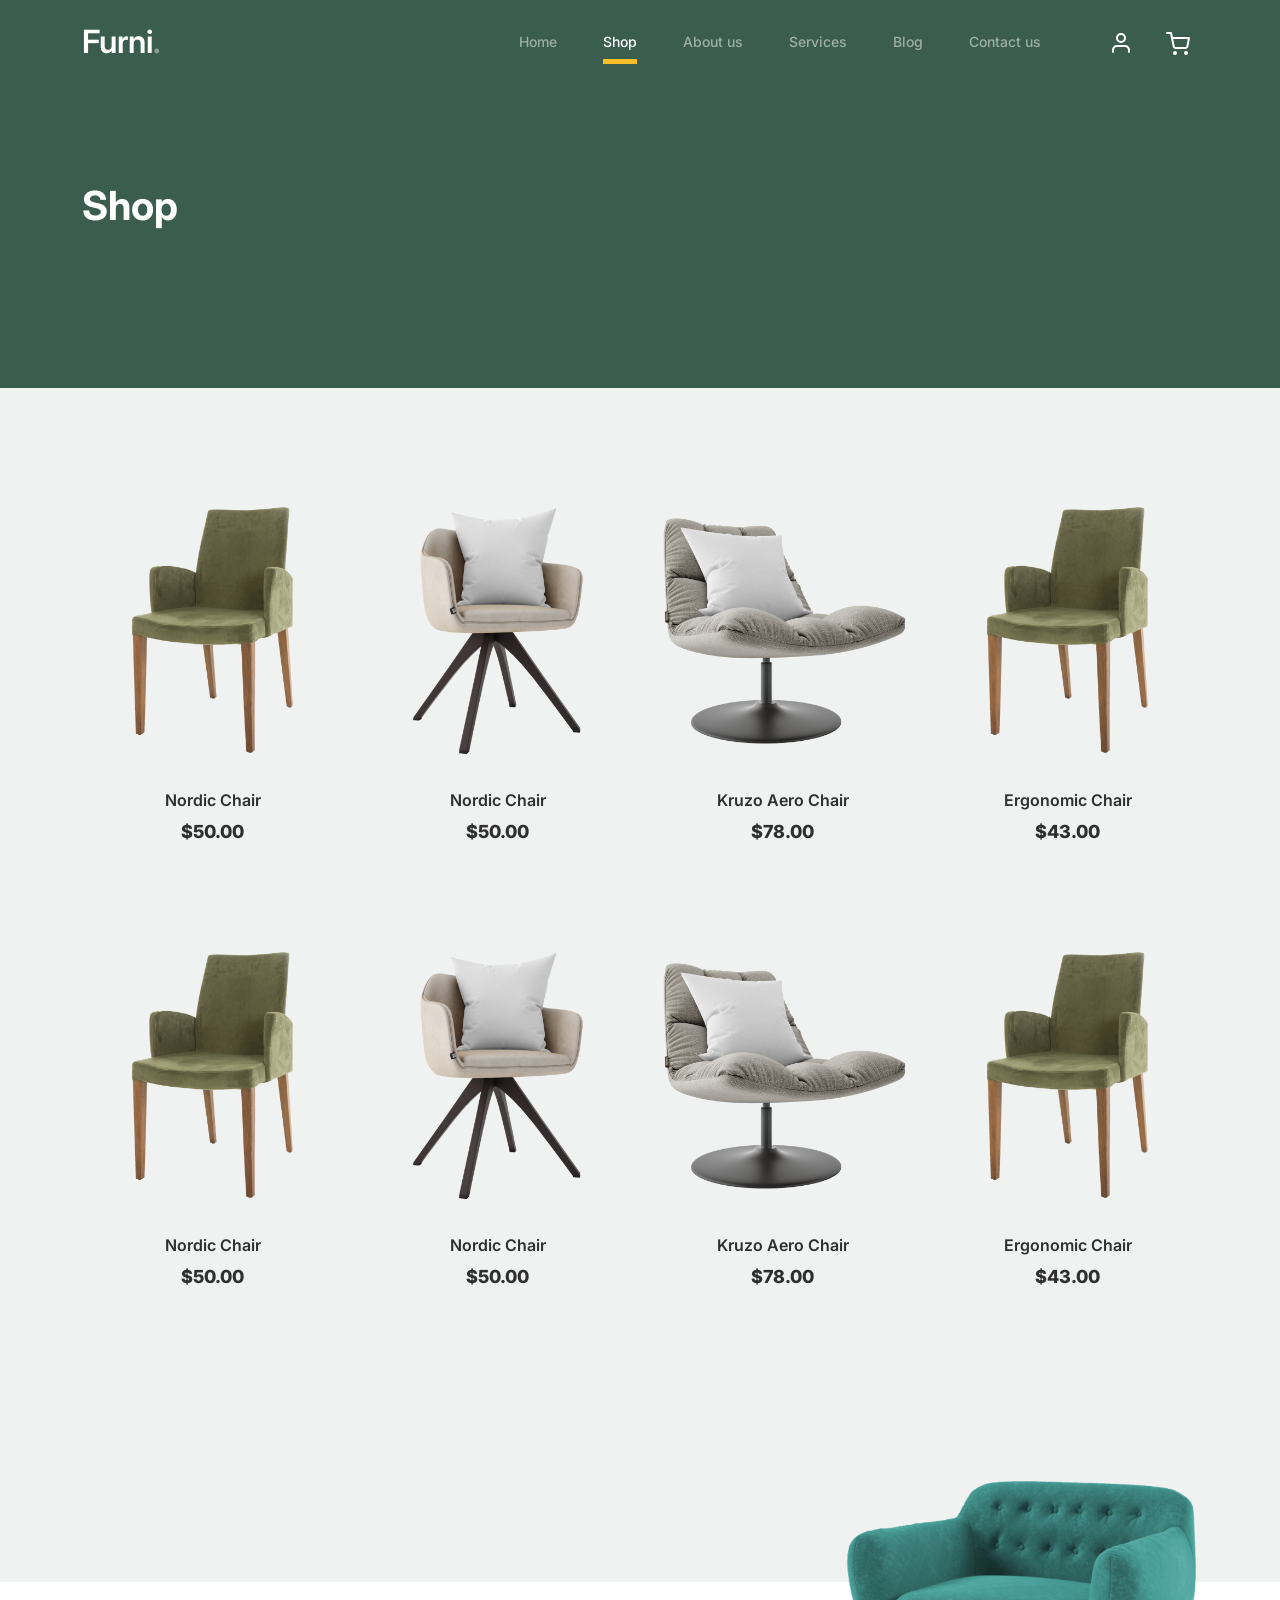
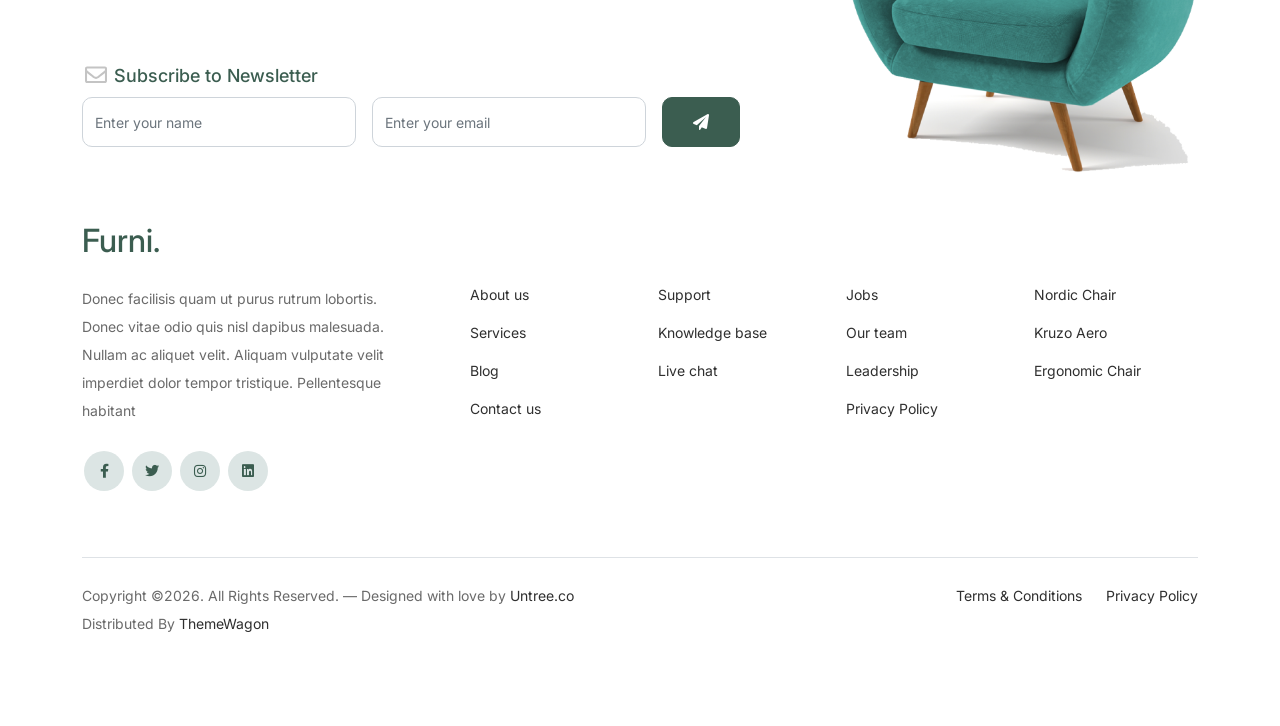
<file: furni-1.0.0/shop.html>
<!-- /*
* Bootstrap 5
* Template Name: Furni
* Template Author: Untree.co
* Template URI: https://untree.co/
* License: https://creativecommons.org/licenses/by/3.0/
*/ -->
<!doctype html>
<html lang="en">
<head>
  <meta charset="utf-8">
  <meta name="viewport" content="width=device-width, initial-scale=1, shrink-to-fit=no">
  <meta name="author" content="Untree.co">
  <link rel="shortcut icon" href="favicon.png">

  <meta name="description" content="" />
  <meta name="keywords" content="bootstrap, bootstrap4" />

		<!-- Bootstrap CSS -->
		<link href="css/bootstrap.min.css" rel="stylesheet">
		<link href="https://cdnjs.cloudflare.com/ajax/libs/font-awesome/6.0.0-beta3/css/all.min.css" rel="stylesheet">
		<link href="css/tiny-slider.css" rel="stylesheet">
		<link href="css/style.css" rel="stylesheet">
		<title>Furni Free Bootstrap 5 Template for Furniture and Interior Design Websites by Untree.co </title>
	</head>

	<body>

		<!-- Start Header/Navigation -->
		<nav class="custom-navbar navbar navbar navbar-expand-md navbar-dark bg-dark" arial-label="Furni navigation bar">

			<div class="container">
				<a class="navbar-brand" href="index.html">Furni<span>.</span></a>

				<button class="navbar-toggler" type="button" data-bs-toggle="collapse" data-bs-target="#navbarsFurni" aria-controls="navbarsFurni" aria-expanded="false" aria-label="Toggle navigation">
					<span class="navbar-toggler-icon"></span>
				</button>

				<div class="collapse navbar-collapse" id="navbarsFurni">
					<ul class="custom-navbar-nav navbar-nav ms-auto mb-2 mb-md-0">
						<li class="nav-item ">
							<a class="nav-link" href="index.html">Home</a>
						</li>
						<li class="active"><a class="nav-link" href="shop.html">Shop</a></li>
						<li><a class="nav-link" href="about.html">About us</a></li>
						<li><a class="nav-link" href="services.html">Services</a></li>
						<li><a class="nav-link" href="blog.html">Blog</a></li>
						<li><a class="nav-link" href="contact.html">Contact us</a></li>
					</ul>

					<ul class="custom-navbar-cta navbar-nav mb-2 mb-md-0 ms-5">
						<li><a class="nav-link" href="#"><img src="images/user.svg"></a></li>
						<li><a class="nav-link" href="cart.html"><img src="images/cart.svg"></a></li>
					</ul>
				</div>
			</div>
				
		</nav>
		<!-- End Header/Navigation -->

		<!-- Start Hero Section -->
			<div class="hero">
				<div class="container">
					<div class="row justify-content-between">
						<div class="col-lg-5">
							<div class="intro-excerpt">
								<h1>Shop</h1>
							</div>
						</div>
						<div class="col-lg-7">
							
						</div>
					</div>
				</div>
			</div>
		<!-- End Hero Section -->

		

		<div class="untree_co-section product-section before-footer-section">
		    <div class="container">
		      	<div class="row">

		      		<!-- Start Column 1 -->
					<div class="col-12 col-md-4 col-lg-3 mb-5">
						<a class="product-item" href="#">
							<img src="images/product-3.png" class="img-fluid product-thumbnail">
							<h3 class="product-title">Nordic Chair</h3>
							<strong class="product-price">$50.00</strong>

							<span class="icon-cross">
								<img src="images/cross.svg" class="img-fluid">
							</span>
						</a>
					</div> 
					<!-- End Column 1 -->
						
					<!-- Start Column 2 -->
					<div class="col-12 col-md-4 col-lg-3 mb-5">
						<a class="product-item" href="#">
							<img src="images/product-1.png" class="img-fluid product-thumbnail">
							<h3 class="product-title">Nordic Chair</h3>
							<strong class="product-price">$50.00</strong>

							<span class="icon-cross">
								<img src="images/cross.svg" class="img-fluid">
							</span>
						</a>
					</div> 
					<!-- End Column 2 -->

					<!-- Start Column 3 -->
					<div class="col-12 col-md-4 col-lg-3 mb-5">
						<a class="product-item" href="#">
							<img src="images/product-2.png" class="img-fluid product-thumbnail">
							<h3 class="product-title">Kruzo Aero Chair</h3>
							<strong class="product-price">$78.00</strong>

							<span class="icon-cross">
								<img src="images/cross.svg" class="img-fluid">
							</span>
						</a>
					</div>
					<!-- End Column 3 -->

					<!-- Start Column 4 -->
					<div class="col-12 col-md-4 col-lg-3 mb-5">
						<a class="product-item" href="#">
							<img src="images/product-3.png" class="img-fluid product-thumbnail">
							<h3 class="product-title">Ergonomic Chair</h3>
							<strong class="product-price">$43.00</strong>

							<span class="icon-cross">
								<img src="images/cross.svg" class="img-fluid">
							</span>
						</a>
					</div>
					<!-- End Column 4 -->


					<!-- Start Column 1 -->
					<div class="col-12 col-md-4 col-lg-3 mb-5">
						<a class="product-item" href="#">
							<img src="images/product-3.png" class="img-fluid product-thumbnail">
							<h3 class="product-title">Nordic Chair</h3>
							<strong class="product-price">$50.00</strong>

							<span class="icon-cross">
								<img src="images/cross.svg" class="img-fluid">
							</span>
						</a>
					</div> 
					<!-- End Column 1 -->
						
					<!-- Start Column 2 -->
					<div class="col-12 col-md-4 col-lg-3 mb-5">
						<a class="product-item" href="#">
							<img src="images/product-1.png" class="img-fluid product-thumbnail">
							<h3 class="product-title">Nordic Chair</h3>
							<strong class="product-price">$50.00</strong>

							<span class="icon-cross">
								<img src="images/cross.svg" class="img-fluid">
							</span>
						</a>
					</div> 
					<!-- End Column 2 -->

					<!-- Start Column 3 -->
					<div class="col-12 col-md-4 col-lg-3 mb-5">
						<a class="product-item" href="#">
							<img src="images/product-2.png" class="img-fluid product-thumbnail">
							<h3 class="product-title">Kruzo Aero Chair</h3>
							<strong class="product-price">$78.00</strong>

							<span class="icon-cross">
								<img src="images/cross.svg" class="img-fluid">
							</span>
						</a>
					</div>
					<!-- End Column 3 -->

					<!-- Start Column 4 -->
					<div class="col-12 col-md-4 col-lg-3 mb-5">
						<a class="product-item" href="#">
							<img src="images/product-3.png" class="img-fluid product-thumbnail">
							<h3 class="product-title">Ergonomic Chair</h3>
							<strong class="product-price">$43.00</strong>

							<span class="icon-cross">
								<img src="images/cross.svg" class="img-fluid">
							</span>
						</a>
					</div>
					<!-- End Column 4 -->

		      	</div>
		    </div>
		</div>


		<!-- Start Footer Section -->
		<footer class="footer-section">
			<div class="container relative">

				<div class="sofa-img">
					<img src="images/sofa.png" alt="Image" class="img-fluid">
				</div>

				<div class="row">
					<div class="col-lg-8">
						<div class="subscription-form">
							<h3 class="d-flex align-items-center"><span class="me-1"><img src="images/envelope-outline.svg" alt="Image" class="img-fluid"></span><span>Subscribe to Newsletter</span></h3>

							<form action="#" class="row g-3">
								<div class="col-auto">
									<input type="text" class="form-control" placeholder="Enter your name">
								</div>
								<div class="col-auto">
									<input type="email" class="form-control" placeholder="Enter your email">
								</div>
								<div class="col-auto">
									<button class="btn btn-primary">
										<span class="fa fa-paper-plane"></span>
									</button>
								</div>
							</form>

						</div>
					</div>
				</div>

				<div class="row g-5 mb-5">
					<div class="col-lg-4">
						<div class="mb-4 footer-logo-wrap"><a href="#" class="footer-logo">Furni<span>.</span></a></div>
						<p class="mb-4">Donec facilisis quam ut purus rutrum lobortis. Donec vitae odio quis nisl dapibus malesuada. Nullam ac aliquet velit. Aliquam vulputate velit imperdiet dolor tempor tristique. Pellentesque habitant</p>

						<ul class="list-unstyled custom-social">
							<li><a href="#"><span class="fa fa-brands fa-facebook-f"></span></a></li>
							<li><a href="#"><span class="fa fa-brands fa-twitter"></span></a></li>
							<li><a href="#"><span class="fa fa-brands fa-instagram"></span></a></li>
							<li><a href="#"><span class="fa fa-brands fa-linkedin"></span></a></li>
						</ul>
					</div>

					<div class="col-lg-8">
						<div class="row links-wrap">
							<div class="col-6 col-sm-6 col-md-3">
								<ul class="list-unstyled">
									<li><a href="#">About us</a></li>
									<li><a href="#">Services</a></li>
									<li><a href="#">Blog</a></li>
									<li><a href="#">Contact us</a></li>
								</ul>
							</div>

							<div class="col-6 col-sm-6 col-md-3">
								<ul class="list-unstyled">
									<li><a href="#">Support</a></li>
									<li><a href="#">Knowledge base</a></li>
									<li><a href="#">Live chat</a></li>
								</ul>
							</div>

							<div class="col-6 col-sm-6 col-md-3">
								<ul class="list-unstyled">
									<li><a href="#">Jobs</a></li>
									<li><a href="#">Our team</a></li>
									<li><a href="#">Leadership</a></li>
									<li><a href="#">Privacy Policy</a></li>
								</ul>
							</div>

							<div class="col-6 col-sm-6 col-md-3">
								<ul class="list-unstyled">
									<li><a href="#">Nordic Chair</a></li>
									<li><a href="#">Kruzo Aero</a></li>
									<li><a href="#">Ergonomic Chair</a></li>
								</ul>
							</div>
						</div>
					</div>

				</div>

				<div class="border-top copyright">
					<div class="row pt-4">
						<div class="col-lg-6">
							<p class="mb-2 text-center text-lg-start">Copyright &copy;<script>document.write(new Date().getFullYear());</script>. All Rights Reserved. &mdash; Designed with love by <a href="https://untree.co">Untree.co</a>  Distributed By <a href="https://themewagon.com">ThemeWagon</a> <!-- License information: https://untree.co/license/ -->
            </p>
						</div>

						<div class="col-lg-6 text-center text-lg-end">
							<ul class="list-unstyled d-inline-flex ms-auto">
								<li class="me-4"><a href="#">Terms &amp; Conditions</a></li>
								<li><a href="#">Privacy Policy</a></li>
							</ul>
						</div>

					</div>
				</div>

			</div>
		</footer>
		<!-- End Footer Section -->	


		<script src="js/bootstrap.bundle.min.js"></script>
		<script src="js/tiny-slider.js"></script>
		<script src="js/custom.js"></script>
	</body>

</html>
</file>
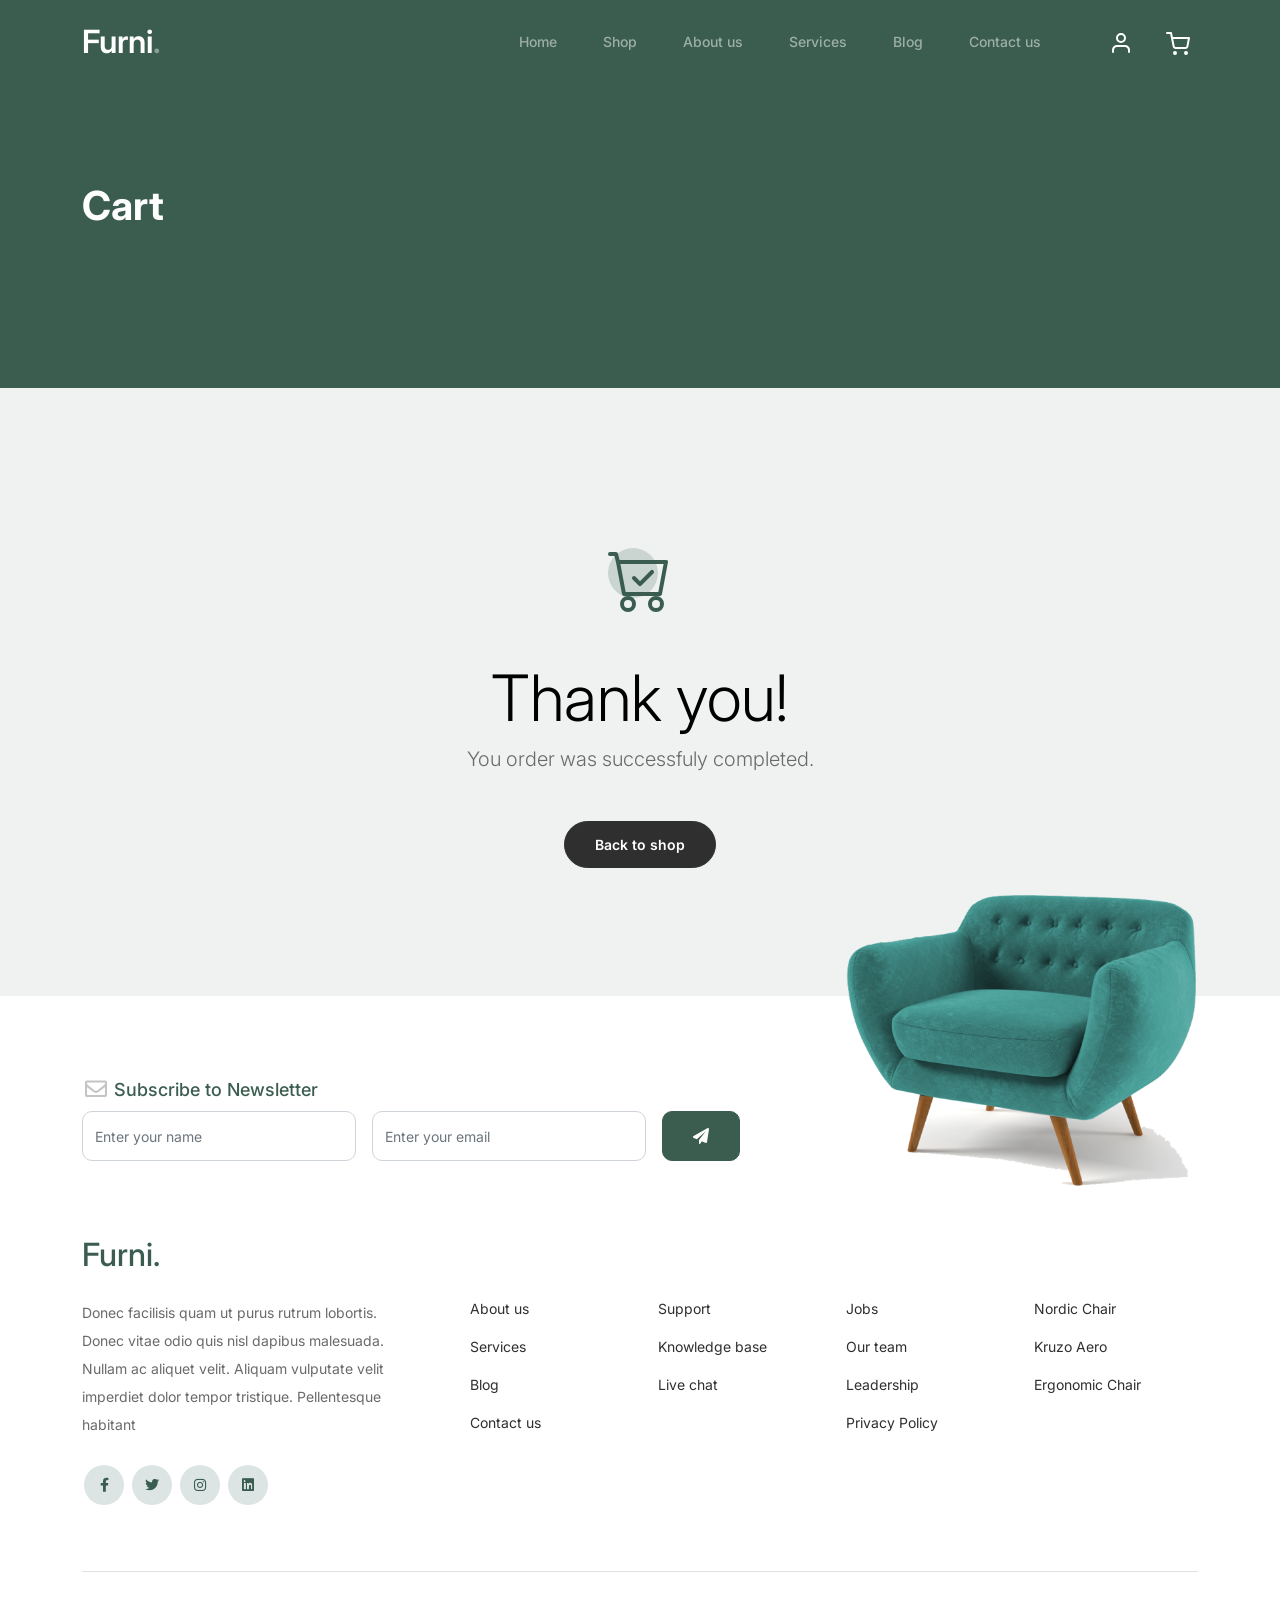
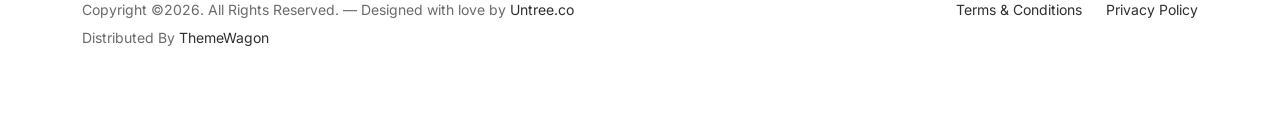
<file: furni-1.0.0/thankyou.html>
<!-- /*
* Bootstrap 5
* Template Name: Furni
* Template Author: Untree.co
* Template URI: https://untree.co/
* License: https://creativecommons.org/licenses/by/3.0/
*/ -->
<!doctype html>
<html lang="en">
<head>
  <meta charset="utf-8">
  <meta name="viewport" content="width=device-width, initial-scale=1, shrink-to-fit=no">
  <meta name="author" content="Untree.co">
  <link rel="shortcut icon" href="favicon.png">

  <meta name="description" content="" />
  <meta name="keywords" content="bootstrap, bootstrap4" />

		<!-- Bootstrap CSS -->
		<link href="css/bootstrap.min.css" rel="stylesheet">
		<link href="https://cdnjs.cloudflare.com/ajax/libs/font-awesome/6.0.0-beta3/css/all.min.css" rel="stylesheet">
		<link href="css/tiny-slider.css" rel="stylesheet">
		<link href="css/style.css" rel="stylesheet">
		<title>Furni Free Bootstrap 5 Template for Furniture and Interior Design Websites by Untree.co </title>
	</head>

	<body>

		<!-- Start Header/Navigation -->
		<nav class="custom-navbar navbar navbar navbar-expand-md navbar-dark bg-dark" arial-label="Furni navigation bar">

			<div class="container">
				<a class="navbar-brand" href="index.html">Furni<span>.</span></a>

				<button class="navbar-toggler" type="button" data-bs-toggle="collapse" data-bs-target="#navbarsFurni" aria-controls="navbarsFurni" aria-expanded="false" aria-label="Toggle navigation">
					<span class="navbar-toggler-icon"></span>
				</button>

				<div class="collapse navbar-collapse" id="navbarsFurni">
					<ul class="custom-navbar-nav navbar-nav ms-auto mb-2 mb-md-0">
						<li class="nav-item ">
							<a class="nav-link" href="index.html">Home</a>
						</li>
						<li><a class="nav-link" href="shop.html">Shop</a></li>
						<li><a class="nav-link" href="about.html">About us</a></li>
						<li><a class="nav-link" href="services.html">Services</a></li>
						<li><a class="nav-link" href="blog.html">Blog</a></li>
						<li><a class="nav-link" href="contact.html">Contact us</a></li>
					</ul>

					<ul class="custom-navbar-cta navbar-nav mb-2 mb-md-0 ms-5">
						<li><a class="nav-link" href="#"><img src="images/user.svg"></a></li>
						<li><a class="nav-link" href="cart.html"><img src="images/cart.svg"></a></li>
					</ul>
				</div>
			</div>
				
		</nav>
		<!-- End Header/Navigation -->

		<!-- Start Hero Section -->
			<div class="hero">
				<div class="container">
					<div class="row justify-content-between">
						<div class="col-lg-5">
							<div class="intro-excerpt">
								<h1>Cart</h1>
							</div>
						</div>
						<div class="col-lg-7">
							
						</div>
					</div>
				</div>
			</div>
		<!-- End Hero Section -->

		

		<div class="untree_co-section">
    <div class="container">
      <div class="row">
        <div class="col-md-12 text-center pt-5">
          <span class="display-3 thankyou-icon text-primary">
            <svg width="1em" height="1em" viewBox="0 0 16 16" class="bi bi-cart-check mb-5" fill="currentColor" xmlns="http://www.w3.org/2000/svg">
              <path fill-rule="evenodd" d="M11.354 5.646a.5.5 0 0 1 0 .708l-3 3a.5.5 0 0 1-.708 0l-1.5-1.5a.5.5 0 1 1 .708-.708L8 8.293l2.646-2.647a.5.5 0 0 1 .708 0z"/>
              <path fill-rule="evenodd" d="M0 1.5A.5.5 0 0 1 .5 1H2a.5.5 0 0 1 .485.379L2.89 3H14.5a.5.5 0 0 1 .491.592l-1.5 8A.5.5 0 0 1 13 12H4a.5.5 0 0 1-.491-.408L2.01 3.607 1.61 2H.5a.5.5 0 0 1-.5-.5zM3.102 4l1.313 7h8.17l1.313-7H3.102zM5 12a2 2 0 1 0 0 4 2 2 0 0 0 0-4zm7 0a2 2 0 1 0 0 4 2 2 0 0 0 0-4zm-7 1a1 1 0 1 0 0 2 1 1 0 0 0 0-2zm7 0a1 1 0 1 0 0 2 1 1 0 0 0 0-2z"/>
            </svg>
          </span>
          <h2 class="display-3 text-black">Thank you!</h2>
          <p class="lead mb-5">You order was successfuly completed.</p>
          <p><a href="shop.html" class="btn btn-sm btn-outline-black">Back to shop</a></p>
        </div>
      </div>
    </div>
  </div>

		<!-- Start Footer Section -->
		<footer class="footer-section">
			<div class="container relative">

				<div class="sofa-img">
					<img src="images/sofa.png" alt="Image" class="img-fluid">
				</div>

				<div class="row">
					<div class="col-lg-8">
						<div class="subscription-form">
							<h3 class="d-flex align-items-center"><span class="me-1"><img src="images/envelope-outline.svg" alt="Image" class="img-fluid"></span><span>Subscribe to Newsletter</span></h3>

							<form action="#" class="row g-3">
								<div class="col-auto">
									<input type="text" class="form-control" placeholder="Enter your name">
								</div>
								<div class="col-auto">
									<input type="email" class="form-control" placeholder="Enter your email">
								</div>
								<div class="col-auto">
									<button class="btn btn-primary">
										<span class="fa fa-paper-plane"></span>
									</button>
								</div>
							</form>

						</div>
					</div>
				</div>

				<div class="row g-5 mb-5">
					<div class="col-lg-4">
						<div class="mb-4 footer-logo-wrap"><a href="#" class="footer-logo">Furni<span>.</span></a></div>
						<p class="mb-4">Donec facilisis quam ut purus rutrum lobortis. Donec vitae odio quis nisl dapibus malesuada. Nullam ac aliquet velit. Aliquam vulputate velit imperdiet dolor tempor tristique. Pellentesque habitant</p>

						<ul class="list-unstyled custom-social">
							<li><a href="#"><span class="fa fa-brands fa-facebook-f"></span></a></li>
							<li><a href="#"><span class="fa fa-brands fa-twitter"></span></a></li>
							<li><a href="#"><span class="fa fa-brands fa-instagram"></span></a></li>
							<li><a href="#"><span class="fa fa-brands fa-linkedin"></span></a></li>
						</ul>
					</div>

					<div class="col-lg-8">
						<div class="row links-wrap">
							<div class="col-6 col-sm-6 col-md-3">
								<ul class="list-unstyled">
									<li><a href="#">About us</a></li>
									<li><a href="#">Services</a></li>
									<li><a href="#">Blog</a></li>
									<li><a href="#">Contact us</a></li>
								</ul>
							</div>

							<div class="col-6 col-sm-6 col-md-3">
								<ul class="list-unstyled">
									<li><a href="#">Support</a></li>
									<li><a href="#">Knowledge base</a></li>
									<li><a href="#">Live chat</a></li>
								</ul>
							</div>

							<div class="col-6 col-sm-6 col-md-3">
								<ul class="list-unstyled">
									<li><a href="#">Jobs</a></li>
									<li><a href="#">Our team</a></li>
									<li><a href="#">Leadership</a></li>
									<li><a href="#">Privacy Policy</a></li>
								</ul>
							</div>

							<div class="col-6 col-sm-6 col-md-3">
								<ul class="list-unstyled">
									<li><a href="#">Nordic Chair</a></li>
									<li><a href="#">Kruzo Aero</a></li>
									<li><a href="#">Ergonomic Chair</a></li>
								</ul>
							</div>
						</div>
					</div>

				</div>

				<div class="border-top copyright">
					<div class="row pt-4">
						<div class="col-lg-6">
							<p class="mb-2 text-center text-lg-start">Copyright &copy;<script>document.write(new Date().getFullYear());</script>. All Rights Reserved. &mdash; Designed with love by <a href="https://untree.co">Untree.co</a> Distributed By <a href="https://themewagon.com">ThemeWagon</a> <!-- License information: https://untree.co/license/ -->
            </p>
						</div>

						<div class="col-lg-6 text-center text-lg-end">
							<ul class="list-unstyled d-inline-flex ms-auto">
								<li class="me-4"><a href="#">Terms &amp; Conditions</a></li>
								<li><a href="#">Privacy Policy</a></li>
							</ul>
						</div>

					</div>
				</div>

			</div>
		</footer>
		<!-- End Footer Section -->	


		<script src="js/bootstrap.bundle.min.js"></script>
		<script src="js/tiny-slider.js"></script>
		<script src="js/custom.js"></script>
	</body>

</html>
</file>
<file: furni-1.0.0/css/tiny-slider.css>
.tns-outer{padding:0 !important}.tns-outer [hidden]{display:none !important}.tns-outer [aria-controls],.tns-outer [data-action]{cursor:pointer}.tns-slider{-webkit-transition:all 0s;-moz-transition:all 0s;transition:all 0s}.tns-slider>.tns-item{-webkit-box-sizing:border-box;-moz-box-sizing:border-box;box-sizing:border-box}.tns-horizontal.tns-subpixel{white-space:nowrap}.tns-horizontal.tns-subpixel>.tns-item{display:inline-block;vertical-align:top;white-space:normal}.tns-horizontal.tns-no-subpixel:after{content:'';display:table;clear:both}.tns-horizontal.tns-no-subpixel>.tns-item{float:left}.tns-horizontal.tns-carousel.tns-no-subpixel>.tns-item{margin-right:-100%}.tns-no-calc{position:relative;left:0}.tns-gallery{position:relative;left:0;min-height:1px}.tns-gallery>.tns-item{position:absolute;left:-100%;-webkit-transition:transform 0s, opacity 0s;-moz-transition:transform 0s, opacity 0s;transition:transform 0s, opacity 0s}.tns-gallery>.tns-slide-active{position:relative;left:auto !important}.tns-gallery>.tns-moving{-webkit-transition:all 0.25s;-moz-transition:all 0.25s;transition:all 0.25s}.tns-autowidth{display:inline-block}.tns-lazy-img{-webkit-transition:opacity 0.6s;-moz-transition:opacity 0.6s;transition:opacity 0.6s;opacity:0.6}.tns-lazy-img.tns-complete{opacity:1}.tns-ah{-webkit-transition:height 0s;-moz-transition:height 0s;transition:height 0s}.tns-ovh{overflow:hidden}.tns-visually-hidden{position:absolute;left:-10000em}.tns-transparent{opacity:0;visibility:hidden}.tns-fadeIn{opacity:1;filter:alpha(opacity=100);z-index:0}.tns-normal,.tns-fadeOut{opacity:0;filter:alpha(opacity=0);z-index:-1}.tns-vpfix{white-space:nowrap}.tns-vpfix>div,.tns-vpfix>li{display:inline-block}.tns-t-subp2{margin:0 auto;width:310px;position:relative;height:10px;overflow:hidden}.tns-t-ct{width:2333.3333333%;width:-webkit-calc(100% * 70 / 3);width:-moz-calc(100% * 70 / 3);width:calc(100% * 70 / 3);position:absolute;right:0}.tns-t-ct:after{content:'';display:table;clear:both}.tns-t-ct>div{width:1.4285714%;width:-webkit-calc(100% / 70);width:-moz-calc(100% / 70);width:calc(100% / 70);height:10px;float:left}

/*# sourceMappingURL=sourcemaps/tiny-slider.css.map */
</file>
<file: furni-1.0.0/css/style.css>
/*
* Template Name: UntreeStore
* Template Author: Untree.co
* Author URI: https://untree.co/
* License: https://creativecommons.org/licenses/by/3.0/
*/
@import url("https://fonts.googleapis.com/css2?family=Inter:wght@400;500;600;700;800&display=swap");
body {
  overflow-x: hidden;
  position: relative; }

body {
  font-family: "Inter", sans-serif;
  font-weight: 400;
  line-height: 28px;
  color: #6a6a6a;
  font-size: 14px;
  background-color: #eff2f1; }

a {
  text-decoration: none;
  -webkit-transition: .3s all ease;
  -o-transition: .3s all ease;
  transition: .3s all ease;
  color: #2f2f2f;
  text-decoration: underline; }
  a:hover {
    color: #2f2f2f;
    text-decoration: none; }
  a.more {
    font-weight: 600; }

.custom-navbar {
  background: #3b5d50 !important;
  padding-top: 20px;
  padding-bottom: 20px; }
  .custom-navbar .navbar-brand {
    font-size: 32px;
    font-weight: 600; }
    .custom-navbar .navbar-brand > span {
      opacity: .4; }
  .custom-navbar .navbar-toggler {
    border-color: transparent; }
    .custom-navbar .navbar-toggler:active, .custom-navbar .navbar-toggler:focus {
      -webkit-box-shadow: none;
      box-shadow: none;
      outline: none; }
  @media (min-width: 992px) {
    .custom-navbar .custom-navbar-nav li {
      margin-left: 15px;
      margin-right: 15px; } }
  .custom-navbar .custom-navbar-nav li a {
    font-weight: 500;
    color: #ffffff !important;
    opacity: .5;
    -webkit-transition: .3s all ease;
    -o-transition: .3s all ease;
    transition: .3s all ease;
    position: relative; }
    @media (min-width: 768px) {
      .custom-navbar .custom-navbar-nav li a:before {
        content: "";
        position: absolute;
        bottom: 0;
        left: 8px;
        right: 8px;
        background: #f9bf29;
        height: 5px;
        opacity: 1;
        visibility: visible;
        width: 0;
        -webkit-transition: .15s all ease-out;
        -o-transition: .15s all ease-out;
        transition: .15s all ease-out; } }
    .custom-navbar .custom-navbar-nav li a:hover {
      opacity: 1; }
      .custom-navbar .custom-navbar-nav li a:hover:before {
        width: calc(100% - 16px); }
  .custom-navbar .custom-navbar-nav li.active a {
    opacity: 1; }
    .custom-navbar .custom-navbar-nav li.active a:before {
      width: calc(100% - 16px); }
  .custom-navbar .custom-navbar-cta {
    margin-left: 0 !important;
    -webkit-box-orient: horizontal;
    -webkit-box-direction: normal;
    -ms-flex-direction: row;
    flex-direction: row; }
    @media (min-width: 768px) {
      .custom-navbar .custom-navbar-cta {
        margin-left: 40px !important; } }
    .custom-navbar .custom-navbar-cta li {
      margin-left: 0px;
      margin-right: 0px; }
      .custom-navbar .custom-navbar-cta li:first-child {
        margin-right: 20px; }

.hero {
  background: #3b5d50;
  padding: calc(4rem - 30px) 0 0rem 0; }
  @media (min-width: 768px) {
    .hero {
      padding: calc(4rem - 30px) 0 4rem 0; } }
  @media (min-width: 992px) {
    .hero {
      padding: calc(8rem - 30px) 0 8rem 0; } }
  .hero .intro-excerpt {
    position: relative;
    z-index: 4; }
    @media (min-width: 992px) {
      .hero .intro-excerpt {
        max-width: 450px; } }
  .hero h1 {
    font-weight: 700;
    color: #ffffff;
    margin-bottom: 30px; }
    @media (min-width: 1400px) {
      .hero h1 {
        font-size: 54px; } }
  .hero p {
    color: rgba(255, 255, 255, 0.5);
    margin-botom: 30px; }
  .hero .hero-img-wrap {
    position: relative; }
    .hero .hero-img-wrap img {
      position: relative;
      top: 0px;
      right: 0px;
      z-index: 2;
      max-width: 780px;
      left: -20px; }
      @media (min-width: 768px) {
        .hero .hero-img-wrap img {
          right: 0px;
          left: -100px; } }
      @media (min-width: 992px) {
        .hero .hero-img-wrap img {
          left: 0px;
          top: -80px;
          position: absolute;
          right: -50px; } }
      @media (min-width: 1200px) {
        .hero .hero-img-wrap img {
          left: 0px;
          top: -80px;
          right: -100px; } }
    .hero .hero-img-wrap:after {
      content: "";
      position: absolute;
      width: 255px;
      height: 217px;
      background-image: url("../images/dots-light.svg");
      background-size: contain;
      background-repeat: no-repeat;
      right: -100px;
      top: -0px; }
      @media (min-width: 1200px) {
        .hero .hero-img-wrap:after {
          top: -40px; } }

.btn {
  font-weight: 600;
  padding: 12px 30px;
  border-radius: 30px;
  color: #ffffff;
  background: #2f2f2f;
  border-color: #2f2f2f; }
  .btn:hover {
    color: #ffffff;
    background: #222222;
    border-color: #222222; }
  .btn:active, .btn:focus {
    outline: none !important;
    -webkit-box-shadow: none;
    box-shadow: none; }
  .btn.btn-primary {
    background: #3b5d50;
    border-color: #3b5d50; }
    .btn.btn-primary:hover {
      background: #314d43;
      border-color: #314d43; }
  .btn.btn-secondary {
    color: #2f2f2f;
    background: #f9bf29;
    border-color: #f9bf29; }
    .btn.btn-secondary:hover {
      background: #f8b810;
      border-color: #f8b810; }
  .btn.btn-white-outline {
    background: transparent;
    border-width: 2px;
    border-color: rgba(255, 255, 255, 0.3); }
    .btn.btn-white-outline:hover {
      border-color: white;
      color: #ffffff; }

.section-title {
  color: #2f2f2f; }

.product-section {
  padding: 7rem 0; }
  .product-section .product-item {
    text-align: center;
    text-decoration: none;
    display: block;
    position: relative;
    padding-bottom: 50px;
    cursor: pointer; }
    .product-section .product-item .product-thumbnail {
      margin-bottom: 30px;
      position: relative;
      top: 0;
      -webkit-transition: .3s all ease;
      -o-transition: .3s all ease;
      transition: .3s all ease; }
    .product-section .product-item h3 {
      font-weight: 600;
      font-size: 16px; }
    .product-section .product-item strong {
      font-weight: 800 !important;
      font-size: 18px !important; }
    .product-section .product-item h3, .product-section .product-item strong {
      color: #2f2f2f;
      text-decoration: none; }
    .product-section .product-item .icon-cross {
      position: absolute;
      width: 35px;
      height: 35px;
      display: inline-block;
      background: #2f2f2f;
      bottom: 15px;
      left: 50%;
      -webkit-transform: translateX(-50%);
      -ms-transform: translateX(-50%);
      transform: translateX(-50%);
      margin-bottom: -17.5px;
      border-radius: 50%;
      opacity: 0;
      visibility: hidden;
      -webkit-transition: .3s all ease;
      -o-transition: .3s all ease;
      transition: .3s all ease; }
      .product-section .product-item .icon-cross img {
        position: absolute;
        left: 50%;
        top: 50%;
        -webkit-transform: translate(-50%, -50%);
        -ms-transform: translate(-50%, -50%);
        transform: translate(-50%, -50%); }
    .product-section .product-item:before {
      bottom: 0;
      left: 0;
      right: 0;
      position: absolute;
      content: "";
      background: #dce5e4;
      height: 0%;
      z-index: -1;
      border-radius: 10px;
      -webkit-transition: .3s all ease;
      -o-transition: .3s all ease;
      transition: .3s all ease; }
    .product-section .product-item:hover .product-thumbnail {
      top: -25px; }
    .product-section .product-item:hover .icon-cross {
      bottom: 0;
      opacity: 1;
      visibility: visible; }
    .product-section .product-item:hover:before {
      height: 70%; }

.why-choose-section {
  padding: 7rem 0; }
  .why-choose-section .img-wrap {
    position: relative; }
    .why-choose-section .img-wrap:before {
      position: absolute;
      content: "";
      width: 255px;
      height: 217px;
      background-image: url("../images/dots-yellow.svg");
      background-repeat: no-repeat;
      background-size: contain;
      -webkit-transform: translate(-40%, -40%);
      -ms-transform: translate(-40%, -40%);
      transform: translate(-40%, -40%);
      z-index: -1; }
    .why-choose-section .img-wrap img {
      border-radius: 20px; }

.feature {
  margin-bottom: 30px; }
  .feature .icon {
    display: inline-block;
    position: relative;
    margin-bottom: 20px; }
    .feature .icon:before {
      content: "";
      width: 33px;
      height: 33px;
      position: absolute;
      background: rgba(59, 93, 80, 0.2);
      border-radius: 50%;
      right: -8px;
      bottom: 0; }
  .feature h3 {
    font-size: 14px;
    color: #2f2f2f; }
  .feature p {
    font-size: 14px;
    line-height: 22px;
    color: #6a6a6a; }

.we-help-section {
  padding: 7rem 0; }
  .we-help-section .imgs-grid {
    display: -ms-grid;
    display: grid;
    -ms-grid-columns: (1fr)[27];
    grid-template-columns: repeat(27, 1fr);
    position: relative; }
    .we-help-section .imgs-grid:before {
      position: absolute;
      content: "";
      width: 255px;
      height: 217px;
      background-image: url("../images/dots-green.svg");
      background-size: contain;
      background-repeat: no-repeat;
      -webkit-transform: translate(-40%, -40%);
      -ms-transform: translate(-40%, -40%);
      transform: translate(-40%, -40%);
      z-index: -1; }
    .we-help-section .imgs-grid .grid {
      position: relative; }
      .we-help-section .imgs-grid .grid img {
        border-radius: 20px;
        max-width: 100%; }
      .we-help-section .imgs-grid .grid.grid-1 {
        -ms-grid-column: 1;
        -ms-grid-column-span: 18;
        grid-column: 1 / span 18;
        -ms-grid-row: 1;
        -ms-grid-row-span: 27;
        grid-row: 1 / span 27; }
      .we-help-section .imgs-grid .grid.grid-2 {
        -ms-grid-column: 19;
        -ms-grid-column-span: 27;
        grid-column: 19 / span 27;
        -ms-grid-row: 1;
        -ms-grid-row-span: 5;
        grid-row: 1 / span 5;
        padding-left: 20px; }
      .we-help-section .imgs-grid .grid.grid-3 {
        -ms-grid-column: 14;
        -ms-grid-column-span: 16;
        grid-column: 14 / span 16;
        -ms-grid-row: 6;
        -ms-grid-row-span: 27;
        grid-row: 6 / span 27;
        padding-top: 20px; }

.custom-list {
  width: 100%; }
  .custom-list li {
    display: inline-block;
    width: calc(50% - 20px);
    margin-bottom: 12px;
    line-height: 1.5;
    position: relative;
    padding-left: 20px; }
    .custom-list li:before {
      content: "";
      width: 8px;
      height: 8px;
      border-radius: 50%;
      border: 2px solid #3b5d50;
      position: absolute;
      left: 0;
      top: 8px; }

.popular-product {
  padding: 0 0 7rem 0; }
  .popular-product .product-item-sm h3 {
    font-size: 14px;
    font-weight: 700;
    color: #2f2f2f; }
  .popular-product .product-item-sm a {
    text-decoration: none;
    color: #2f2f2f;
    -webkit-transition: .3s all ease;
    -o-transition: .3s all ease;
    transition: .3s all ease; }
    .popular-product .product-item-sm a:hover {
      color: rgba(47, 47, 47, 0.5); }
  .popular-product .product-item-sm p {
    line-height: 1.4;
    margin-bottom: 10px;
    font-size: 14px; }
  .popular-product .product-item-sm .thumbnail {
    margin-right: 10px;
    -webkit-box-flex: 0;
    -ms-flex: 0 0 120px;
    flex: 0 0 120px;
    position: relative; }
    .popular-product .product-item-sm .thumbnail:before {
      content: "";
      position: absolute;
      border-radius: 20px;
      background: #dce5e4;
      width: 98px;
      height: 98px;
      top: 50%;
      left: 50%;
      -webkit-transform: translate(-50%, -50%);
      -ms-transform: translate(-50%, -50%);
      transform: translate(-50%, -50%);
      z-index: -1; }

.testimonial-section {
  padding: 3rem 0 7rem 0; }

.testimonial-slider-wrap {
  position: relative; }
  .testimonial-slider-wrap .tns-inner {
    padding-top: 30px; }
  .testimonial-slider-wrap .item .testimonial-block blockquote {
    font-size: 16px; }
    @media (min-width: 768px) {
      .testimonial-slider-wrap .item .testimonial-block blockquote {
        line-height: 32px;
        font-size: 18px; } }
  .testimonial-slider-wrap .item .testimonial-block .author-info .author-pic {
    margin-bottom: 20px; }
    .testimonial-slider-wrap .item .testimonial-block .author-info .author-pic img {
      max-width: 80px;
      border-radius: 50%; }
  .testimonial-slider-wrap .item .testimonial-block .author-info h3 {
    font-size: 14px;
    font-weight: 700;
    color: #2f2f2f;
    margin-bottom: 0; }
  .testimonial-slider-wrap #testimonial-nav {
    position: absolute;
    top: 50%;
    z-index: 99;
    width: 100%;
    display: none; }
    @media (min-width: 768px) {
      .testimonial-slider-wrap #testimonial-nav {
        display: block; } }
    .testimonial-slider-wrap #testimonial-nav > span {
      cursor: pointer;
      position: absolute;
      width: 58px;
      height: 58px;
      line-height: 58px;
      border-radius: 50%;
      background: rgba(59, 93, 80, 0.1);
      color: #2f2f2f;
      -webkit-transition: .3s all ease;
      -o-transition: .3s all ease;
      transition: .3s all ease; }
      .testimonial-slider-wrap #testimonial-nav > span:hover {
        background: #3b5d50;
        color: #ffffff; }
    .testimonial-slider-wrap #testimonial-nav .prev {
      left: -10px; }
    .testimonial-slider-wrap #testimonial-nav .next {
      right: 0; }
  .testimonial-slider-wrap .tns-nav {
    position: absolute;
    bottom: -50px;
    left: 50%;
    -webkit-transform: translateX(-50%);
    -ms-transform: translateX(-50%);
    transform: translateX(-50%); }
    .testimonial-slider-wrap .tns-nav button {
      background: none;
      border: none;
      display: inline-block;
      position: relative;
      width: 0 !important;
      height: 7px !important;
      margin: 2px; }
      .testimonial-slider-wrap .tns-nav button:active, .testimonial-slider-wrap .tns-nav button:focus, .testimonial-slider-wrap .tns-nav button:hover {
        outline: none;
        -webkit-box-shadow: none;
        box-shadow: none;
        background: none; }
      .testimonial-slider-wrap .tns-nav button:before {
        display: block;
        width: 7px;
        height: 7px;
        left: 0;
        top: 0;
        position: absolute;
        content: "";
        border-radius: 50%;
        -webkit-transition: .3s all ease;
        -o-transition: .3s all ease;
        transition: .3s all ease;
        background-color: #d6d6d6; }
      .testimonial-slider-wrap .tns-nav button:hover:before, .testimonial-slider-wrap .tns-nav button.tns-nav-active:before {
        background-color: #3b5d50; }

.before-footer-section {
  padding: 7rem 0 12rem 0 !important; }

.blog-section {
  padding: 7rem 0 12rem 0; }
  .blog-section .post-entry a {
    text-decoration: none; }
  .blog-section .post-entry .post-thumbnail {
    display: block;
    margin-bottom: 20px; }
    .blog-section .post-entry .post-thumbnail img {
      border-radius: 20px;
      -webkit-transition: .3s all ease;
      -o-transition: .3s all ease;
      transition: .3s all ease; }
  .blog-section .post-entry .post-content-entry {
    padding-left: 15px;
    padding-right: 15px; }
    .blog-section .post-entry .post-content-entry h3 {
      font-size: 16px;
      margin-bottom: 0;
      font-weight: 600;
      margin-bottom: 7px; }
    .blog-section .post-entry .post-content-entry .meta {
      font-size: 14px; }
      .blog-section .post-entry .post-content-entry .meta a {
        font-weight: 600; }
  .blog-section .post-entry:hover .post-thumbnail img, .blog-section .post-entry:focus .post-thumbnail img {
    opacity: .7; }

.footer-section {
  padding: 80px 0;
  background: #ffffff; }
  .footer-section .relative {
    position: relative; }
  .footer-section a {
    text-decoration: none;
    color: #2f2f2f;
    -webkit-transition: .3s all ease;
    -o-transition: .3s all ease;
    transition: .3s all ease; }
    .footer-section a:hover {
      color: rgba(47, 47, 47, 0.5); }
  .footer-section .subscription-form {
    margin-bottom: 40px;
    position: relative;
    z-index: 2;
    margin-top: 100px; }
    @media (min-width: 992px) {
      .footer-section .subscription-form {
        margin-top: 0px;
        margin-bottom: 80px; } }
    .footer-section .subscription-form h3 {
      font-size: 18px;
      font-weight: 500;
      color: #3b5d50; }
    .footer-section .subscription-form .form-control {
      height: 50px;
      border-radius: 10px;
      font-family: "Inter", sans-serif; }
      .footer-section .subscription-form .form-control:active, .footer-section .subscription-form .form-control:focus {
        outline: none;
        -webkit-box-shadow: none;
        box-shadow: none;
        border-color: #3b5d50;
        -webkit-box-shadow: 0 1px 4px 0 rgba(0, 0, 0, 0.2);
        box-shadow: 0 1px 4px 0 rgba(0, 0, 0, 0.2); }
      .footer-section .subscription-form .form-control::-webkit-input-placeholder {
        font-size: 14px; }
      .footer-section .subscription-form .form-control::-moz-placeholder {
        font-size: 14px; }
      .footer-section .subscription-form .form-control:-ms-input-placeholder {
        font-size: 14px; }
      .footer-section .subscription-form .form-control:-moz-placeholder {
        font-size: 14px; }
    .footer-section .subscription-form .btn {
      border-radius: 10px !important; }
  .footer-section .sofa-img {
    position: absolute;
    top: -200px;
    z-index: 1;
    right: 0; }
    .footer-section .sofa-img img {
      max-width: 380px; }
  .footer-section .links-wrap {
    margin-top: 0px; }
    @media (min-width: 992px) {
      .footer-section .links-wrap {
        margin-top: 54px; } }
    .footer-section .links-wrap ul li {
      margin-bottom: 10px; }
  .footer-section .footer-logo-wrap .footer-logo {
    font-size: 32px;
    font-weight: 500;
    text-decoration: none;
    color: #3b5d50; }
  .footer-section .custom-social li {
    margin: 2px;
    display: inline-block; }
    .footer-section .custom-social li a {
      width: 40px;
      height: 40px;
      text-align: center;
      line-height: 40px;
      display: inline-block;
      background: #dce5e4;
      color: #3b5d50;
      border-radius: 50%; }
      .footer-section .custom-social li a:hover {
        background: #3b5d50;
        color: #ffffff; }
  .footer-section .border-top {
    border-color: #dce5e4; }
    .footer-section .border-top.copyright {
      font-size: 14px !important; }

.untree_co-section {
  padding: 7rem 0; }

.form-control {
  height: 50px;
  border-radius: 10px;
  font-family: "Inter", sans-serif; }
  .form-control:active, .form-control:focus {
    outline: none;
    -webkit-box-shadow: none;
    box-shadow: none;
    border-color: #3b5d50;
    -webkit-box-shadow: 0 1px 4px 0 rgba(0, 0, 0, 0.2);
    box-shadow: 0 1px 4px 0 rgba(0, 0, 0, 0.2); }
  .form-control::-webkit-input-placeholder {
    font-size: 14px; }
  .form-control::-moz-placeholder {
    font-size: 14px; }
  .form-control:-ms-input-placeholder {
    font-size: 14px; }
  .form-control:-moz-placeholder {
    font-size: 14px; }

.service {
  line-height: 1.5; }
  .service .service-icon {
    border-radius: 10px;
    -webkit-box-flex: 0;
    -ms-flex: 0 0 50px;
    flex: 0 0 50px;
    height: 50px;
    line-height: 50px;
    text-align: center;
    background: #3b5d50;
    margin-right: 20px;
    color: #ffffff; }

textarea {
  height: auto !important; }

.site-blocks-table {
  overflow: auto; }
  .site-blocks-table .product-thumbnail {
    width: 200px; }
  .site-blocks-table .btn {
    padding: 2px 10px; }
  .site-blocks-table thead th {
    padding: 30px;
    text-align: center;
    border-width: 0px !important;
    vertical-align: middle;
    color: rgba(0, 0, 0, 0.8);
    font-size: 18px; }
  .site-blocks-table td {
    padding: 20px;
    text-align: center;
    vertical-align: middle;
    color: rgba(0, 0, 0, 0.8); }
  .site-blocks-table tbody tr:first-child td {
    border-top: 1px solid #3b5d50 !important; }
  .site-blocks-table .btn {
    background: none !important;
    color: #000000;
    border: none;
    height: auto !important; }

.site-block-order-table th {
  border-top: none !important;
  border-bottom-width: 1px !important; }

.site-block-order-table td, .site-block-order-table th {
  color: #000000; }

.couponcode-wrap input {
  border-radius: 10px !important; }

.text-primary {
  color: #3b5d50 !important; }

.thankyou-icon {
  position: relative;
  color: #3b5d50; }
  .thankyou-icon:before {
    position: absolute;
    content: "";
    width: 50px;
    height: 50px;
    border-radius: 50%;
    background: rgba(59, 93, 80, 0.2); }
</file>
